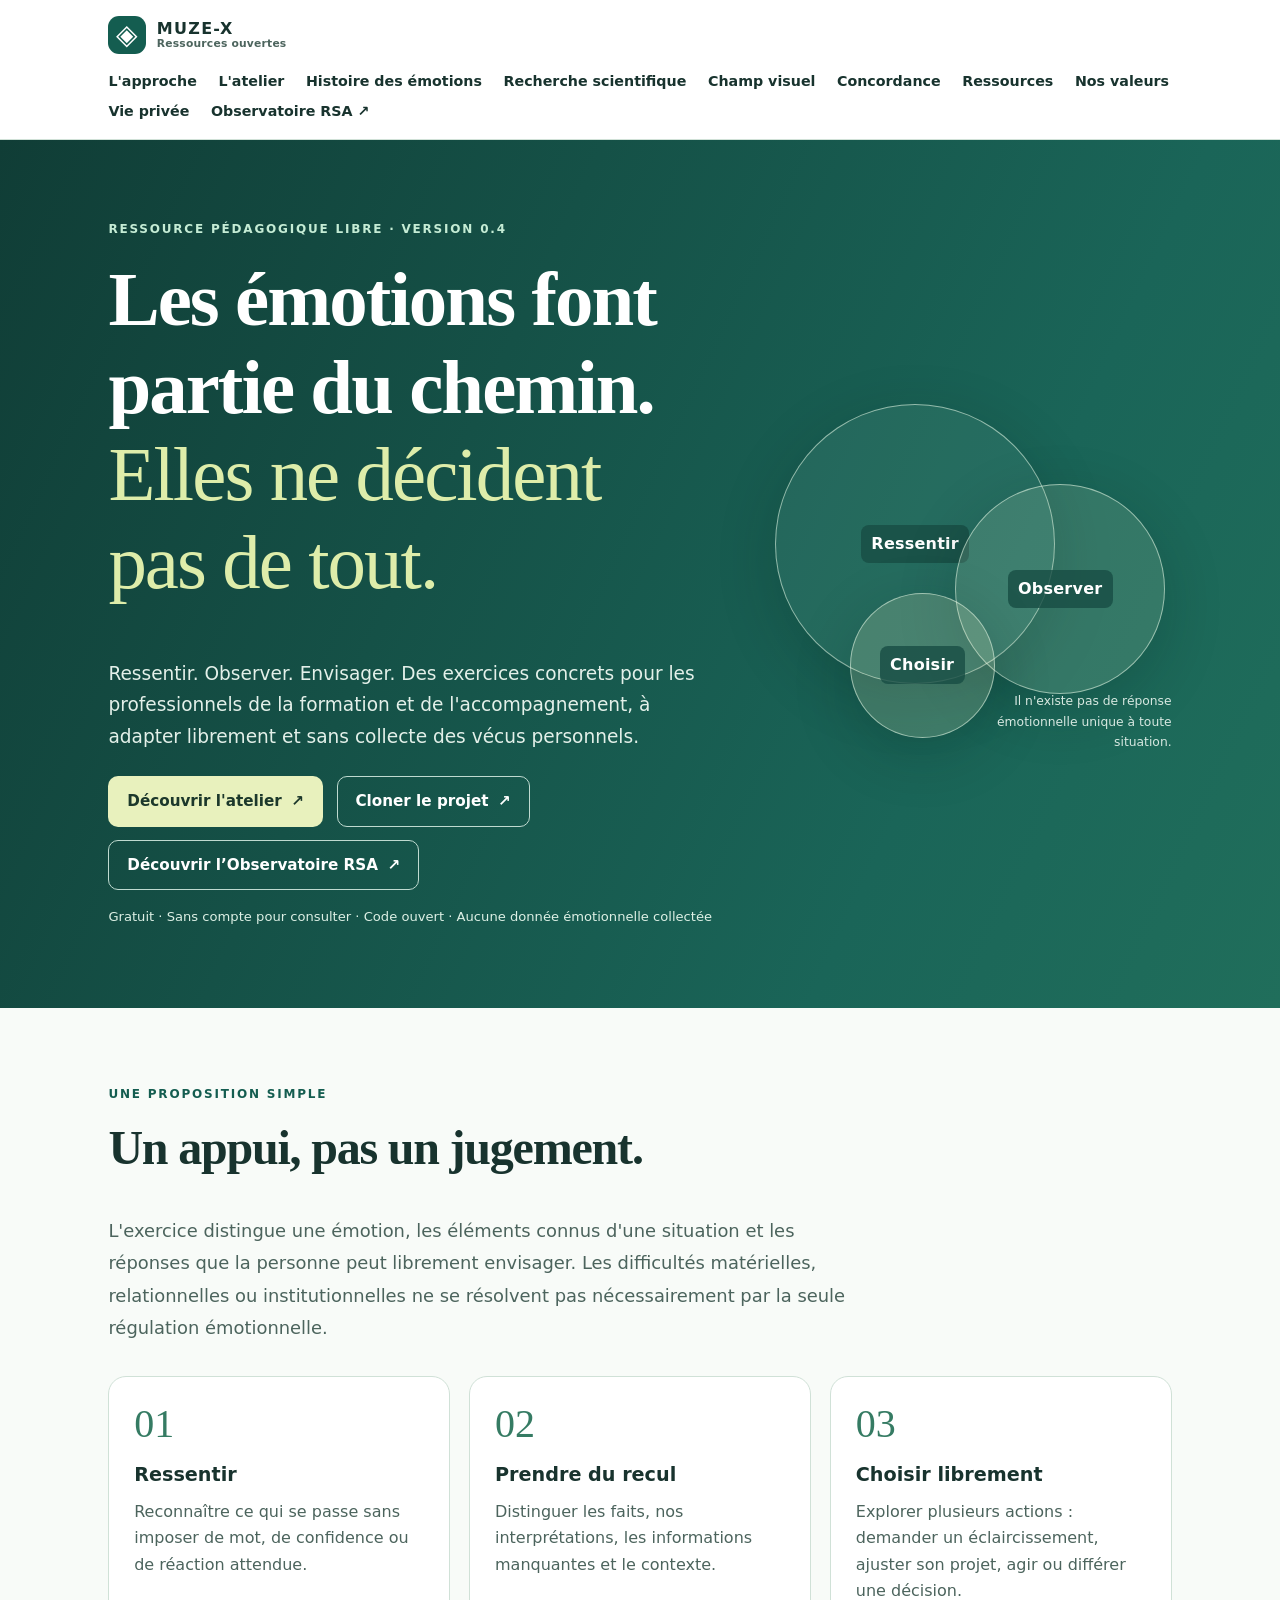
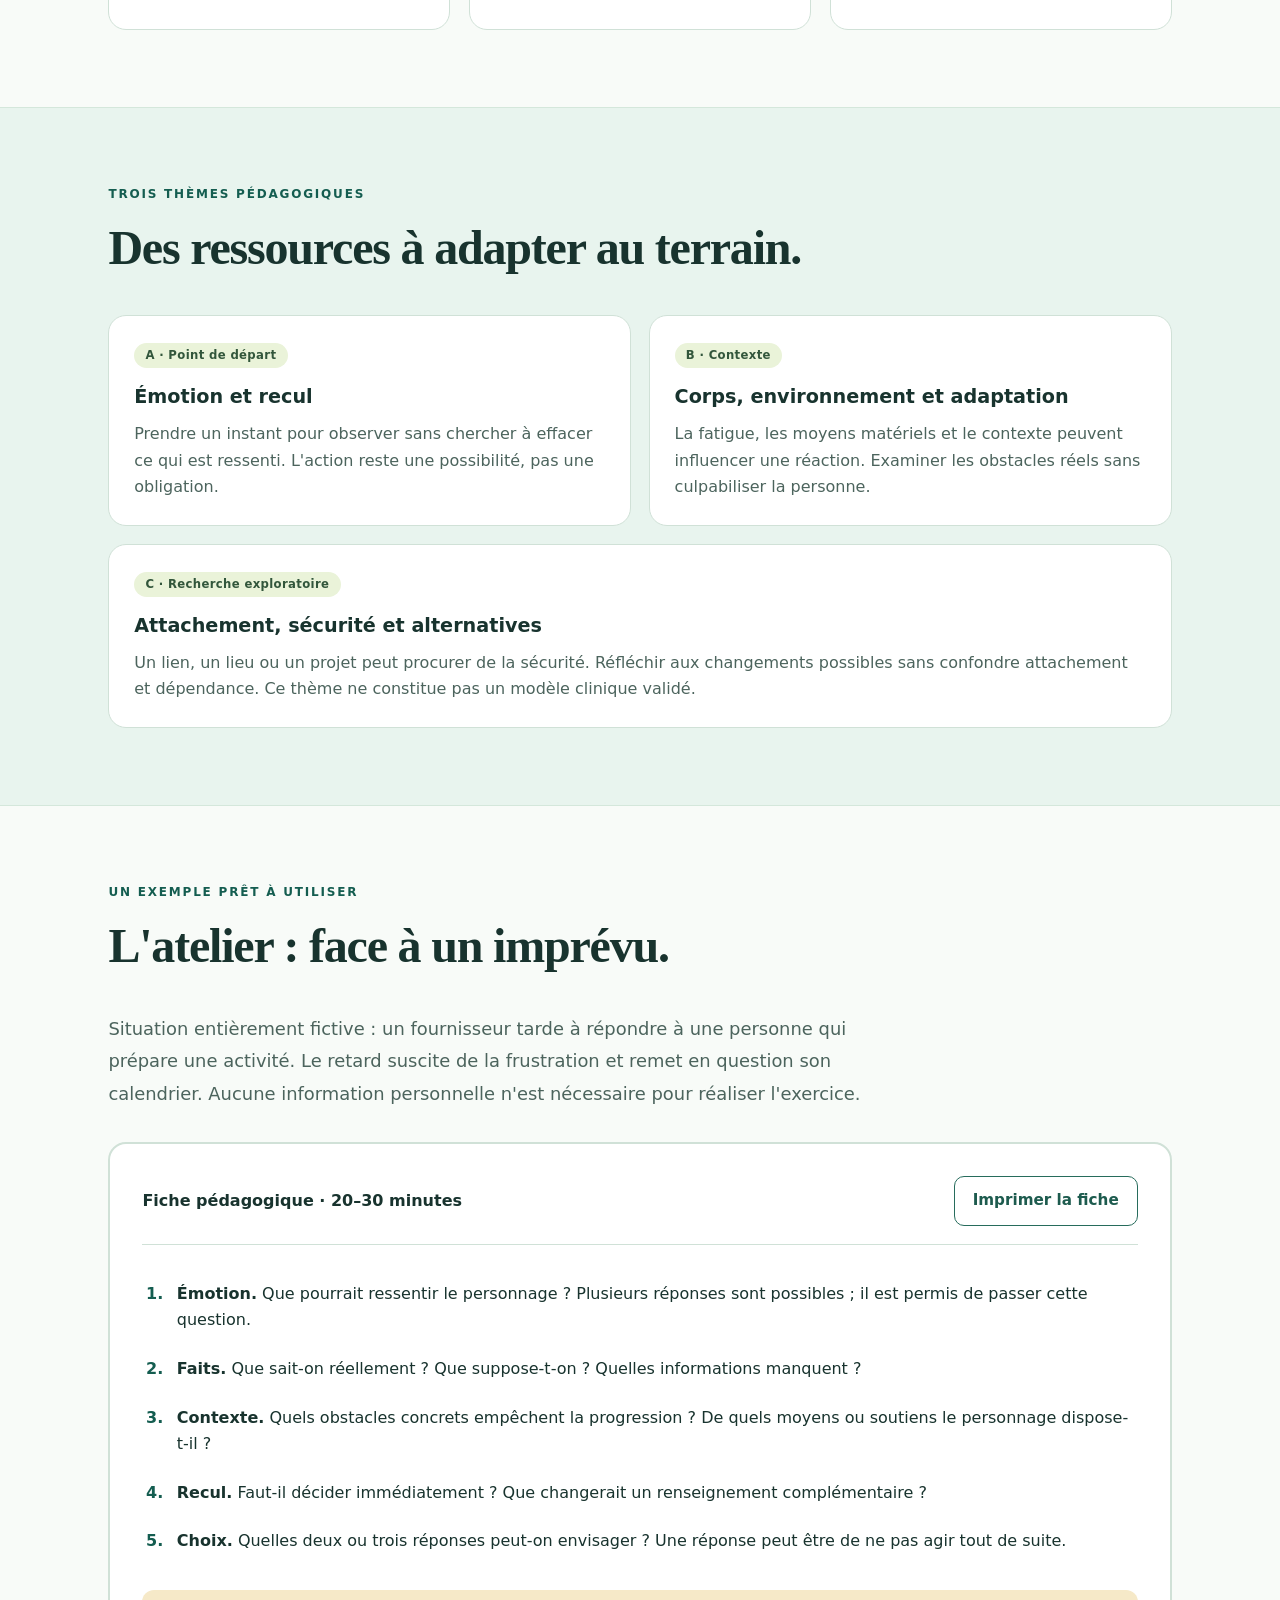
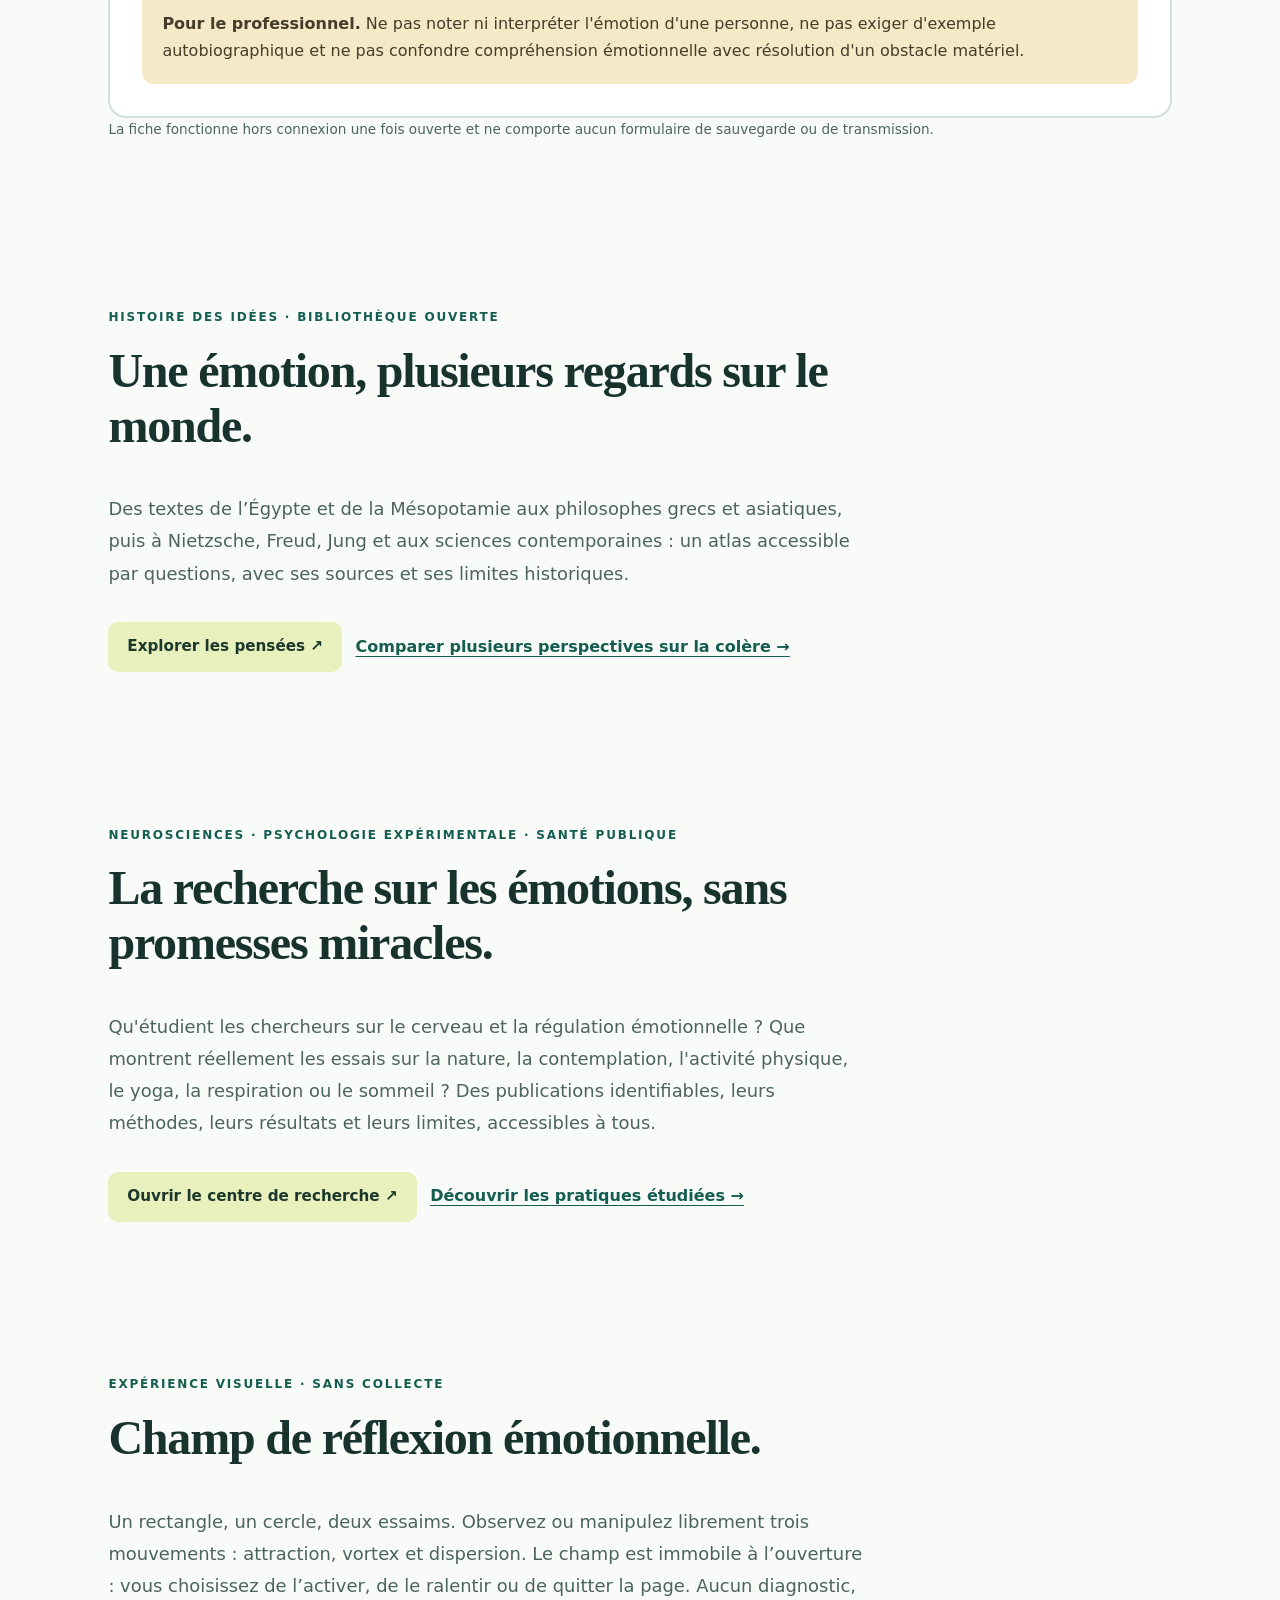
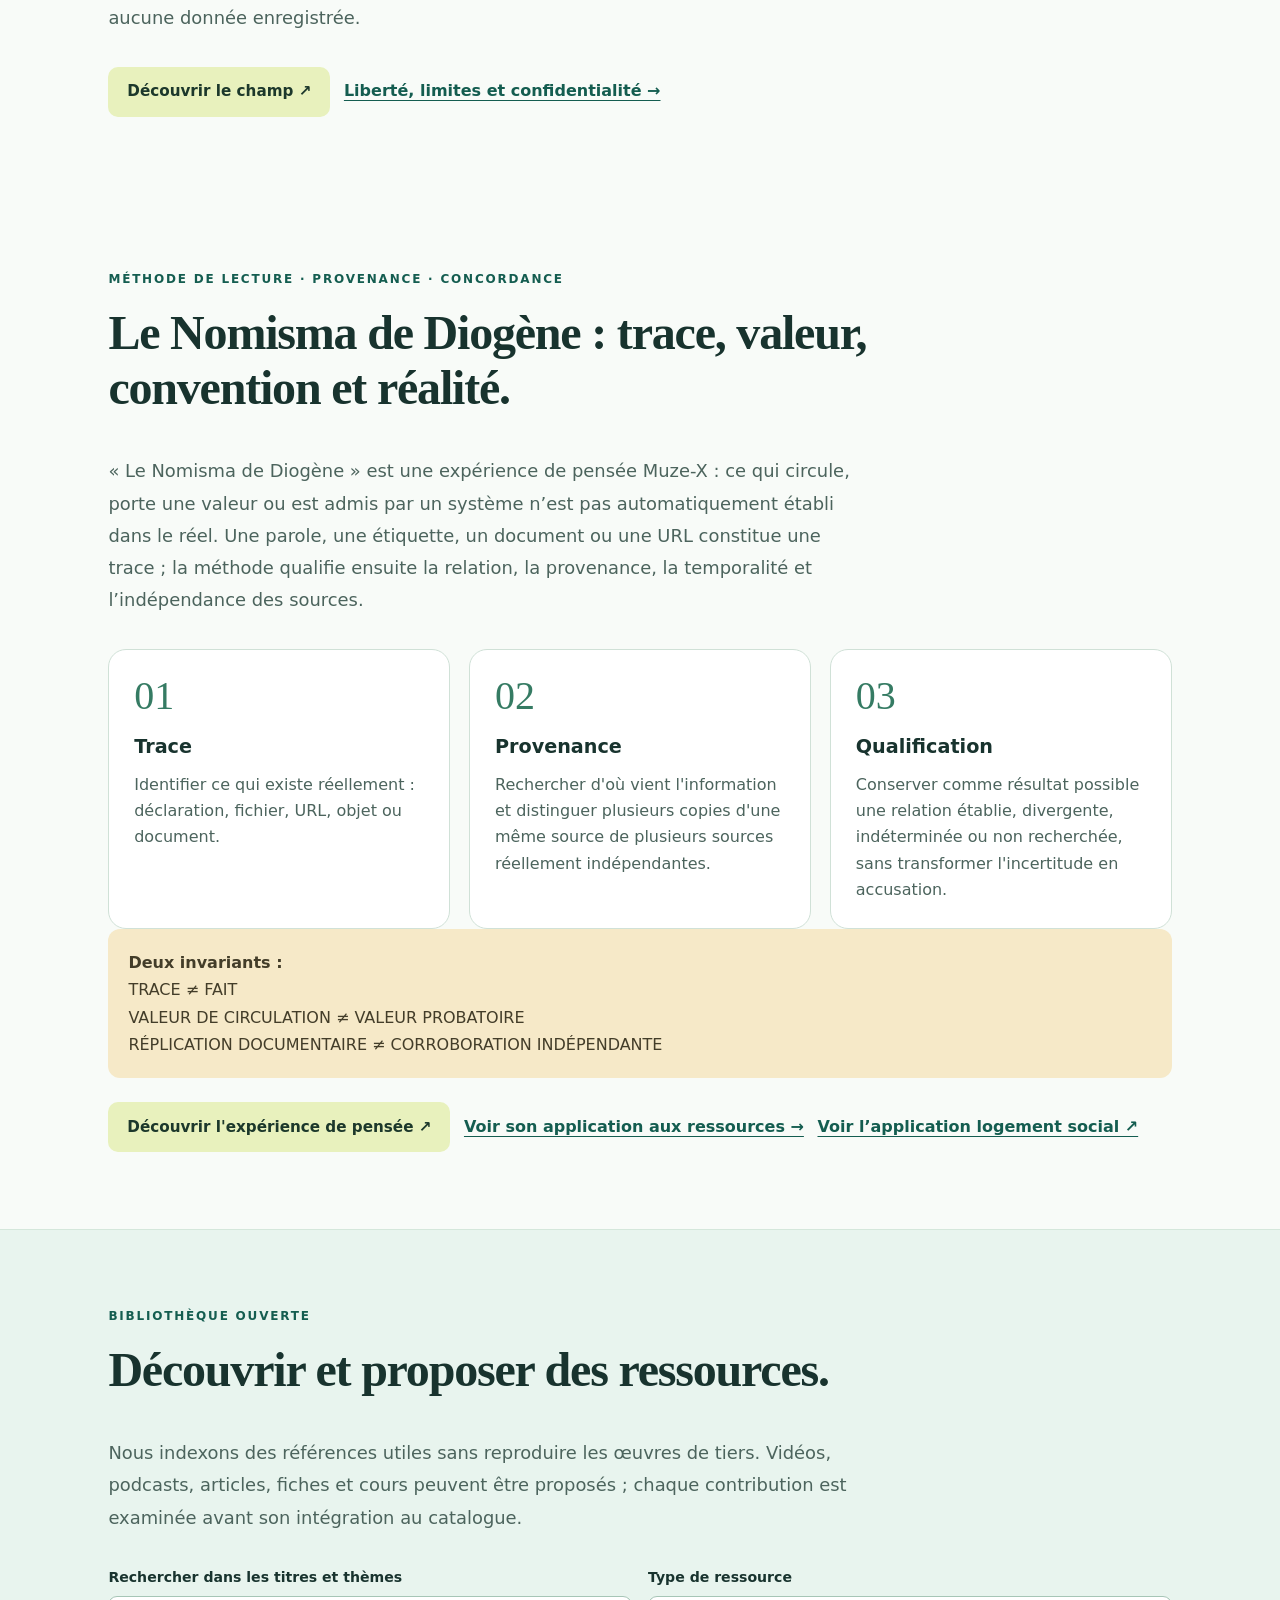
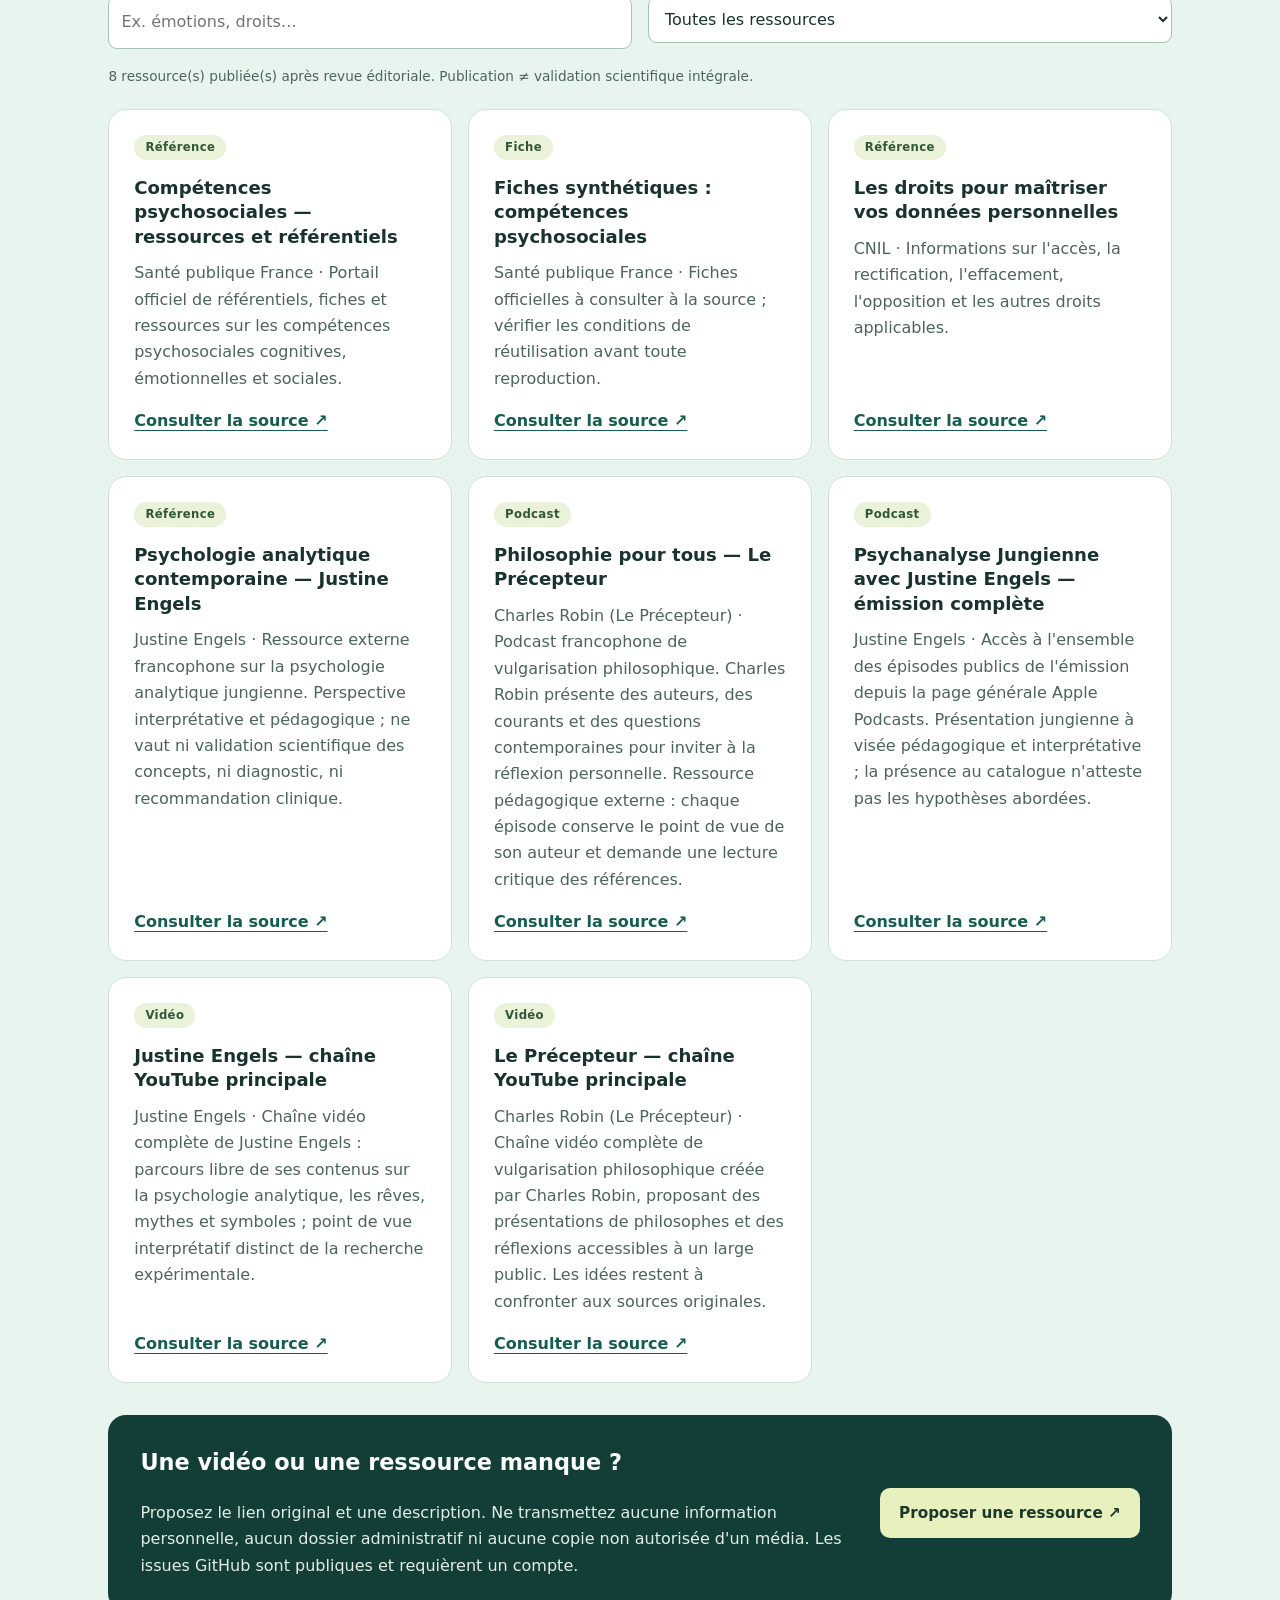
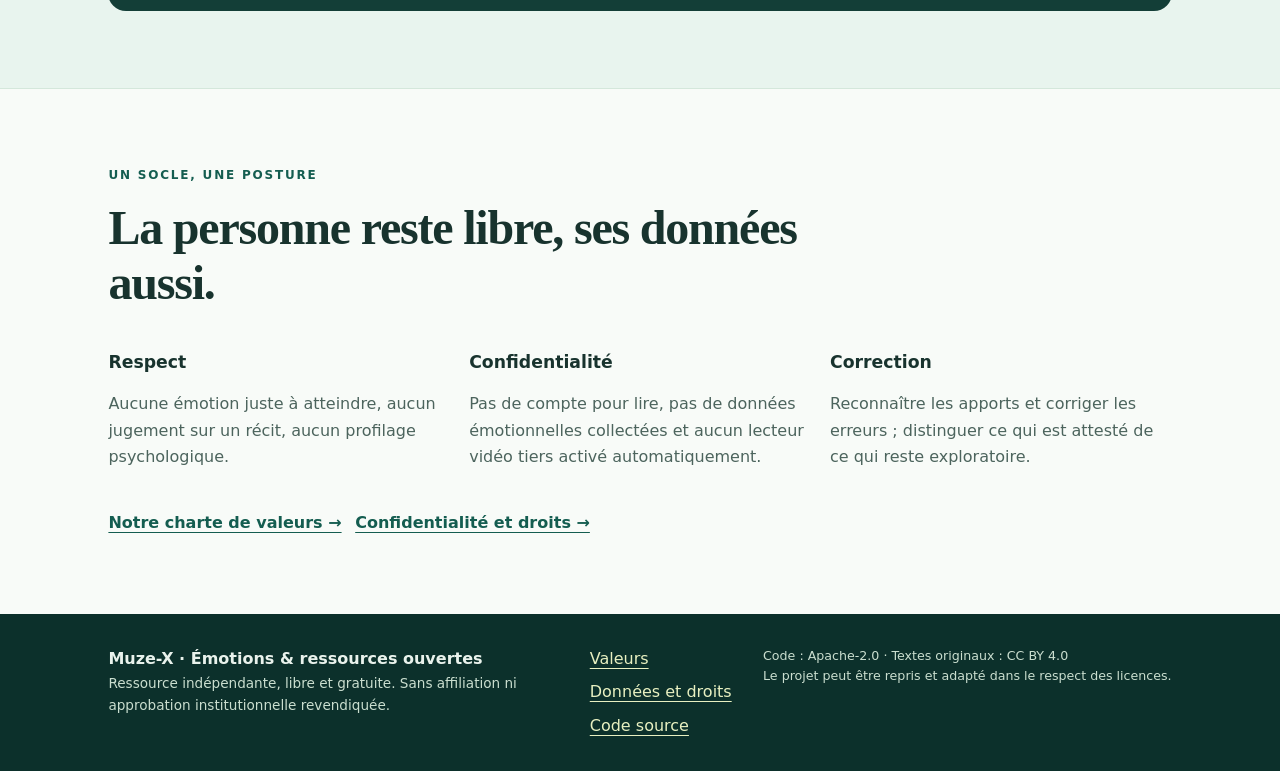
<file: index.html>
<!doctype html>
<html lang="fr">
<head>
<meta charset="utf-8">
<meta name="viewport" content="width=device-width,initial-scale=1">
<meta name="description" content="Ressources pédagogiques libres sur les émotions, le recul et les possibilités d'action. Gratuit, accessible et respectueux des données personnelles.">
<meta name="referrer" content="no-referrer">
<meta http-equiv="Content-Security-Policy" content="default-src 'self'; style-src 'self'; script-src 'self'; img-src 'self' data:; connect-src 'self'; object-src 'none'; base-uri 'self'; form-action 'none'; frame-src 'none'">
<meta name="theme-color" content="#123d38">
<title>Émotions & ressources ouvertes — Muze-X</title>
<link rel="stylesheet" href="assets/styles.css">
<script src="assets/app.js" defer></script>
</head>
<body>
<a class="skip-link" href="#main">Aller au contenu</a>
<header class="top">
  <div class="wrap top-inner">
    <a class="wordmark" href="./" aria-label="Émotions & ressources ouvertes, accueil"><span class="symbol" aria-hidden="true">◈</span><span>MUZE-X <small>Ressources ouvertes</small></span></a>
    <nav aria-label="Navigation principale"><a href="#approche">L'approche</a><a href="#atelier">L'atelier</a><a href="pensees.html">Histoire des émotions</a><a href="recherche.html">Recherche scientifique</a><a href="champ-emotionnel.html">Champ visuel</a><a href="#ressources">Ressources</a><a href="valeurs.html">Nos valeurs</a><a href="privacy.html">Vie privée</a><a href="https://muse-irs.github.io/ardeche-rsa-insertion-parcours-observatoire-public/" target="_blank" rel="noopener noreferrer" referrerpolicy="no-referrer">Observatoire RSA ↗</a></nav>
  </div>
</header>
<main id="main">
  <div class="hero">
    <div class="wrap hero-grid">
      <div>
        <p class="eyebrow">Ressource pédagogique libre · Version 0.4</p>
        <h1>Les émotions font partie du chemin.<br><em>Elles ne décident pas de tout.</em></h1>
        <p class="intro">Ressentir. Observer. Envisager. Des exercices concrets pour les professionnels de la formation et de l'accompagnement, à adapter librement et sans collecte des vécus personnels.</p>
        <div class="actions"><a class="button main-button" href="#atelier">Découvrir l'atelier <span aria-hidden="true">↗</span></a><a class="button ghost-button" href="https://github.com/Muse-IRS/muze-x-emotions-open-resources" target="_blank" rel="noopener noreferrer" referrerpolicy="no-referrer">Cloner le projet <span aria-hidden="true">↗</span></a><a class="button ghost-button" href="https://muse-irs.github.io/ardeche-rsa-insertion-parcours-observatoire-public/" target="_blank" rel="noopener noreferrer" referrerpolicy="no-referrer">Découvrir l’Observatoire RSA <span aria-hidden="true">↗</span></a></div>
        <p class="quiet">Gratuit · Sans compte pour consulter · Code ouvert · Aucune donnée émotionnelle collectée</p>
      </div>
      <div class="hero-art" aria-label="Illustration abstraite de trois possibilités ouvertes">
        <div class="orbit o-one"><span>Ressentir</span></div><div class="orbit o-two"><span>Observer</span></div><div class="orbit o-three"><span>Choisir</span></div>
        <p>Il n'existe pas de réponse émotionnelle unique à toute situation.</p>
      </div>
    </div>
  </div>
  <section class="wrap section" id="approche" aria-labelledby="approche-titre">
    <p class="eyebrow">Une proposition simple</p><h2 id="approche-titre">Un appui, pas un jugement.</h2>
    <p class="section-lead">L'exercice distingue une émotion, les éléments connus d'une situation et les réponses que la personne peut librement envisager. Les difficultés matérielles, relationnelles ou institutionnelles ne se résolvent pas nécessairement par la seule régulation émotionnelle.</p>
    <div class="three-col">
      <article class="step"><span class="step-no">01</span><h3>Ressentir</h3><p>Reconnaître ce qui se passe sans imposer de mot, de confidence ou de réaction attendue.</p></article>
      <article class="step"><span class="step-no">02</span><h3>Prendre du recul</h3><p>Distinguer les faits, nos interprétations, les informations manquantes et le contexte.</p></article>
      <article class="step"><span class="step-no">03</span><h3>Choisir librement</h3><p>Explorer plusieurs actions : demander un éclaircissement, ajuster son projet, agir ou différer une décision.</p></article>
    </div>
  </section>
  <section class="soft section" id="axes" aria-labelledby="axes-titre"><div class="wrap">
    <p class="eyebrow">Trois thèmes pédagogiques</p><h2 id="axes-titre">Des ressources à adapter au terrain.</h2>
    <div class="two-col">
      <article class="panel"><span class="tag">A · Point de départ</span><h3>Émotion et recul</h3><p>Prendre un instant pour observer sans chercher à effacer ce qui est ressenti. L'action reste une possibilité, pas une obligation.</p></article>
      <article class="panel"><span class="tag">B · Contexte</span><h3>Corps, environnement et adaptation</h3><p>La fatigue, les moyens matériels et le contexte peuvent influencer une réaction. Examiner les obstacles réels sans culpabiliser la personne.</p></article>
      <article class="panel full"><span class="tag">C · Recherche exploratoire</span><h3>Attachement, sécurité et alternatives</h3><p>Un lien, un lieu ou un projet peut procurer de la sécurité. Réfléchir aux changements possibles sans confondre attachement et dépendance. Ce thème ne constitue pas un modèle clinique validé.</p></article>
    </div>
  </div></section>
  <section class="wrap section" id="atelier" aria-labelledby="atelier-titre">
    <p class="eyebrow">Un exemple prêt à utiliser</p><h2 id="atelier-titre">L'atelier : face à un imprévu.</h2>
    <p class="section-lead">Situation entièrement fictive : un fournisseur tarde à répondre à une personne qui prépare une activité. Le retard suscite de la frustration et remet en question son calendrier. Aucune information personnelle n'est nécessaire pour réaliser l'exercice.</p>
    <div class="exercise">
      <div class="exercise-head"><strong>Fiche pédagogique · 20–30 minutes</strong><button id="print-exercise" class="button print" type="button">Imprimer la fiche</button></div>
      <ol class="questions">
        <li><strong>Émotion.</strong> Que pourrait ressentir le personnage ? Plusieurs réponses sont possibles ; il est permis de passer cette question.</li>
        <li><strong>Faits.</strong> Que sait-on réellement ? Que suppose-t-on ? Quelles informations manquent ?</li>
        <li><strong>Contexte.</strong> Quels obstacles concrets empêchent la progression ? De quels moyens ou soutiens le personnage dispose-t-il ?</li>
        <li><strong>Recul.</strong> Faut-il décider immédiatement ? Que changerait un renseignement complémentaire ?</li>
        <li><strong>Choix.</strong> Quelles deux ou trois réponses peut-on envisager ? Une réponse peut être de ne pas agir tout de suite.</li>
      </ol>
      <div class="note"><strong>Pour le professionnel.</strong> Ne pas noter ni interpréter l'émotion d'une personne, ne pas exiger d'exemple autobiographique et ne pas confondre compréhension émotionnelle avec résolution d'un obstacle matériel.</div>
    </div>
    <p class="small">La fiche fonctionne hors connexion une fois ouverte et ne comporte aucun formulaire de sauvegarde ou de transmission.</p>
  </section>
  <section class="wrap section" id="pensees-preview" aria-labelledby="pensees-preview-title"><p class="eyebrow">Histoire des idées · Bibliothèque ouverte</p><h2 id="pensees-preview-title">Une émotion, plusieurs regards sur le monde.</h2><p class="section-lead">Des textes de l’Égypte et de la Mésopotamie aux philosophes grecs et asiatiques, puis à Nietzsche, Freud, Jung et aux sciences contemporaines : un atlas accessible par questions, avec ses sources et ses limites historiques.</p><div class="actions"><a class="button main-button" href="pensees.html">Explorer les pensées ↗</a><a class="text-link" href="pensees.html#comparaison">Comparer plusieurs perspectives sur la colère →</a></div></section><section class="wrap section" id="recherche-preview" aria-labelledby="recherche-preview-title"><p class="eyebrow">Neurosciences · Psychologie expérimentale · Santé publique</p><h2 id="recherche-preview-title">La recherche sur les émotions, sans promesses miracles.</h2><p class="section-lead">Qu'étudient les chercheurs sur le cerveau et la régulation émotionnelle ? Que montrent réellement les essais sur la nature, la contemplation, l'activité physique, le yoga, la respiration ou le sommeil ? Des publications identifiables, leurs méthodes, leurs résultats et leurs limites, accessibles à tous.</p><div class="actions"><a class="button main-button" href="recherche.html">Ouvrir le centre de recherche ↗</a><a class="text-link" href="recherche.html#pratiques">Découvrir les pratiques étudiées →</a></div></section><section class="wrap section" id="champ-preview" aria-labelledby="champ-preview-title"><p class="eyebrow">Expérience visuelle · Sans collecte</p><h2 id="champ-preview-title">Champ de réflexion émotionnelle.</h2><p class="section-lead">Un rectangle, un cercle, deux essaims. Observez ou manipulez librement trois mouvements : attraction, vortex et dispersion. Le champ est immobile à l’ouverture : vous choisissez de l’activer, de le ralentir ou de quitter la page. Aucun diagnostic, aucune donnée enregistrée.</p><div class="actions"><a class="button main-button" href="champ-emotionnel.html">Découvrir le champ ↗</a><a class="text-link" href="champ-emotionnel.html#limites">Liberté, limites et confidentialité →</a></div></section><section class="soft section" id="ressources" aria-labelledby="ressources-titre"><div class="wrap">
    <p class="eyebrow">Bibliothèque ouverte</p><h2 id="ressources-titre">Découvrir et proposer des ressources.</h2>
    <p class="section-lead">Nous indexons des références utiles sans reproduire les œuvres de tiers. Vidéos, podcasts, articles, fiches et cours peuvent être proposés ; chaque contribution est examinée avant son intégration au catalogue.</p>
    <div class="filters">
      <div class="field"><label for="resource-search">Rechercher dans les titres et thèmes</label><input type="search" id="resource-search" placeholder="Ex. émotions, droits…" autocomplete="off" maxlength="100"></div>
      <div class="field"><label for="resource-filter">Type de ressource</label><select id="resource-filter"><option value="all">Toutes les ressources</option><option value="reference">Références</option><option value="fiche">Fiches</option><option value="video">Vidéos</option><option value="podcast">Podcasts</option><option value="article">Articles</option><option value="course">Cours</option></select></div>
    </div>
    <p class="small" id="resource-status" aria-live="polite">Les ressources ci-dessous sont publiques. Le catalogue peut être enrichi.</p>
    <div id="resource-list" class="resources">
      <article class="resource"><span class="tag">Référence publique</span><h3>Compétences psychosociales</h3><p>Santé publique France · Référentiels et outils officiels.</p><a href="https://www.santepubliquefrance.fr/competences-psychosociales" target="_blank" rel="noopener noreferrer" referrerpolicy="no-referrer">Consulter la source ↗</a></article>
      <article class="resource"><span class="tag">Fiches</span><h3>Fiches synthétiques sur les compétences psychosociales</h3><p>Santé publique France · Supports sur les compétences émotionnelles, cognitives et sociales.</p><a href="https://www.santepubliquefrance.fr/competences-psychosociales/fiches-synthetiques-sur-les-competences-psychosociales-cognitives-emotionnelles-et-sociales" target="_blank" rel="noopener noreferrer" referrerpolicy="no-referrer">Consulter la source ↗</a></article>
      <article class="resource"><span class="tag">Droits</span><h3>Maîtriser ses données personnelles</h3><p>CNIL · Information et exercice des droits.</p><a href="https://www.cnil.fr/fr/mes-demarches/les-droits-pour-maitriser-vos-donnees-personnelles" target="_blank" rel="noopener noreferrer" referrerpolicy="no-referrer">Consulter la source ↗</a></article>
    </div>
    <div class="contribute">
      <div><h3>Une vidéo ou une ressource manque ?</h3><p>Proposez le lien original et une description. Ne transmettez aucune information personnelle, aucun dossier administratif ni aucune copie non autorisée d'un média. Les issues GitHub sont publiques et requièrent un compte.</p></div>
      <a class="button main-button" href="https://github.com/Muse-IRS/muze-x-emotions-open-resources/issues/new/choose" target="_blank" rel="noopener noreferrer" referrerpolicy="no-referrer">Proposer une ressource ↗</a>
    </div>
  </div></section>
  <section class="wrap section ethics" aria-labelledby="values-title">
    <p class="eyebrow">Un socle, une posture</p><h2 id="values-title">La personne reste libre, ses données aussi.</h2>
    <div class="three-col">
      <div><h3>Respect</h3><p>Aucune émotion juste à atteindre, aucun jugement sur un récit, aucun profilage psychologique.</p></div>
      <div><h3>Confidentialité</h3><p>Pas de compte pour lire, pas de données émotionnelles collectées et aucun lecteur vidéo tiers activé automatiquement.</p></div>
      <div><h3>Correction</h3><p>Reconnaître les apports et corriger les erreurs ; distinguer ce qui est attesté de ce qui reste exploratoire.</p></div>
    </div>
    <div class="actions"><a class="text-link" href="valeurs.html">Notre charte de valeurs →</a><a class="text-link" href="privacy.html">Confidentialité et droits →</a></div>
  </section>
</main>
<footer class="footer"><div class="wrap footer-grid"><div><strong>Muze-X · Émotions & ressources ouvertes</strong><p>Ressource indépendante, libre et gratuite. Sans affiliation ni approbation institutionnelle revendiquée.</p></div><nav aria-label="Liens du pied de page"><a href="valeurs.html">Valeurs</a><a href="privacy.html">Données et droits</a><a href="https://github.com/Muse-IRS/muze-x-emotions-open-resources" target="_blank" rel="noopener noreferrer" referrerpolicy="no-referrer">Code source</a></nav><p class="license-note">Code : Apache-2.0 · Textes originaux : CC BY 4.0<br>Le projet peut être repris et adapté dans le respect des licences.</p></div></footer>
</body>
</html>
</file>
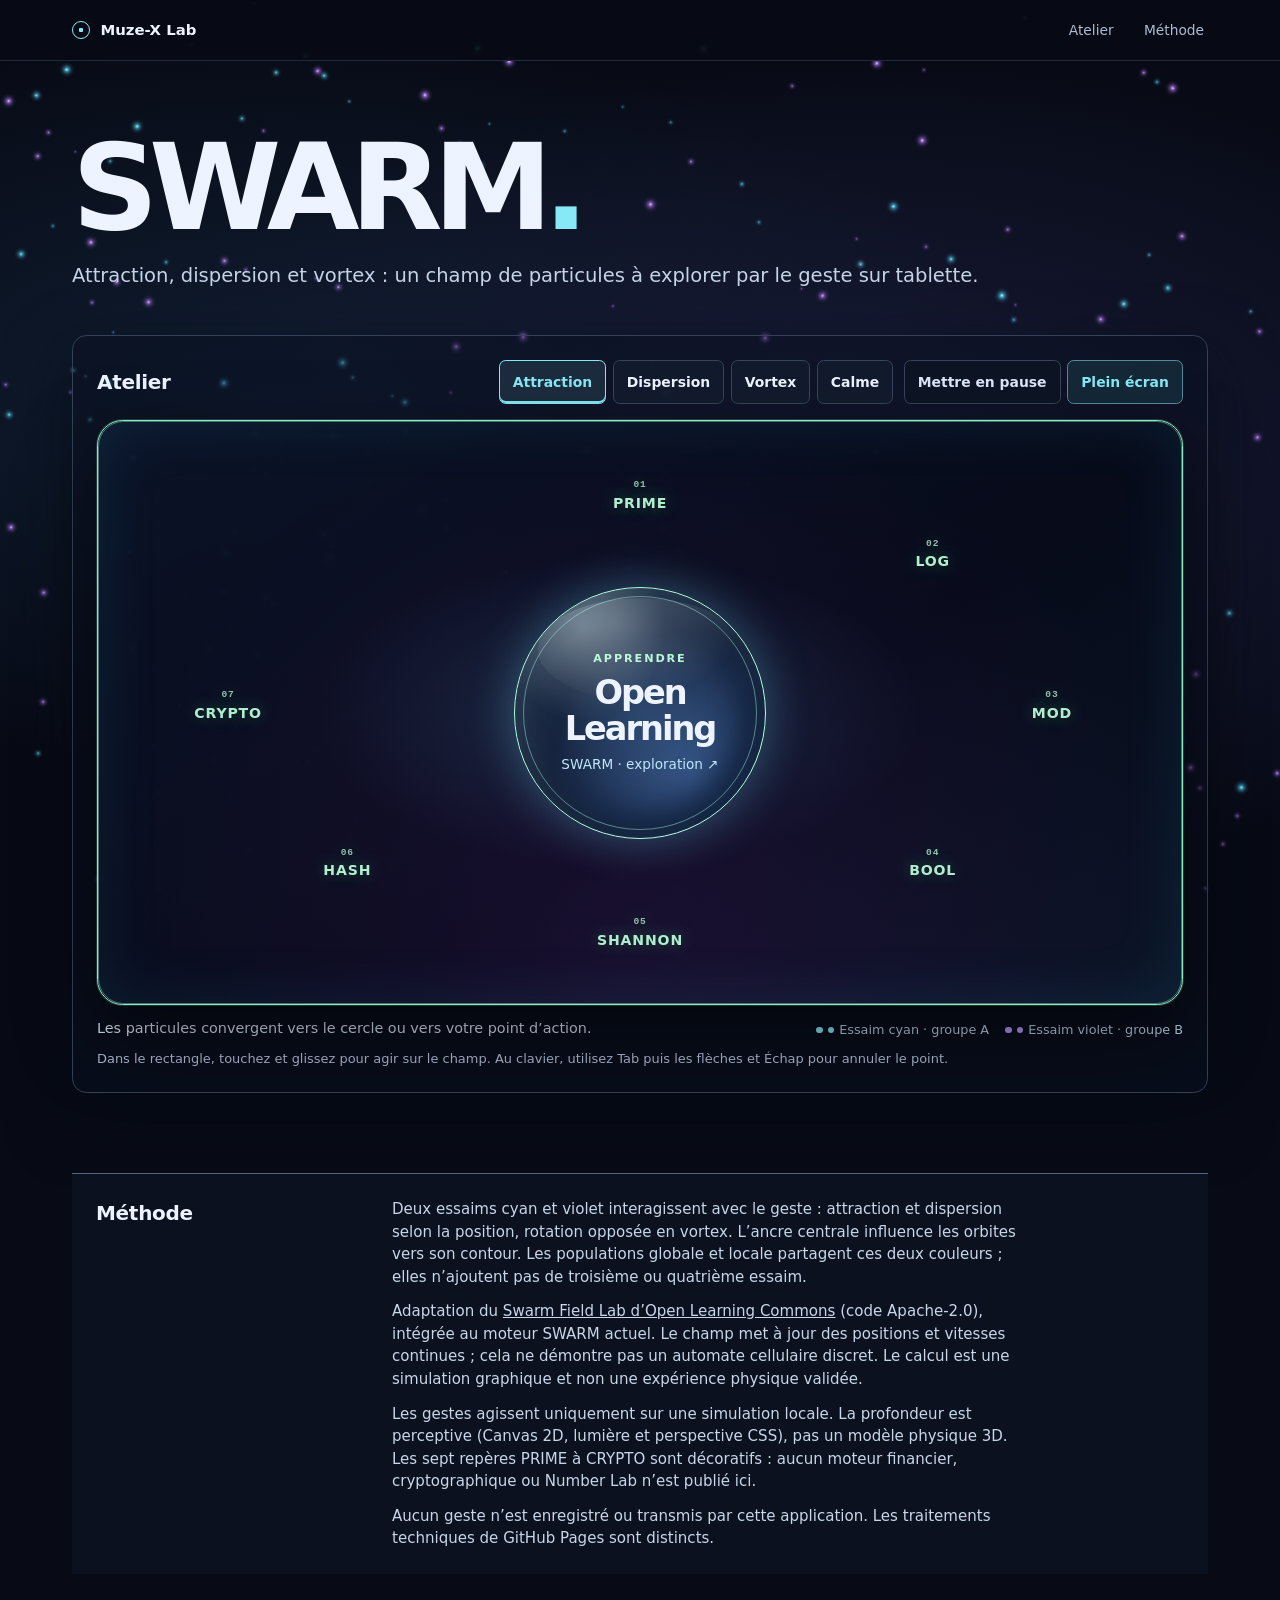
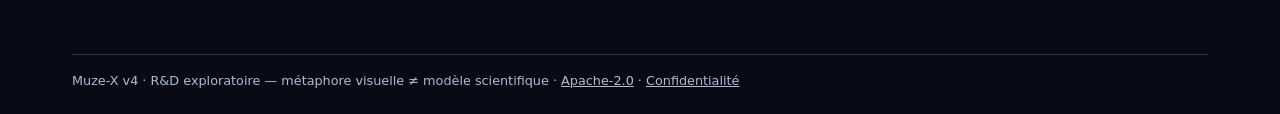
<file: swarm/index.html>
<!doctype html>
<html lang="fr">
<head>
  <meta charset="utf-8">
  <meta name="viewport" content="width=device-width, initial-scale=1, viewport-fit=cover">
  <meta name="color-scheme" content="dark">
  <meta name="theme-color" content="#080b16">
  <meta name="description" content="SWARM, simulation graphique tactile de particules : attraction, dispersion et vortex, optimisée pour tablette.">
  <meta name="referrer" content="no-referrer">
  <meta http-equiv="Content-Security-Policy" content="default-src 'self'; script-src 'self'; style-src 'self'; img-src 'self' data:; connect-src 'none'; object-src 'none'; base-uri 'self'; form-action 'none'">
  <title>SWARM · Tablette tactile — Muze-X Lab</title>
  <link rel="icon" href="data:,">
  <link rel="stylesheet" href="./styles.css">
</head>
<body>
  <canvas id="swarm-canvas" aria-hidden="true"></canvas>
  <div class="vignette" aria-hidden="true"></div>
  <a class="skip-link" href="#atelier">Aller à l’atelier</a>
  <header class="topbar">
    <div class="shell topbar-inner">
      <a class="brand" href="#accueil"><span class="brand-mark" aria-hidden="true"></span>Muze-X Lab</a>
      <nav aria-label="Navigation principale">
        <a href="#atelier">Atelier</a>
        <a href="#architecture">Méthode</a>
      </nav>
    </div>
  </header>

  <main class="shell" id="accueil">
    <section class="intro" aria-labelledby="titre">
      <h1 id="titre">SWARM<span>.</span></h1>
      <p>Attraction, dispersion et vortex : un champ de particules à explorer par le geste sur tablette.</p>
    </section>

    <section class="atelier" id="atelier" tabindex="-1" aria-labelledby="atelier-title">
      <div class="toolbar">
        <h2 id="atelier-title">Atelier</h2>
        <div id="swarm-controls" class="toolbar-controls" hidden>
          <div class="modes" role="group" aria-label="Mouvement des particules">
            <button type="button" data-mode="attraction" aria-pressed="true">Attraction</button>
            <button type="button" data-mode="dispersion" aria-pressed="false">Dispersion</button>
            <button type="button" data-mode="vortex" aria-pressed="false">Vortex</button>
            <button type="button" data-mode="calme" aria-pressed="false">Calme</button>
          </div>
          <div class="view-actions">
            <button id="pause-field" type="button">Mettre en pause</button>
            <button id="swarm-screen" type="button" aria-controls="geometry" aria-expanded="false">Plein écran</button>
          </div>
        </div>
      </div>

      <div class="geometry" id="geometry" data-swarm-boundary="rectangle" role="region"
           aria-label="Champ de particules : attraction, dispersion et vortex">
        <a class="orb" id="swarm-anchor" data-swarm-anchor href="#architecture"><span class="orb-kicker">APPRENDRE</span><strong>Open Learning</strong><span>SWARM · exploration ↗</span></a>
        <div class="swarm-markers" aria-hidden="true">
          <span class="swarm-marker pos-1"><small>01</small><strong>PRIME</strong></span>
          <span class="swarm-marker pos-2"><small>02</small><strong>LOG</strong></span>
          <span class="swarm-marker pos-3"><small>03</small><strong>MOD</strong></span>
          <span class="swarm-marker pos-4"><small>04</small><strong>BOOL</strong></span>
          <span class="swarm-marker pos-5"><small>05</small><strong>SHANNON</strong></span>
          <span class="swarm-marker pos-6"><small>06</small><strong>HASH</strong></span>
          <span class="swarm-marker pos-7"><small>07</small><strong>CRYPTO</strong></span>
        </div>
      </div>

      <div class="field-info">
        <p id="swarm-status" role="status">L’animation nécessite JavaScript et Canvas 2D. La méthode est accessible dans le cercle.</p>
        <ul class="legend" aria-label="Couleurs des essaims">
          <li><span class="swatches cyan" aria-hidden="true"></span>Essaim cyan · groupe A</li>
          <li><span class="swatches violet" aria-hidden="true"></span>Essaim violet · groupe B</li>
        </ul>
      </div>
      <p id="field-hint" hidden>Dans le rectangle, touchez et glissez pour agir sur le champ. Au clavier, utilisez Tab puis les flèches et Échap pour annuler le point.</p>
    </section>

    <section class="method" id="architecture" tabindex="-1" aria-labelledby="method-title">
      <h2 id="method-title">Méthode</h2>
      <div>
        <p>Deux essaims cyan et violet interagissent avec le geste : attraction et dispersion selon la position, rotation opposée en vortex. L’ancre centrale influence les orbites vers son contour. Les populations globale et locale partagent ces deux couleurs ; elles n’ajoutent pas de troisième ou quatrième essaim.</p>
        <p>Adaptation du <a href="https://github.com/Muse-IRS/muze-x-open-learning-commons/blob/7b423d9a6d415c5f84c04fa1caa037dfe169ac37/public/assets/swarm.js" rel="noopener noreferrer">Swarm Field Lab d’Open Learning Commons</a> (code Apache-2.0), intégrée au moteur SWARM actuel. Le champ met à jour des positions et vitesses continues ; cela ne démontre pas un automate cellulaire discret. Le calcul est une simulation graphique et non une expérience physique validée.</p>
        <p>Les gestes agissent uniquement sur une simulation locale. La profondeur est perceptive (Canvas 2D, lumière et perspective CSS), pas un modèle physique 3D. Les sept repères PRIME à CRYPTO sont décoratifs : aucun moteur financier, cryptographique ou Number Lab n’est publié ici.</p><p>Aucun geste n’est enregistré ou transmis par cette application. Les traitements techniques de GitHub Pages sont distincts.</p>
      </div>
    </section>
  </main>

  <footer class="shell">Muze-X v4 · R&D exploratoire — métaphore visuelle ≠ modèle scientifique · <a href="../LICENSE">Apache-2.0</a> · <a href="../privacy.html">Confidentialité</a></footer>
  <script type="module" src="./app.mjs"></script>
</body>
</html>
</file>
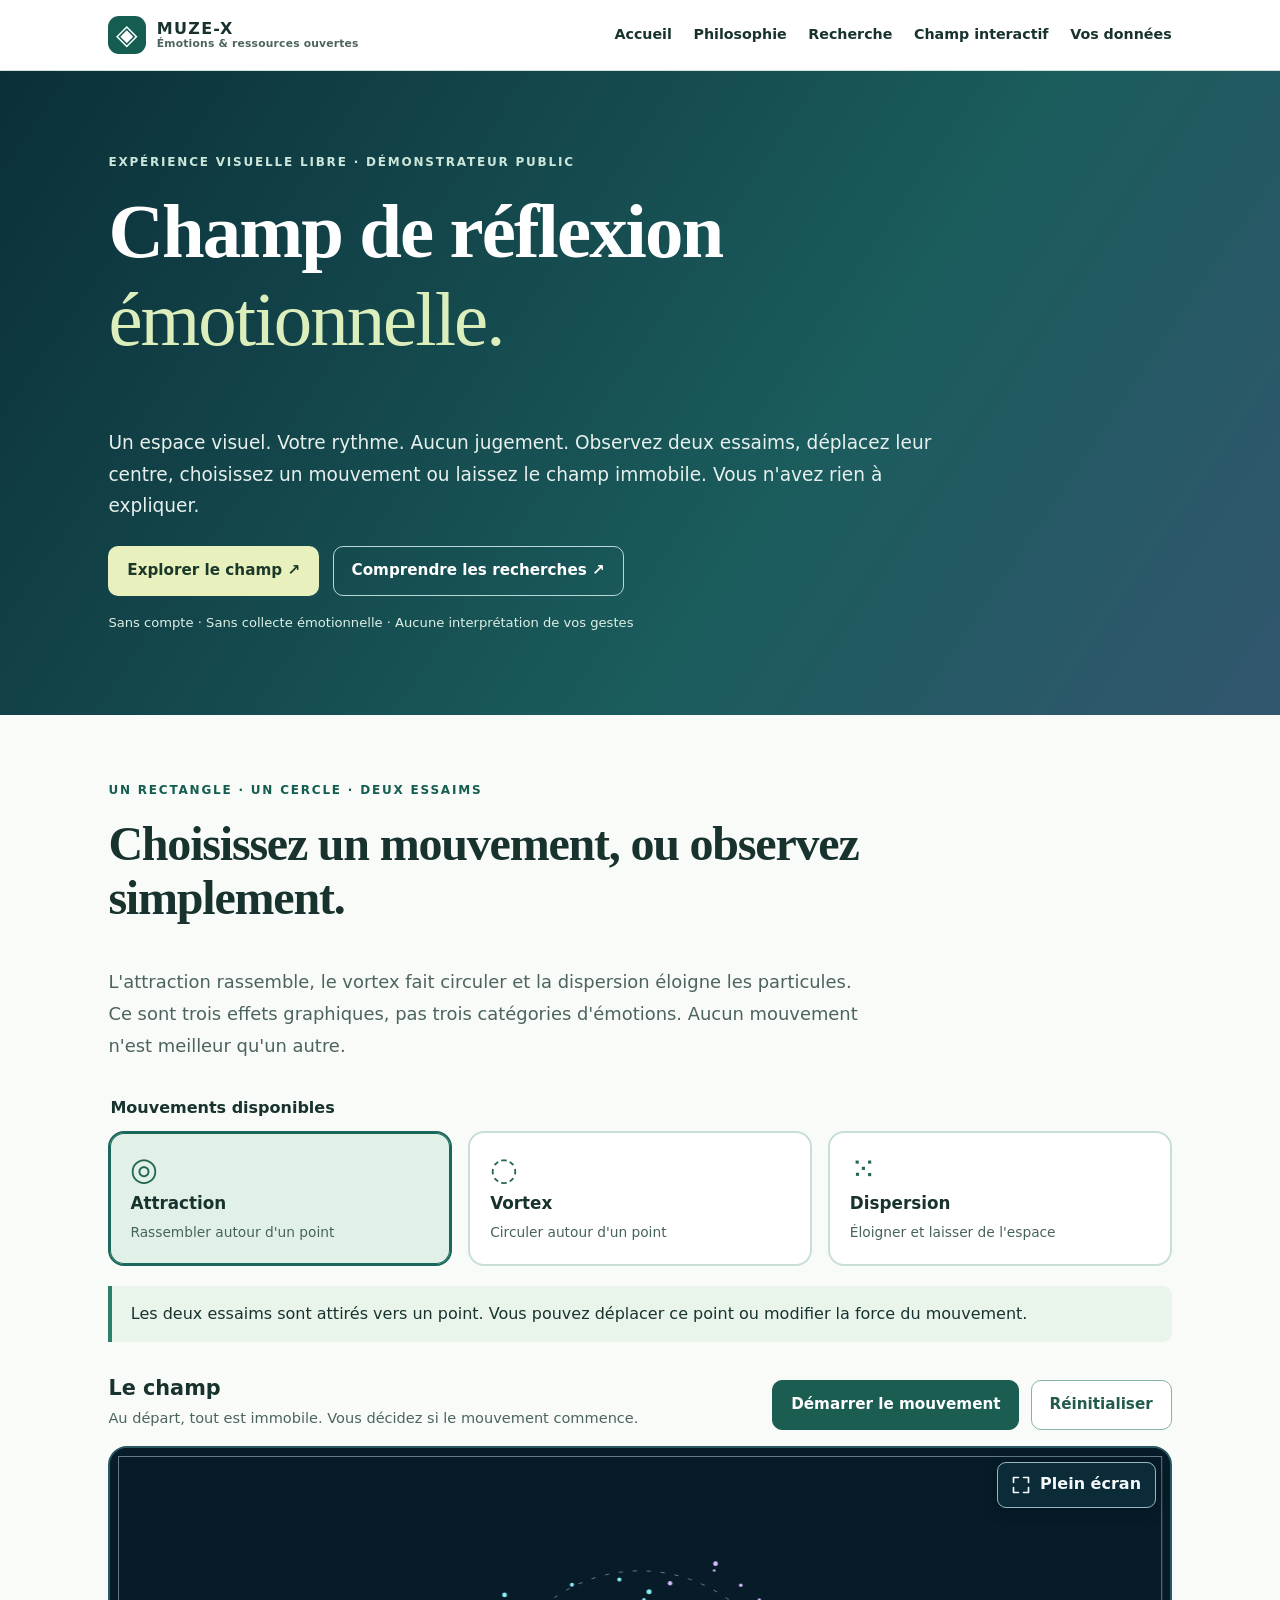
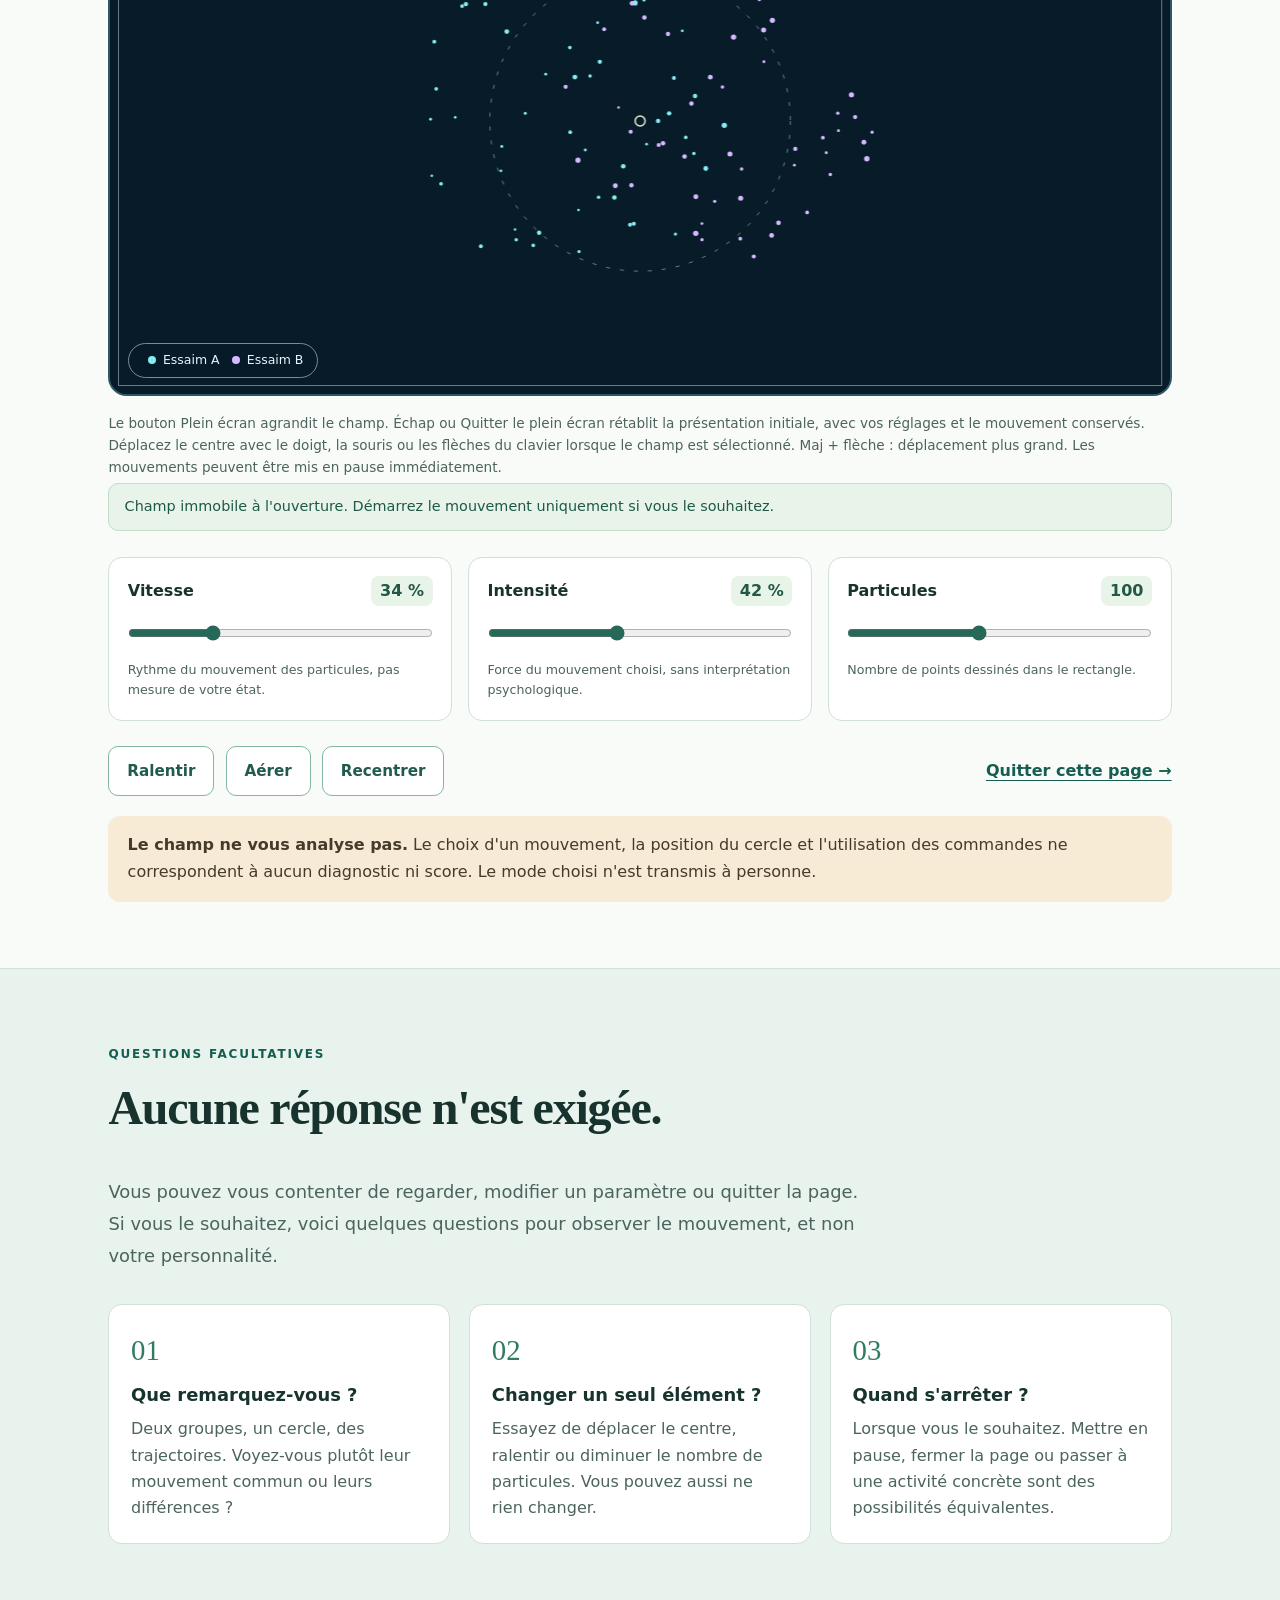
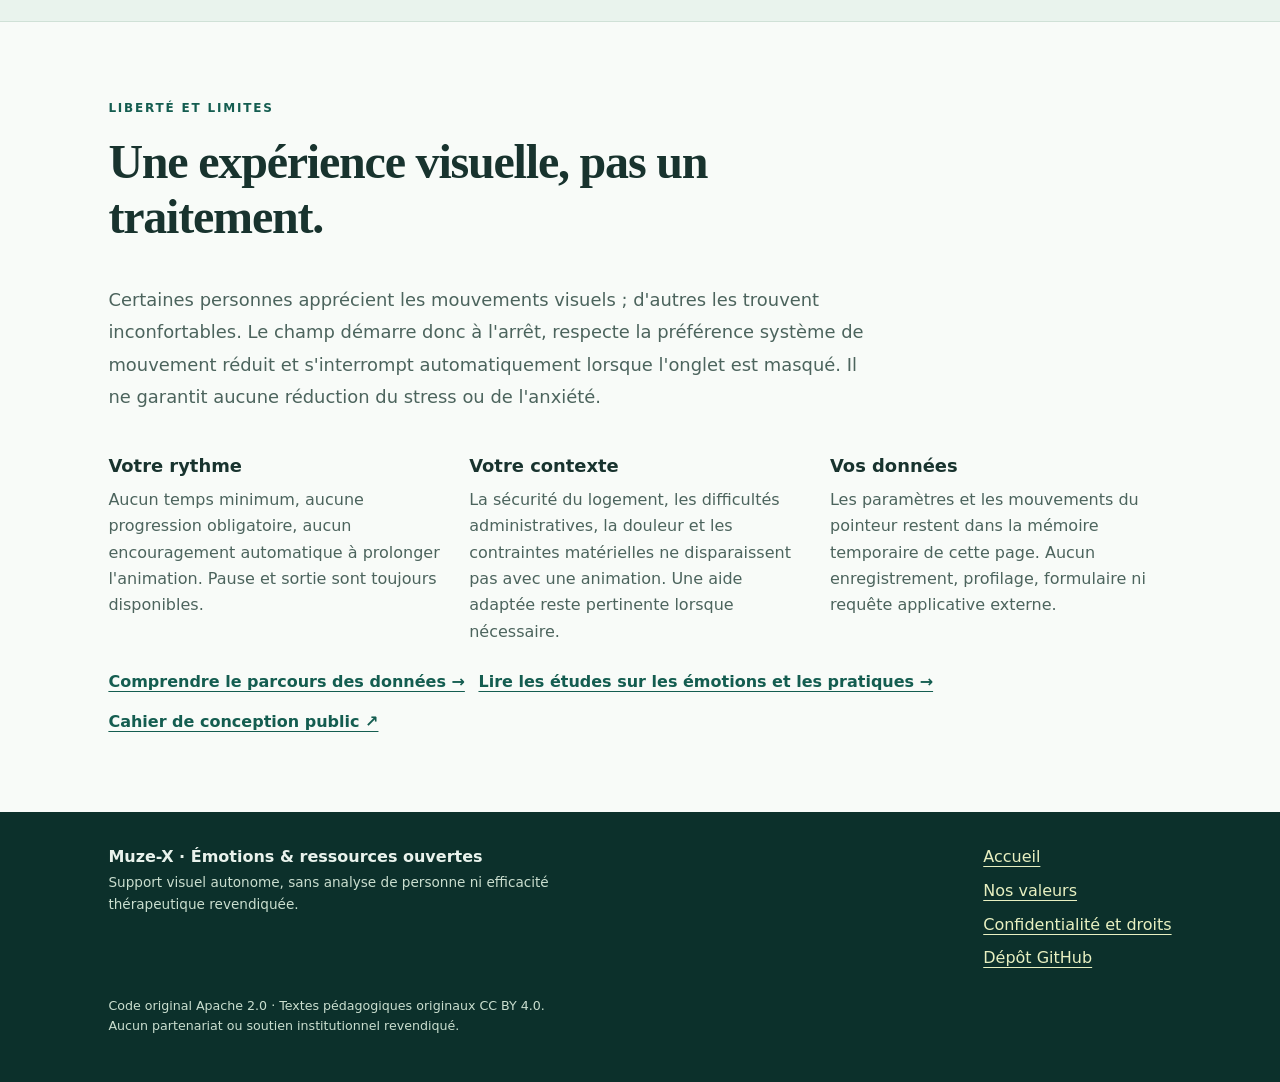
<file: champ-emotionnel.html>
<!doctype html>
<html lang="fr">
<head>
<meta charset="utf-8">
<meta name="viewport" content="width=device-width,initial-scale=1">
<meta name="description" content="Champ de réflexion émotionnelle : deux essaims, un cercle, un rectangle et trois mouvements visuels au choix. Sans compte, sans diagnostic et sans collecte.">
<meta name="referrer" content="no-referrer">
<meta name="theme-color" content="#102e35">
<meta http-equiv="Content-Security-Policy" content="default-src 'self'; style-src 'self'; script-src 'self'; img-src 'self' data:; connect-src 'self'; object-src 'none'; frame-src 'none'; base-uri 'self'; form-action 'none'">
<title>Champ de réflexion émotionnelle — Muze-X</title>
<link rel="stylesheet" href="assets/styles.css">
<link rel="stylesheet" href="assets/champ-emotionnel.css">
<script type="module" src="assets/champ-emotionnel.mjs"></script>
</head>
<body class="emotion-page">
<a class="skip-link" href="#main">Aller au contenu</a>
<header class="top">
<div class="wrap top-inner">
<a class="wordmark" href="./" aria-label="Muze-X, retour à l'accueil"><span class="symbol" aria-hidden="true">◈</span><span>MUZE-X <small>Émotions & ressources ouvertes</small></span></a>
<nav aria-label="Navigation principale">
<a href="./">Accueil</a><a href="pensees.html">Philosophie</a><a href="recherche.html">Recherche</a><a href="#le-champ">Champ interactif</a><a href="privacy.html">Vos données</a>
</nav>
</div>
</header>
<main id="main">
<section class="emotion-hero">
<div class="wrap emotion-hero-inner">
<p class="eyebrow">Expérience visuelle libre · Démonstrateur public</p>
<h1>Champ de réflexion<br><em>émotionnelle.</em></h1>
<p class="intro">Un espace visuel. Votre rythme. Aucun jugement. Observez deux essaims, déplacez leur centre, choisissez un mouvement ou laissez le champ immobile. Vous n'avez rien à expliquer.</p>
<div class="actions">
<a class="button main-button" href="#le-champ">Explorer le champ ↗</a>
<a class="button field-hero-link" href="recherche.html">Comprendre les recherches ↗</a>
</div>
<p class="quiet">Sans compte · Sans collecte émotionnelle · Aucune interprétation de vos gestes</p>
</div>
</section>
<section class="wrap section field-section" id="le-champ" aria-labelledby="field-title">
<p class="eyebrow">Un rectangle · Un cercle · Deux essaims</p>
<h2 id="field-title">Choisissez un mouvement, ou observez simplement.</h2>
<p class="section-lead">L'attraction rassemble, le vortex fait circuler et la dispersion éloigne les particules. Ce sont trois effets graphiques, pas trois catégories d'émotions. Aucun mouvement n'est meilleur qu'un autre.</p>
<fieldset class="mode-fieldset">
<legend>Mouvements disponibles</legend>
<div class="mode-grid" role="group" aria-label="Mouvements visuels au choix">
<button type="button" class="mode-choice" data-mode="attraction" aria-pressed="true"><span class="mode-illustration" aria-hidden="true">◎</span><span class="mode-title">Attraction</span><span class="mode-subtitle">Rassembler autour d'un point</span></button>
<button type="button" class="mode-choice" data-mode="vortex" aria-pressed="false"><span class="mode-illustration" aria-hidden="true">◌</span><span class="mode-title">Vortex</span><span class="mode-subtitle">Circuler autour d'un point</span></button>
<button type="button" class="mode-choice" data-mode="dispersion" aria-pressed="false"><span class="mode-illustration" aria-hidden="true">⁙</span><span class="mode-title">Dispersion</span><span class="mode-subtitle">Éloigner et laisser de l'espace</span></button>
</div>
</fieldset>
<p id="mode-description" class="mode-description">Les deux essaims sont attirés vers un point. Vous pouvez déplacer ce point ou modifier la force du mouvement.</p>
<div class="field-header">
<div><h3>Le champ</h3><p>Au départ, tout est immobile. Vous décidez si le mouvement commence.</p></div>
<div class="field-primary-actions">
<button id="champ-play" type="button" class="button field-primary" aria-pressed="false">Démarrer le mouvement</button>
<button id="champ-reset" type="button" class="button field-outline">Réinitialiser</button>
</div>
</div>
<div class="field-shell" id="champ-surface" aria-label="Zone de mouvement graphique">
<div class="field-fullscreen-toolbar" role="group" aria-label="Contrôles du champ en plein écran">
  <button id="champ-fullscreen-play" type="button" class="field-fullscreen-button field-fullscreen-pause" hidden>Mettre en pause</button>
  <button id="champ-fullscreen" type="button" class="field-fullscreen-button" aria-pressed="false" aria-label="Afficher les essaims en plein écran" title="Agrandir le champ comme une vidéo">
    <svg class="field-fullscreen-icon field-icon-enter" aria-hidden="true" viewBox="0 0 24 24" fill="none" stroke="currentColor" stroke-width="2" stroke-linecap="round" stroke-linejoin="round"><path d="M9 3H3v6M15 3h6v6M3 15v6h6M21 15v6h-6"/></svg>
    <svg class="field-fullscreen-icon field-icon-exit" aria-hidden="true" viewBox="0 0 24 24" fill="none" stroke="currentColor" stroke-width="2" stroke-linecap="round" stroke-linejoin="round"><path d="M3 9h6V3M21 9h-6V3M3 15h6v6M21 15h-6v6"/></svg>
    <span data-fullscreen-label>Plein écran</span>
  </button>
</div>
<canvas id="champ-canvas" tabindex="0" role="group" aria-label="Champ graphique interactif. Cliquez ou touchez pour déplacer le centre. Au clavier, utilisez les flèches ; Maj plus flèche déplace plus loin." aria-describedby="field-keyboard field-meaning">
Votre navigateur ne prend pas en charge Canvas. Les descriptions et les réglages textuels restent disponibles.
</canvas>
<div class="field-overlay-label" aria-hidden="true"><span class="field-legend-dot cyan"></span> Essaim A <span class="field-legend-dot violet"></span> Essaim B</div>
</div>
<p id="field-keyboard" class="field-help">Le bouton Plein écran agrandit le champ. Échap ou Quitter le plein écran rétablit la présentation initiale, avec vos réglages et le mouvement conservés. Déplacez le centre avec le doigt, la souris ou les flèches du clavier lorsque le champ est sélectionné. Maj + flèche : déplacement plus grand. Les mouvements peuvent être mis en pause immédiatement.</p>
<p id="champ-status" class="field-status" role="status" aria-live="polite">Champ immobile à l'ouverture.</p>
<div class="field-controls" aria-label="Réglages graphiques">
<div class="field-setting">
<label for="champ-speed">Vitesse <output id="champ-speed-output" for="champ-speed">34 %</output></label>
<input type="range" id="champ-speed" min="10" max="100" step="2" value="34" aria-describedby="speed-desc">
<p id="speed-desc" class="field-setting-help">Rythme du mouvement des particules, pas mesure de votre état.</p>
</div>
<div class="field-setting">
<label for="champ-intensity">Intensité <output id="champ-intensity-output" for="champ-intensity">42 %</output></label>
<input type="range" id="champ-intensity" min="0" max="100" step="2" value="42" aria-describedby="intensity-desc">
<p id="intensity-desc" class="field-setting-help">Force du mouvement choisi, sans interprétation psychologique.</p>
</div>
<div class="field-setting">
<label for="champ-density">Particules <output id="champ-density-output" for="champ-density">100</output></label>
<input type="range" id="champ-density" min="40" max="180" step="20" value="100" aria-describedby="density-desc">
<p id="density-desc" class="field-setting-help">Nombre de points dessinés dans le rectangle.</p>
</div>
</div>
<div class="field-secondary-actions" aria-label="Actions rapides">
<button id="champ-slow" type="button" class="button field-outline">Ralentir</button>
<button id="champ-air" type="button" class="button field-outline">Aérer</button>
<button id="champ-recenter" type="button" class="button field-outline">Recentrer</button>
<a class="field-exit" href="./">Quitter cette page →</a>
</div>
<div class="field-matter" id="field-meaning">
<strong>Le champ ne vous analyse pas.</strong> Le choix d'un mouvement, la position du cercle et l'utilisation des commandes ne correspondent à aucun diagnostic ni score. Le mode choisi n'est transmis à personne.
</div>
<noscript><p class="note">L'animation nécessite JavaScript. Les trois modes, les questions et les ressources pédagogiques restent consultables sans lui.</p></noscript>
</section>
<section class="field-soft section" id="observer"><div class="wrap">
<p class="eyebrow">Questions facultatives</p><h2>Aucune réponse n'est exigée.</h2>
<p class="section-lead">Vous pouvez vous contenter de regarder, modifier un paramètre ou quitter la page. Si vous le souhaitez, voici quelques questions pour observer le mouvement, et non votre personnalité.</p>
<div class="field-question-grid">
<article><span class="field-question-number">01</span><h3>Que remarquez-vous ?</h3><p>Deux groupes, un cercle, des trajectoires. Voyez-vous plutôt leur mouvement commun ou leurs différences ?</p></article>
<article><span class="field-question-number">02</span><h3>Changer un seul élément ?</h3><p>Essayez de déplacer le centre, ralentir ou diminuer le nombre de particules. Vous pouvez aussi ne rien changer.</p></article>
<article><span class="field-question-number">03</span><h3>Quand s'arrêter ?</h3><p>Lorsque vous le souhaitez. Mettre en pause, fermer la page ou passer à une activité concrète sont des possibilités équivalentes.</p></article>
</div>
</div></section>
<section class="wrap section" id="limites">
<p class="eyebrow">Liberté et limites</p><h2>Une expérience visuelle, pas un traitement.</h2>
<p class="section-lead">Certaines personnes apprécient les mouvements visuels ; d'autres les trouvent inconfortables. Le champ démarre donc à l'arrêt, respecte la préférence système de mouvement réduit et s'interrompt automatiquement lorsque l'onglet est masqué. Il ne garantit aucune réduction du stress ou de l'anxiété.</p>
<div class="field-safety-grid">
<div><h3>Votre rythme</h3><p>Aucun temps minimum, aucune progression obligatoire, aucun encouragement automatique à prolonger l'animation. Pause et sortie sont toujours disponibles.</p></div>
<div><h3>Votre contexte</h3><p>La sécurité du logement, les difficultés administratives, la douleur et les contraintes matérielles ne disparaissent pas avec une animation. Une aide adaptée reste pertinente lorsque nécessaire.</p></div>
<div><h3>Vos données</h3><p>Les paramètres et les mouvements du pointeur restent dans la mémoire temporaire de cette page. Aucun enregistrement, profilage, formulaire ni requête applicative externe.</p></div>
</div>
<div class="actions"><a class="text-link" href="privacy.html">Comprendre le parcours des données →</a><a class="text-link" href="recherche.html">Lire les études sur les émotions et les pratiques →</a><a class="text-link" href="https://github.com/Muse-IRS/muze-x-emotions-open-resources/blob/main/CHAMP_EMOTIONNEL_DESIGN.md" target="_blank" rel="noopener noreferrer" referrerpolicy="no-referrer">Cahier de conception public ↗</a></div>
</section>
</main>
<footer class="footer"><div class="wrap footer-grid"><div><strong>Muze-X · Émotions & ressources ouvertes</strong><p>Support visuel autonome, sans analyse de personne ni efficacité thérapeutique revendiquée.</p></div><nav aria-label="Navigation de pied de page"><a href="./">Accueil</a><a href="valeurs.html">Nos valeurs</a><a href="privacy.html">Confidentialité et droits</a><a href="https://github.com/Muse-IRS/muze-x-emotions-open-resources">Dépôt GitHub</a></nav><p class="license-note">Code original Apache 2.0 · Textes pédagogiques originaux CC BY 4.0. Aucun partenariat ou soutien institutionnel revendiqué.</p></div></footer>
</body>
</html>
</file>
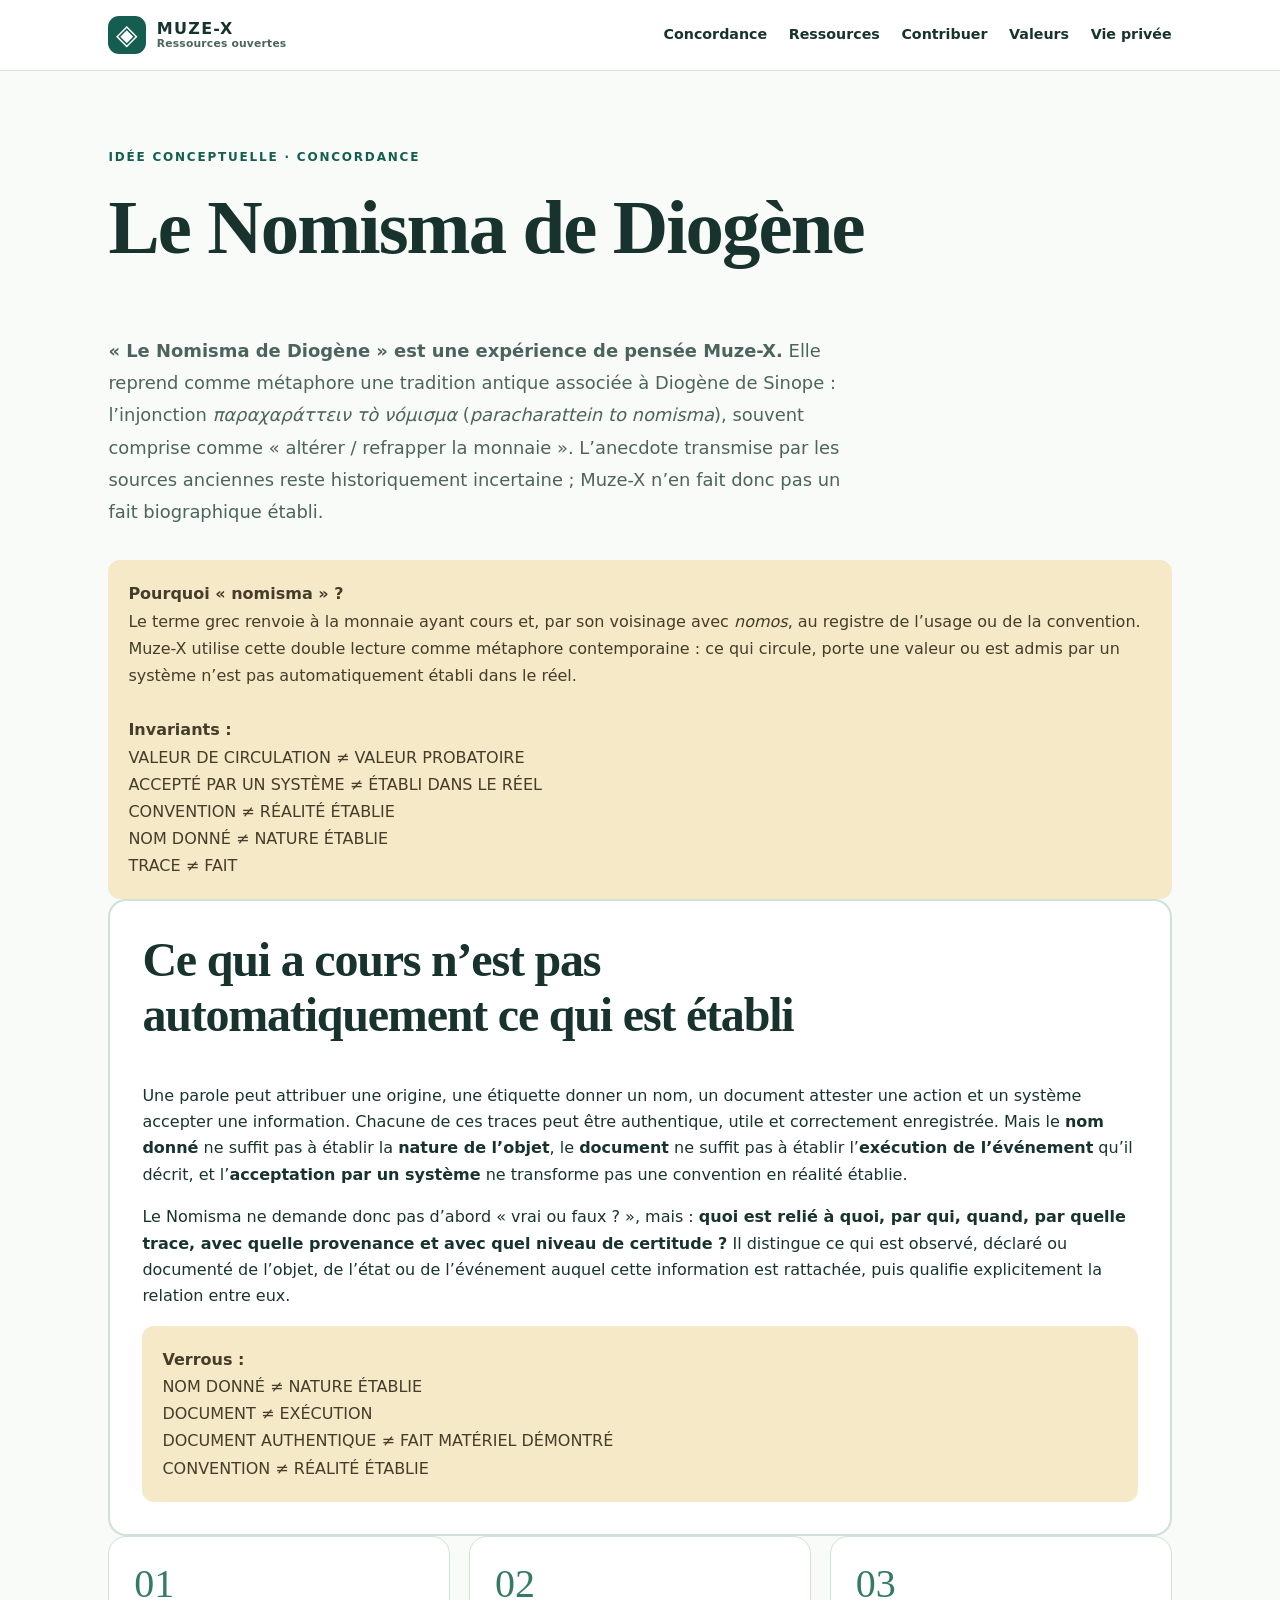
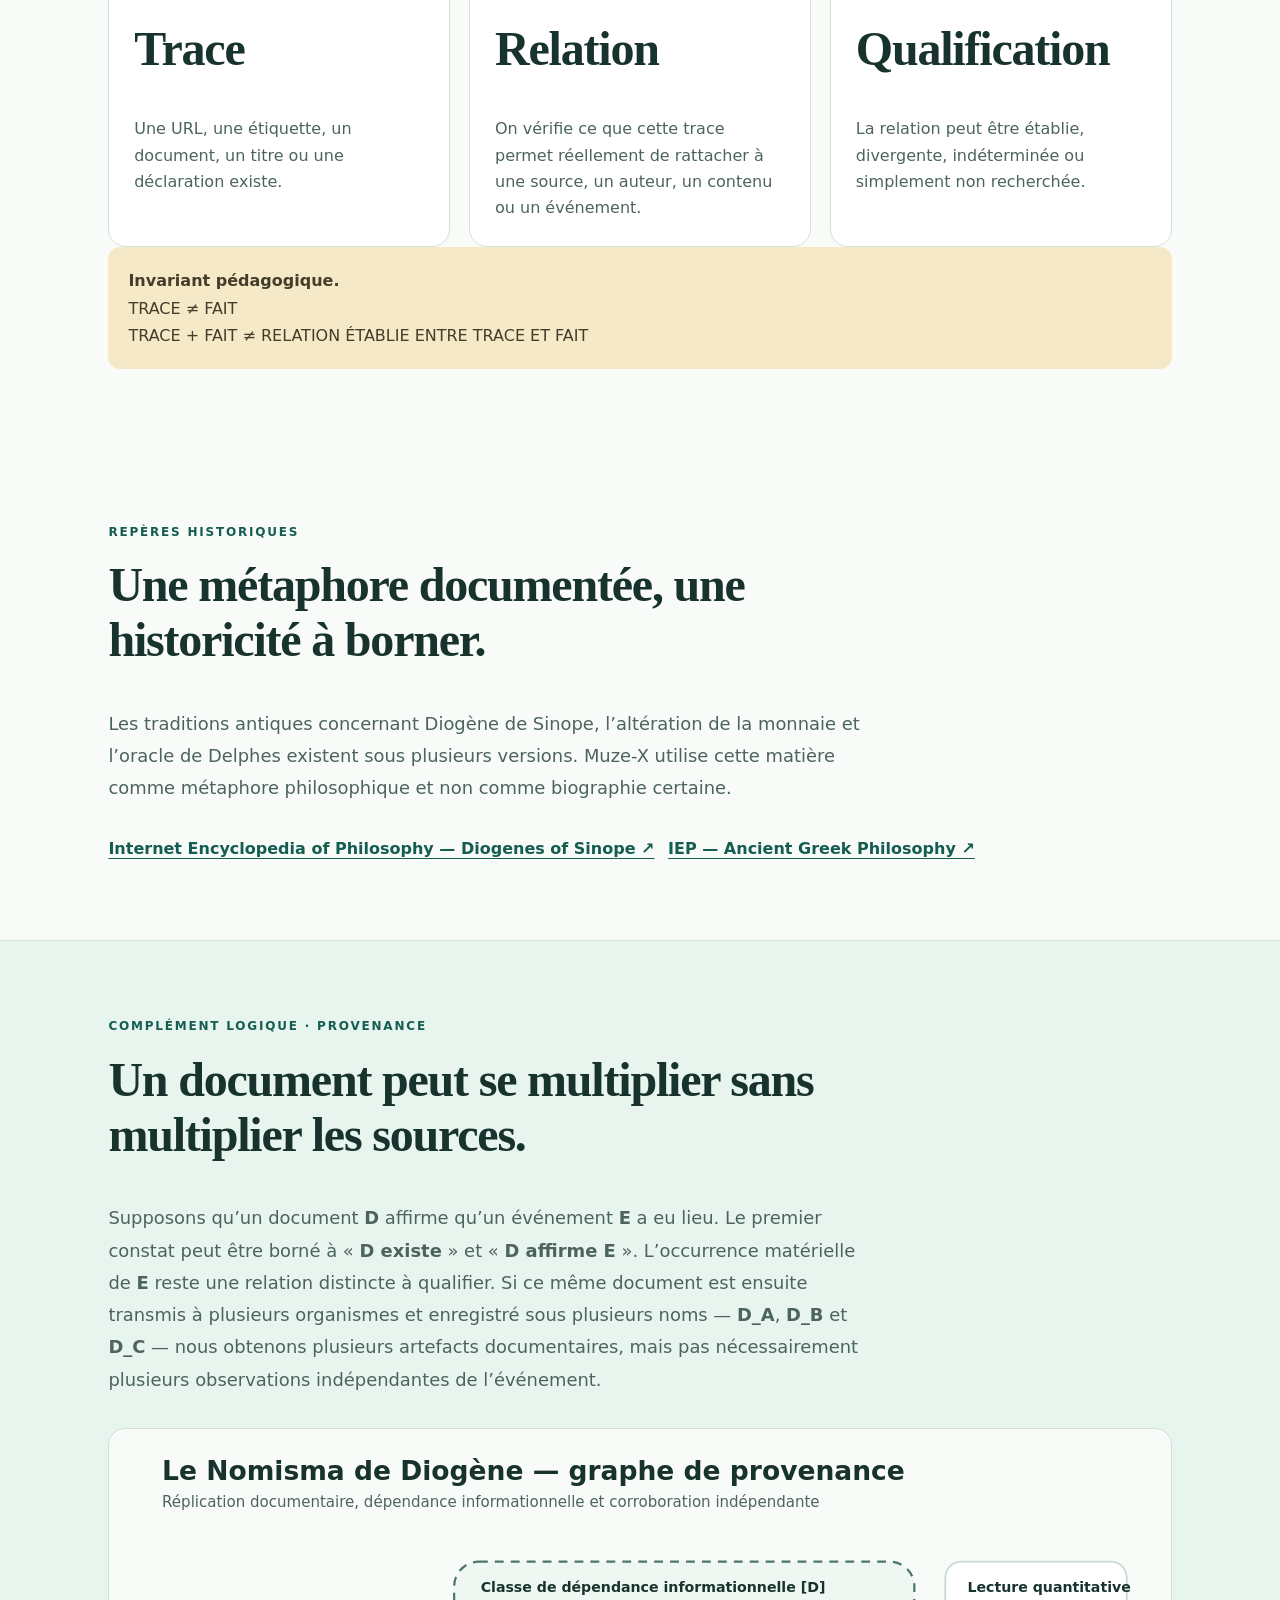
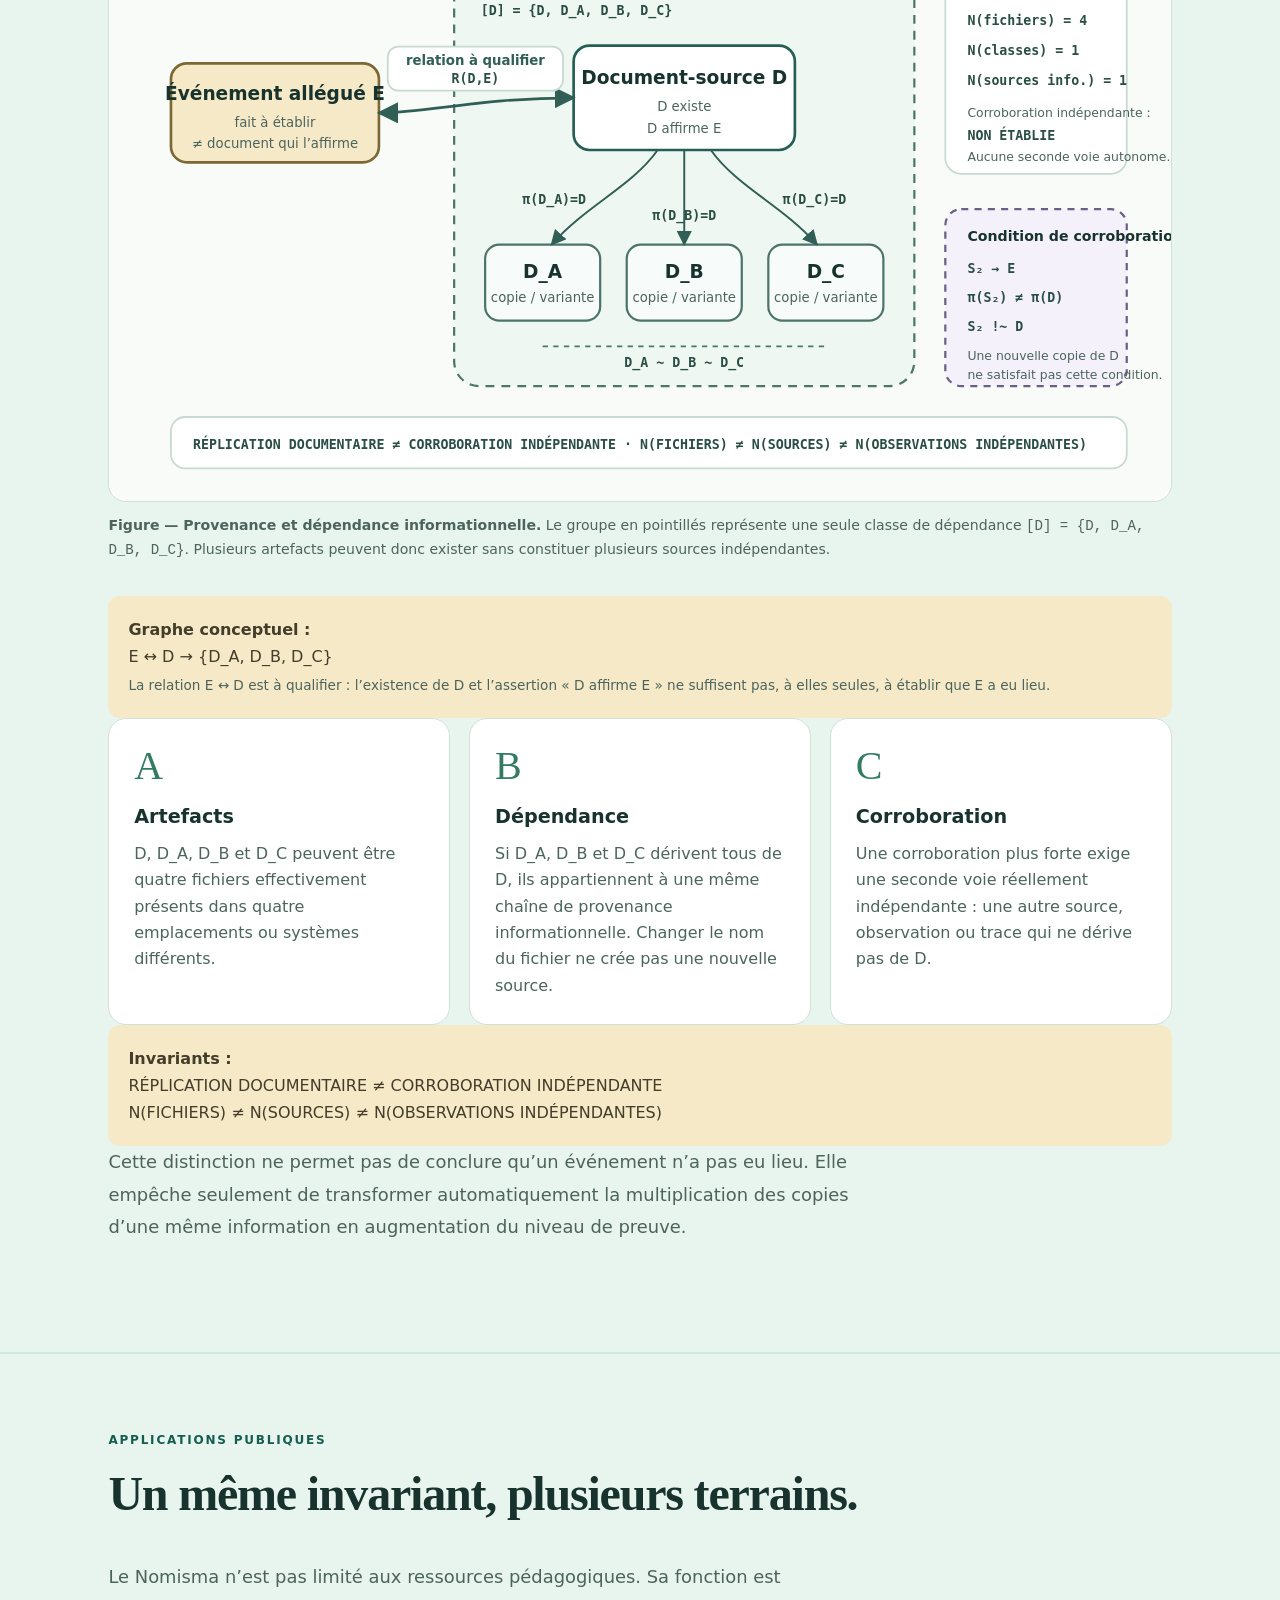
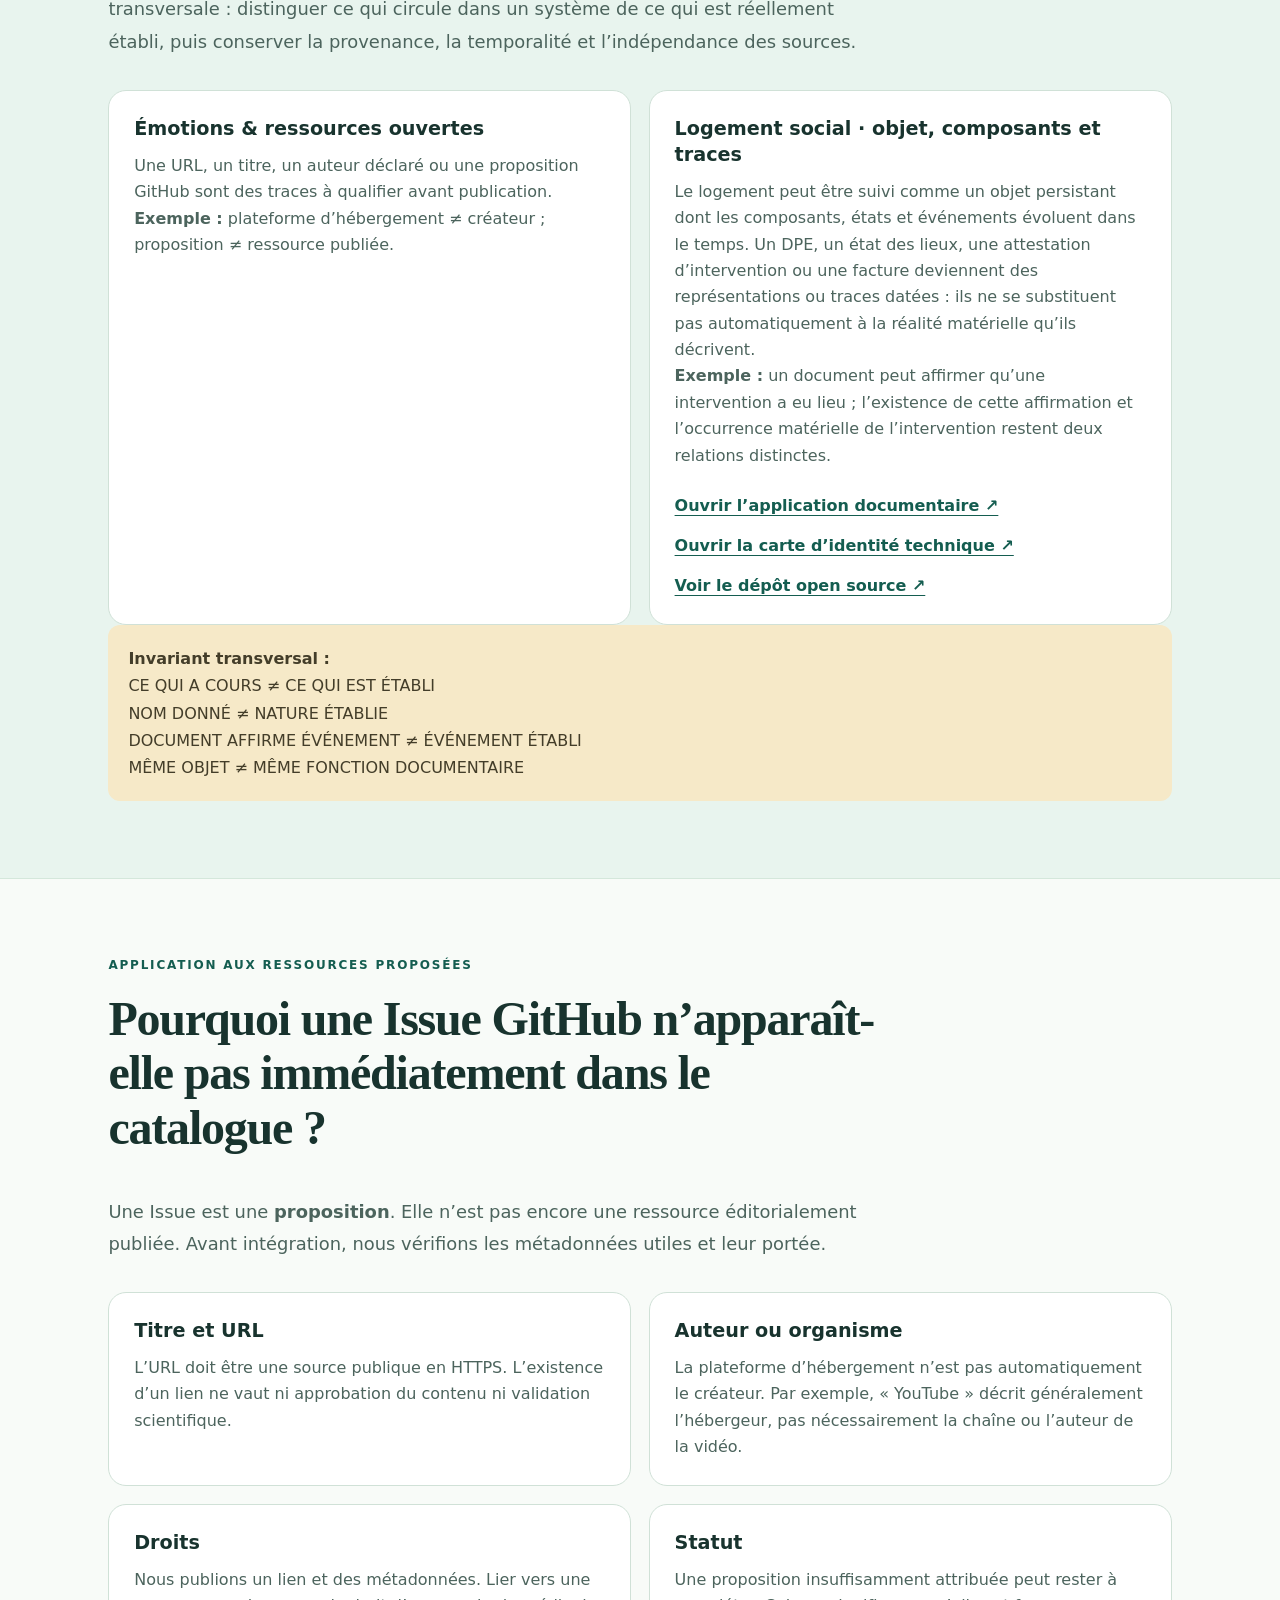
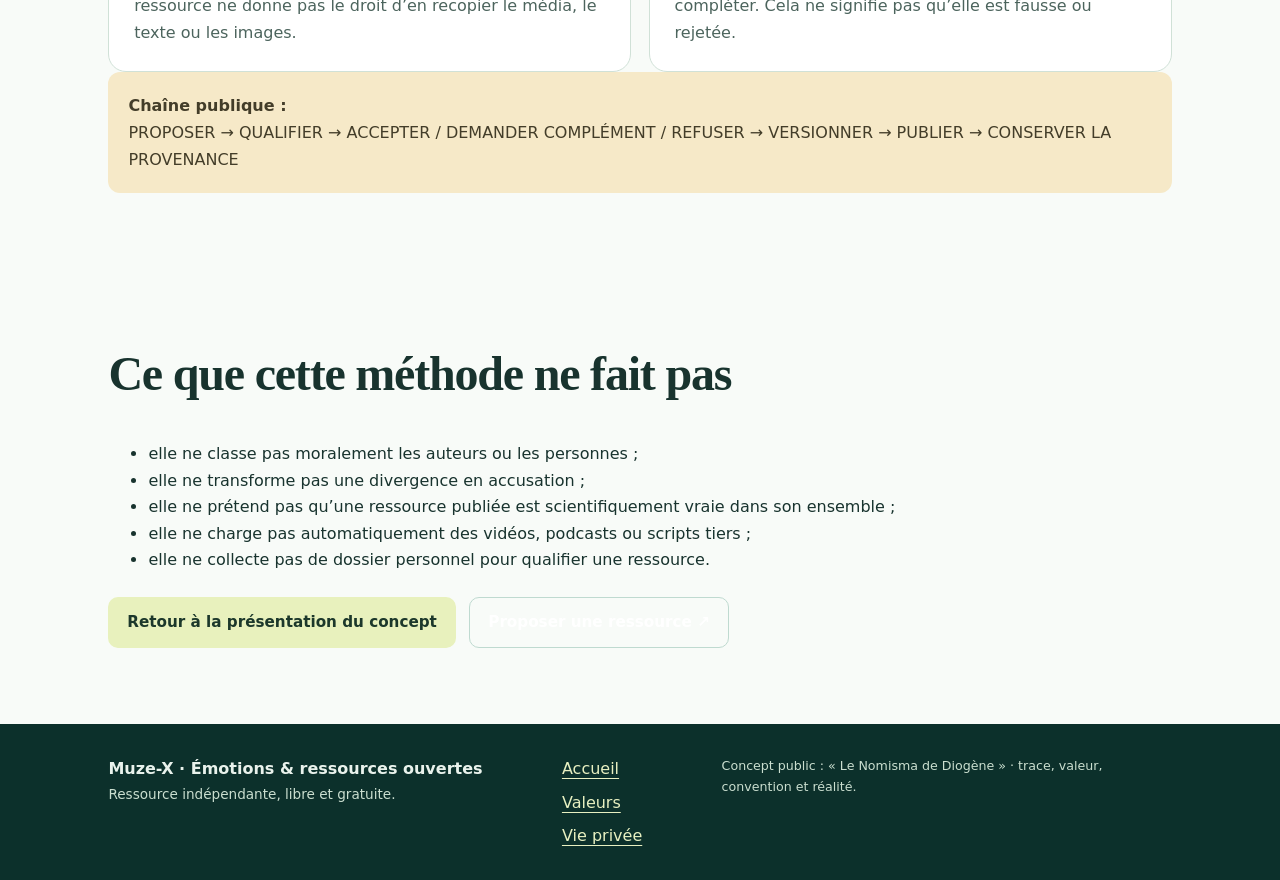
<file: le-nomisma-de-diogene.html>
<!doctype html>
<html lang="fr">
<head>
<meta charset="utf-8">
<meta name="viewport" content="width=device-width,initial-scale=1">
<meta name="description" content="Le Nomisma de Diogène : expérience de pensée Muze-X sur la trace, la valeur, la convention, la provenance et la réalité.">
<meta name="referrer" content="no-referrer">
<meta http-equiv="Content-Security-Policy" content="default-src 'self'; style-src 'self'; img-src 'self' data:; script-src 'self'; connect-src 'self'; object-src 'none'; base-uri 'self'; form-action 'none'; frame-src 'none'">
<meta name="theme-color" content="#123d38">
<title>Le Nomisma de Diogène — Trace, valeur, convention et réalité · Muze-X</title>
<link rel="stylesheet" href="assets/styles.css">
</head>
<body>
<a class="skip-link" href="#main">Aller au contenu</a>
<header class="top"><div class="wrap top-inner"><a class="wordmark" href="./" aria-label="Émotions & ressources ouvertes, accueil"><span class="symbol" aria-hidden="true">◈</span><span>MUZE-X <small>Ressources ouvertes</small></span></a><nav aria-label="Navigation principale"><a href="./#concordance">Concordance</a><a href="./#ressources">Ressources</a><a href="CONTRIBUTING.md">Contribuer</a><a href="valeurs.html">Valeurs</a><a href="privacy.html">Vie privée</a></nav></div></header>
<main id="main">
<section class="wrap section">
<p class="eyebrow">Idée conceptuelle · Concordance</p>
<h1>Le Nomisma de Diogène</h1>
<p class="section-lead"><strong>« Le Nomisma de Diogène » est une expérience de pensée Muze-X.</strong> Elle reprend comme métaphore une tradition antique associée à Diogène de Sinope : l’injonction <em>παραχαράττειν τὸ νόμισμα</em> (<em>paracharattein to nomisma</em>), souvent comprise comme « altérer / refrapper la monnaie ». L’anecdote transmise par les sources anciennes reste historiquement incertaine ; Muze-X n’en fait donc pas un fait biographique établi.</p>
<div class="note"><strong>Pourquoi « nomisma » ?</strong><br>Le terme grec renvoie à la monnaie ayant cours et, par son voisinage avec <em>nomos</em>, au registre de l’usage ou de la convention. Muze-X utilise cette double lecture comme métaphore contemporaine : ce qui circule, porte une valeur ou est admis par un système n’est pas automatiquement établi dans le réel.<br><br><strong>Invariants :</strong><br>VALEUR DE CIRCULATION ≠ VALEUR PROBATOIRE<br>ACCEPTÉ PAR UN SYSTÈME ≠ ÉTABLI DANS LE RÉEL<br>CONVENTION ≠ RÉALITÉ ÉTABLIE<br>NOM DONNÉ ≠ NATURE ÉTABLIE<br>TRACE ≠ FAIT</div>
<div class="exercise">
<h2>Ce qui a cours n’est pas automatiquement ce qui est établi</h2>
<p>Une parole peut attribuer une origine, une étiquette donner un nom, un document attester une action et un système accepter une information. Chacune de ces traces peut être authentique, utile et correctement enregistrée. Mais le <strong>nom donné</strong> ne suffit pas à établir la <strong>nature de l’objet</strong>, le <strong>document</strong> ne suffit pas à établir l’<strong>exécution de l’événement</strong> qu’il décrit, et l’<strong>acceptation par un système</strong> ne transforme pas une convention en réalité établie.</p>
<p>Le Nomisma ne demande donc pas d’abord « vrai ou faux ? », mais : <strong>quoi est relié à quoi, par qui, quand, par quelle trace, avec quelle provenance et avec quel niveau de certitude ?</strong> Il distingue ce qui est observé, déclaré ou documenté de l’objet, de l’état ou de l’événement auquel cette information est rattachée, puis qualifie explicitement la relation entre eux.</p>
<div class="note"><strong>Verrous :</strong><br>NOM DONNÉ ≠ NATURE ÉTABLIE<br>DOCUMENT ≠ EXÉCUTION<br>DOCUMENT AUTHENTIQUE ≠ FAIT MATÉRIEL DÉMONTRÉ<br>CONVENTION ≠ RÉALITÉ ÉTABLIE</div>
</div>
<div class="three-col">
<article class="step"><span class="step-no">01</span><h2>Trace</h2><p>Une URL, une étiquette, un document, un titre ou une déclaration existe.</p></article>
<article class="step"><span class="step-no">02</span><h2>Relation</h2><p>On vérifie ce que cette trace permet réellement de rattacher à une source, un auteur, un contenu ou un événement.</p></article>
<article class="step"><span class="step-no">03</span><h2>Qualification</h2><p>La relation peut être établie, divergente, indéterminée ou simplement non recherchée.</p></article>
</div>
<div class="note"><strong>Invariant pédagogique.</strong><br>TRACE ≠ FAIT<br>TRACE + FAIT ≠ RELATION ÉTABLIE ENTRE TRACE ET FAIT</div>
</section>
<section class="wrap section"><p class="eyebrow">Repères historiques</p><h2>Une métaphore documentée, une historicité à borner.</h2><p class="section-lead">Les traditions antiques concernant Diogène de Sinope, l’altération de la monnaie et l’oracle de Delphes existent sous plusieurs versions. Muze-X utilise cette matière comme métaphore philosophique et non comme biographie certaine.</p><div class="actions"><a class="text-link" href="https://iep.utm.edu/diogsino/" target="_blank" rel="noopener noreferrer" referrerpolicy="no-referrer">Internet Encyclopedia of Philosophy — Diogenes of Sinope ↗</a><a class="text-link" href="https://iep.utm.edu/ancient-greek-philosophy/" target="_blank" rel="noopener noreferrer" referrerpolicy="no-referrer">IEP — Ancient Greek Philosophy ↗</a></div></section>
<section class="soft section"><div class="wrap">
<p class="eyebrow">Complément logique · Provenance</p>
<h2>Un document peut se multiplier sans multiplier les sources.</h2>
<p class="section-lead">Supposons qu’un document <strong>D</strong> affirme qu’un événement <strong>E</strong> a eu lieu. Le premier constat peut être borné à « <strong>D existe</strong> » et « <strong>D affirme E</strong> ». L’occurrence matérielle de <strong>E</strong> reste une relation distincte à qualifier. Si ce même document est ensuite transmis à plusieurs organismes et enregistré sous plusieurs noms — <strong>D_A</strong>, <strong>D_B</strong> et <strong>D_C</strong> — nous obtenons plusieurs artefacts documentaires, mais pas nécessairement plusieurs observations indépendantes de l’événement.</p>
<figure class="scientific-figure">
<img src="assets/nomisma-diogene-provenance-dependency-graph.svg" width="1200" height="760" loading="lazy" decoding="async" alt="Graphe scientifique : l’événement allégué E est relié au document-source D par une relation à qualifier. D produit trois copies D_A, D_B et D_C qui appartiennent à une même classe de dépendance informationnelle. Un encart distingue cette réplication d’une corroboration indépendante.">
<figcaption><strong>Figure — Provenance et dépendance informationnelle.</strong> Le groupe en pointillés représente une seule classe de dépendance <code>[D] = {D, D_A, D_B, D_C}</code>. Plusieurs artefacts peuvent donc exister sans constituer plusieurs sources indépendantes.</figcaption>
</figure>
<div class="note"><strong>Graphe conceptuel :</strong><br>E ↔ D → {D_A, D_B, D_C}<br><span class="small">La relation E ↔ D est à qualifier : l’existence de D et l’assertion « D affirme E » ne suffisent pas, à elles seules, à établir que E a eu lieu.</span></div>
<div class="three-col">
<article class="step"><span class="step-no">A</span><h3>Artefacts</h3><p>D, D_A, D_B et D_C peuvent être quatre fichiers effectivement présents dans quatre emplacements ou systèmes différents.</p></article>
<article class="step"><span class="step-no">B</span><h3>Dépendance</h3><p>Si D_A, D_B et D_C dérivent tous de D, ils appartiennent à une même chaîne de provenance informationnelle. Changer le nom du fichier ne crée pas une nouvelle source.</p></article>
<article class="step"><span class="step-no">C</span><h3>Corroboration</h3><p>Une corroboration plus forte exige une seconde voie réellement indépendante : une autre source, observation ou trace qui ne dérive pas de D.</p></article>
</div>
<div class="note"><strong>Invariants :</strong><br>RÉPLICATION DOCUMENTAIRE ≠ CORROBORATION INDÉPENDANTE<br>N(FICHIERS) ≠ N(SOURCES) ≠ N(OBSERVATIONS INDÉPENDANTES)</div>
<p class="section-lead">Cette distinction ne permet pas de conclure qu’un événement n’a pas eu lieu. Elle empêche seulement de transformer automatiquement la multiplication des copies d’une même information en augmentation du niveau de preuve.</p>
</div></section>
<section class="soft section"><div class="wrap">
<p class="eyebrow">Applications publiques</p>
<h2>Un même invariant, plusieurs terrains.</h2>
<p class="section-lead">Le Nomisma n’est pas limité aux ressources pédagogiques. Sa fonction est transversale : distinguer ce qui circule dans un système de ce qui est réellement établi, puis conserver la provenance, la temporalité et l’indépendance des sources.</p>
<div class="two-col">
<article class="panel"><h3>Émotions & ressources ouvertes</h3><p>Une URL, un titre, un auteur déclaré ou une proposition GitHub sont des traces à qualifier avant publication.</p><p><strong>Exemple :</strong> plateforme d’hébergement ≠ créateur ; proposition ≠ ressource publiée.</p></article>
<article class="panel"><h3>Logement social · objet, composants et traces</h3><p>Le logement peut être suivi comme un objet persistant dont les composants, états et événements évoluent dans le temps. Un DPE, un état des lieux, une attestation d’intervention ou une facture deviennent des représentations ou traces datées : ils ne se substituent pas automatiquement à la réalité matérielle qu’ils décrivent.</p><p><strong>Exemple :</strong> un document peut affirmer qu’une intervention a eu lieu ; l’existence de cette affirmation et l’occurrence matérielle de l’intervention restent deux relations distinctes.</p><div class="actions"><a class="text-link" href="https://muse-irs.github.io/ardeche-habitat-sc-amplitudes-observatoire-public/information/le-nomisma-de-diogene.html" target="_blank" rel="noopener noreferrer" referrerpolicy="no-referrer">Ouvrir l’application documentaire ↗</a><a class="text-link" href="https://muse-irs.github.io/ardeche-habitat-sc-amplitudes-observatoire-public/identite-logement/" target="_blank" rel="noopener noreferrer" referrerpolicy="no-referrer">Ouvrir la carte d’identité technique ↗</a><a class="text-link" href="https://github.com/Muse-IRS/ardeche-habitat-sc-amplitudes-observatoire-public" target="_blank" rel="noopener noreferrer" referrerpolicy="no-referrer">Voir le dépôt open source ↗</a></div></article>
</div>
<div class="note"><strong>Invariant transversal :</strong><br>CE QUI A COURS ≠ CE QUI EST ÉTABLI<br>NOM DONNÉ ≠ NATURE ÉTABLIE<br>DOCUMENT AFFIRME ÉVÉNEMENT ≠ ÉVÉNEMENT ÉTABLI<br>MÊME OBJET ≠ MÊME FONCTION DOCUMENTAIRE</div>
</div></section>
<section class="wrap section">
<p class="eyebrow">Application aux ressources proposées</p>
<h2>Pourquoi une Issue GitHub n’apparaît-elle pas immédiatement dans le catalogue ?</h2>
<p class="section-lead">Une Issue est une <strong>proposition</strong>. Elle n’est pas encore une ressource éditorialement publiée. Avant intégration, nous vérifions les métadonnées utiles et leur portée.</p>
<div class="two-col">
<article class="panel"><h3>Titre et URL</h3><p>L’URL doit être une source publique en HTTPS. L’existence d’un lien ne vaut ni approbation du contenu ni validation scientifique.</p></article>
<article class="panel"><h3>Auteur ou organisme</h3><p>La plateforme d’hébergement n’est pas automatiquement le créateur. Par exemple, « YouTube » décrit généralement l’hébergeur, pas nécessairement la chaîne ou l’auteur de la vidéo.</p></article>
<article class="panel"><h3>Droits</h3><p>Nous publions un lien et des métadonnées. Lier vers une ressource ne donne pas le droit d’en recopier le média, le texte ou les images.</p></article>
<article class="panel"><h3>Statut</h3><p>Une proposition insuffisamment attribuée peut rester à compléter. Cela ne signifie pas qu’elle est fausse ou rejetée.</p></article>
</div>
<div class="note"><strong>Chaîne publique :</strong><br>PROPOSER → QUALIFIER → ACCEPTER / DEMANDER COMPLÉMENT / REFUSER → VERSIONNER → PUBLIER → CONSERVER LA PROVENANCE</div>
</section>
<section class="wrap section">
<h2>Ce que cette méthode ne fait pas</h2>
<ul>
<li>elle ne classe pas moralement les auteurs ou les personnes ;</li>
<li>elle ne transforme pas une divergence en accusation ;</li>
<li>elle ne prétend pas qu’une ressource publiée est scientifiquement vraie dans son ensemble ;</li>
<li>elle ne charge pas automatiquement des vidéos, podcasts ou scripts tiers ;</li>
<li>elle ne collecte pas de dossier personnel pour qualifier une ressource.</li>
</ul>
<div class="actions"><a class="button main-button" href="./#concordance">Retour à la présentation du concept</a><a class="button ghost-button" href="https://github.com/Muse-IRS/muze-x-emotions-open-resources/issues/new/choose" target="_blank" rel="noopener noreferrer" referrerpolicy="no-referrer">Proposer une ressource ↗</a></div>
</section>
</main>
<footer class="footer"><div class="wrap footer-grid"><div><strong>Muze-X · Émotions & ressources ouvertes</strong><p>Ressource indépendante, libre et gratuite.</p></div><nav aria-label="Liens du pied de page"><a href="./">Accueil</a><a href="valeurs.html">Valeurs</a><a href="privacy.html">Vie privée</a></nav><p class="license-note">Concept public : « Le Nomisma de Diogène » · trace, valeur, convention et réalité.</p></div></footer>
</body>
</html>
</file>
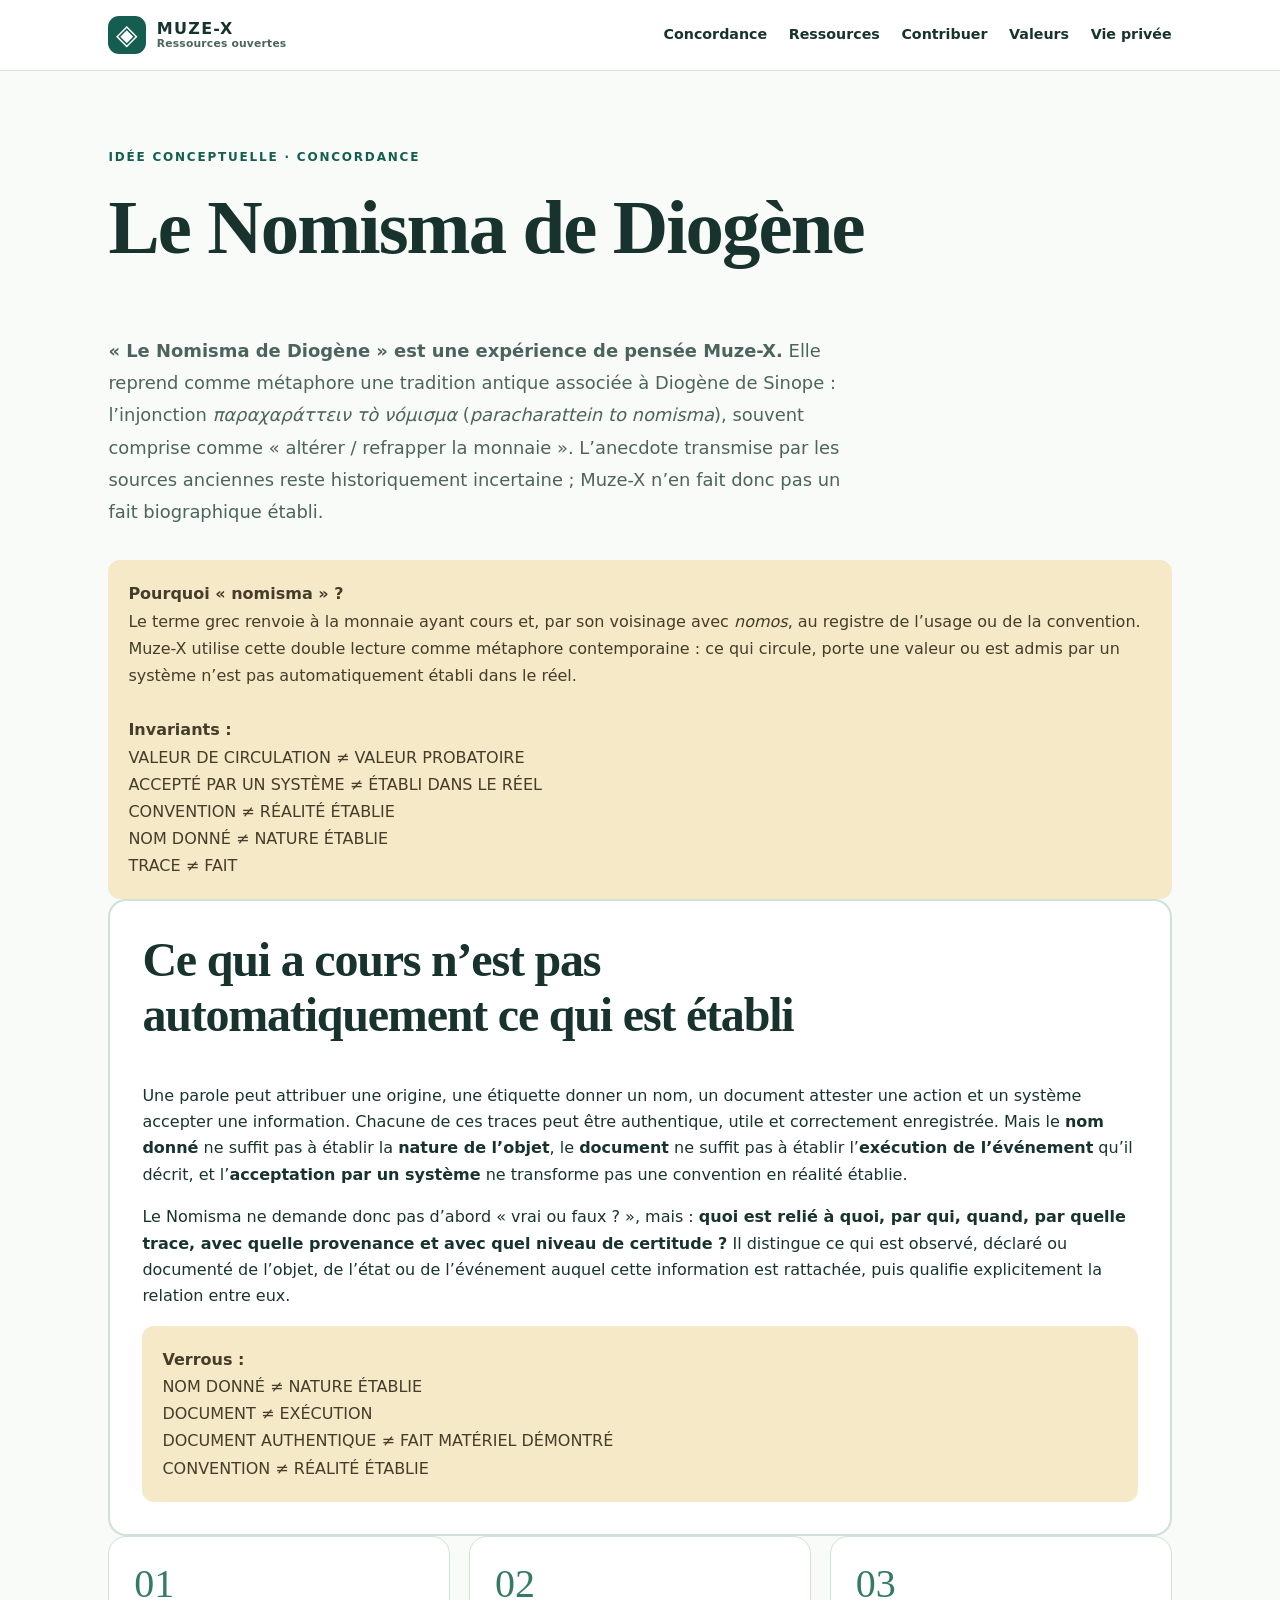
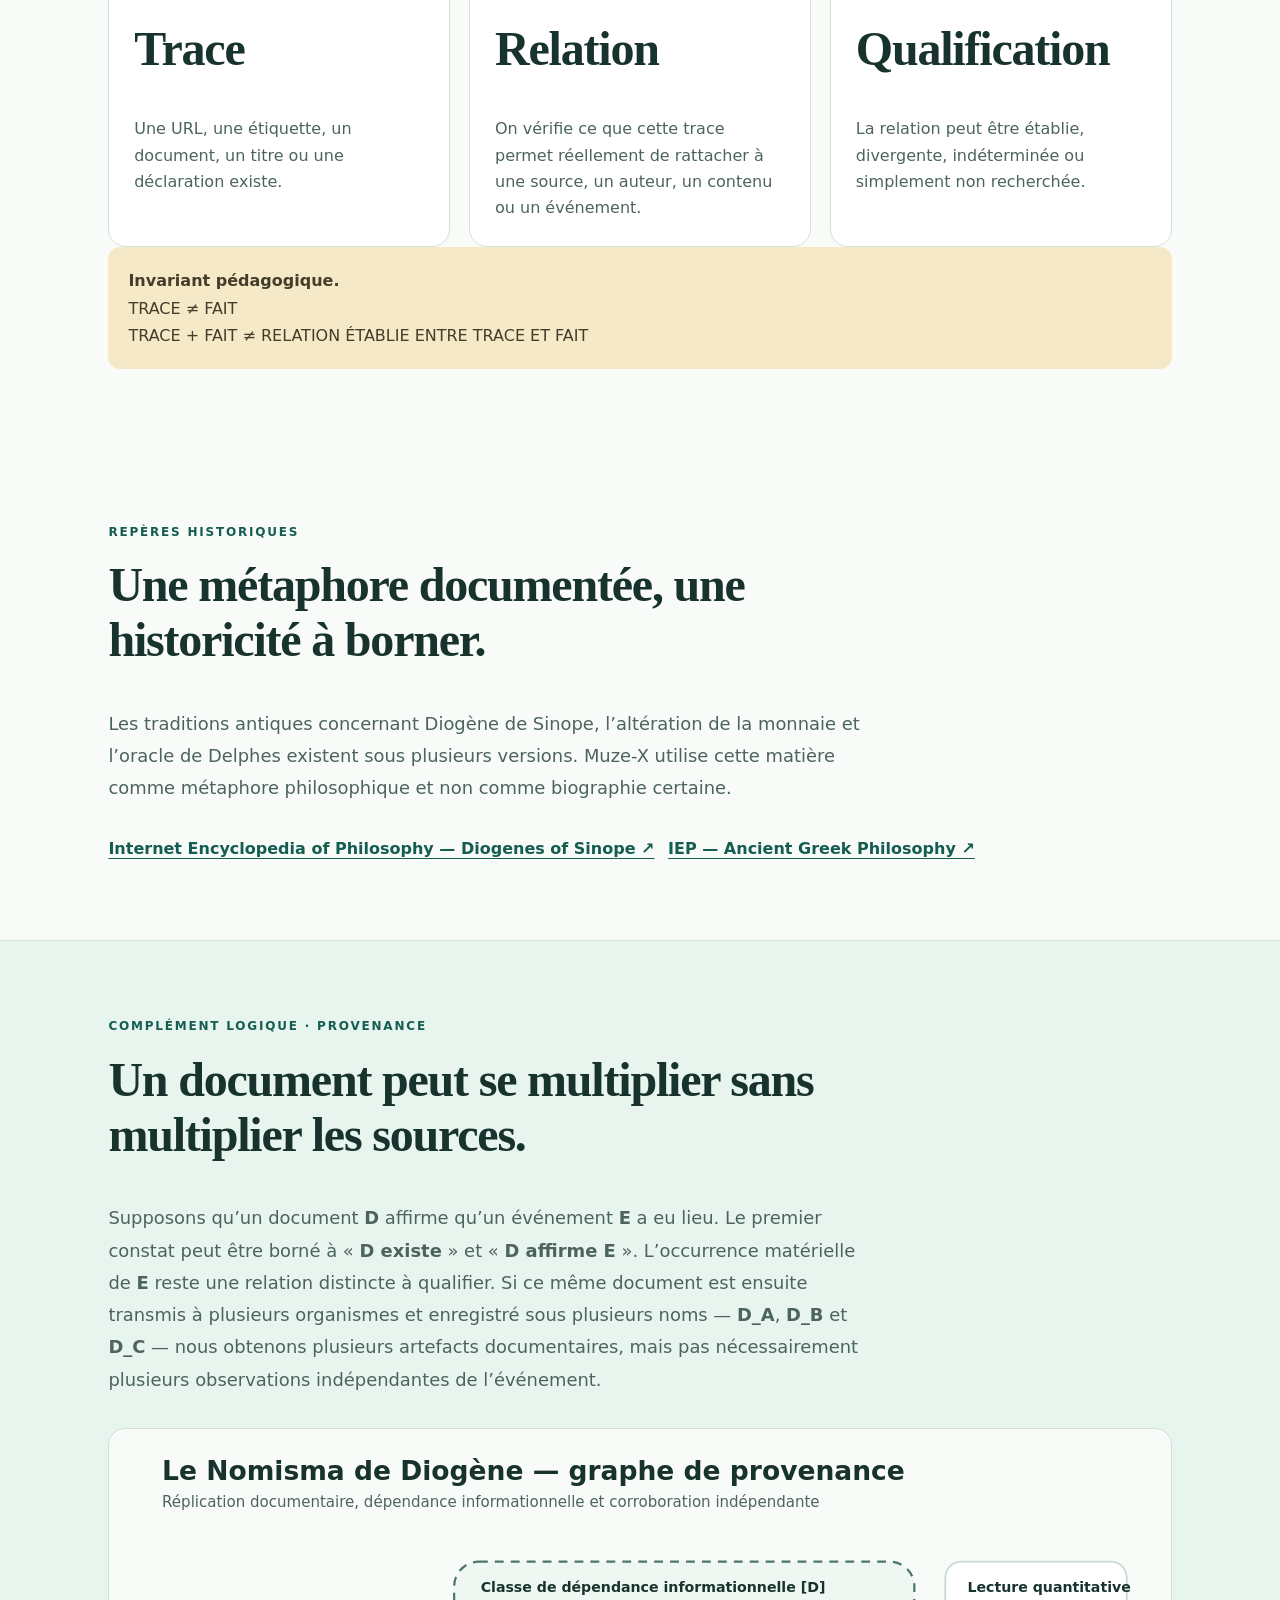
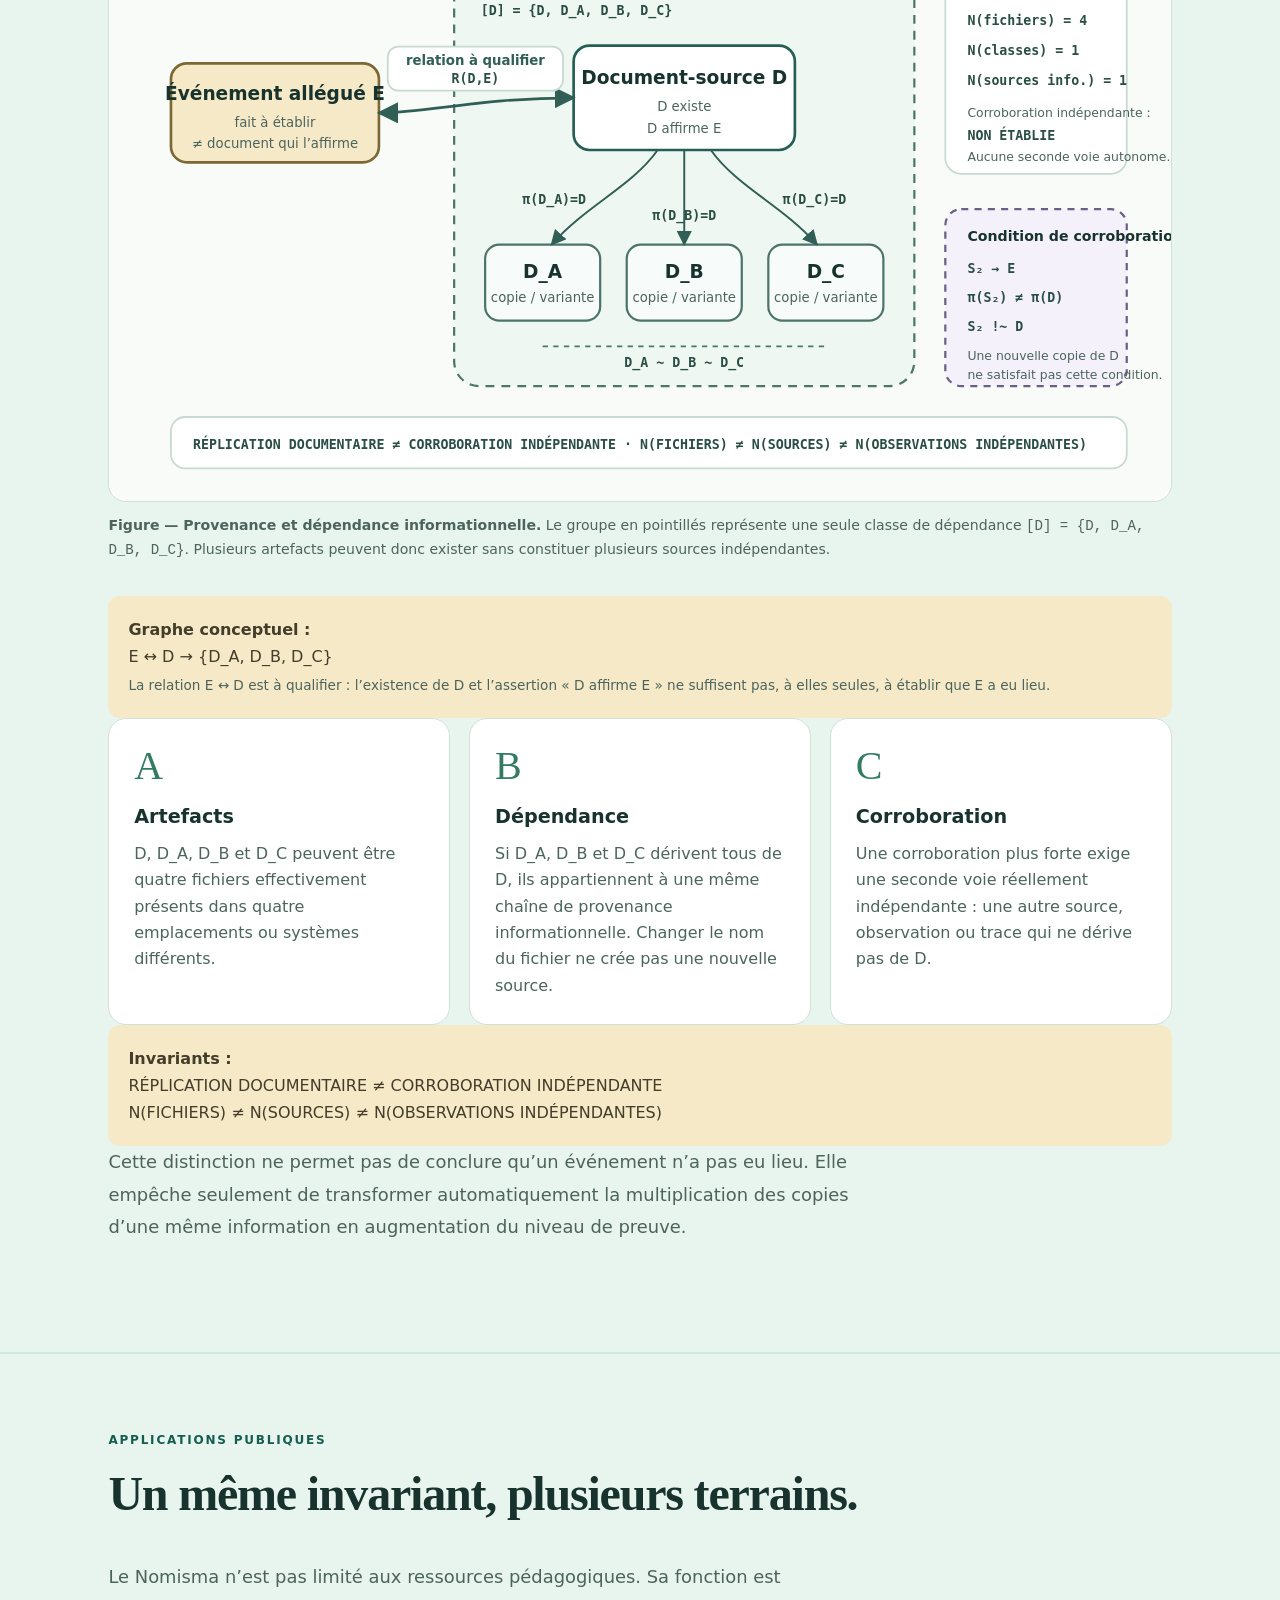
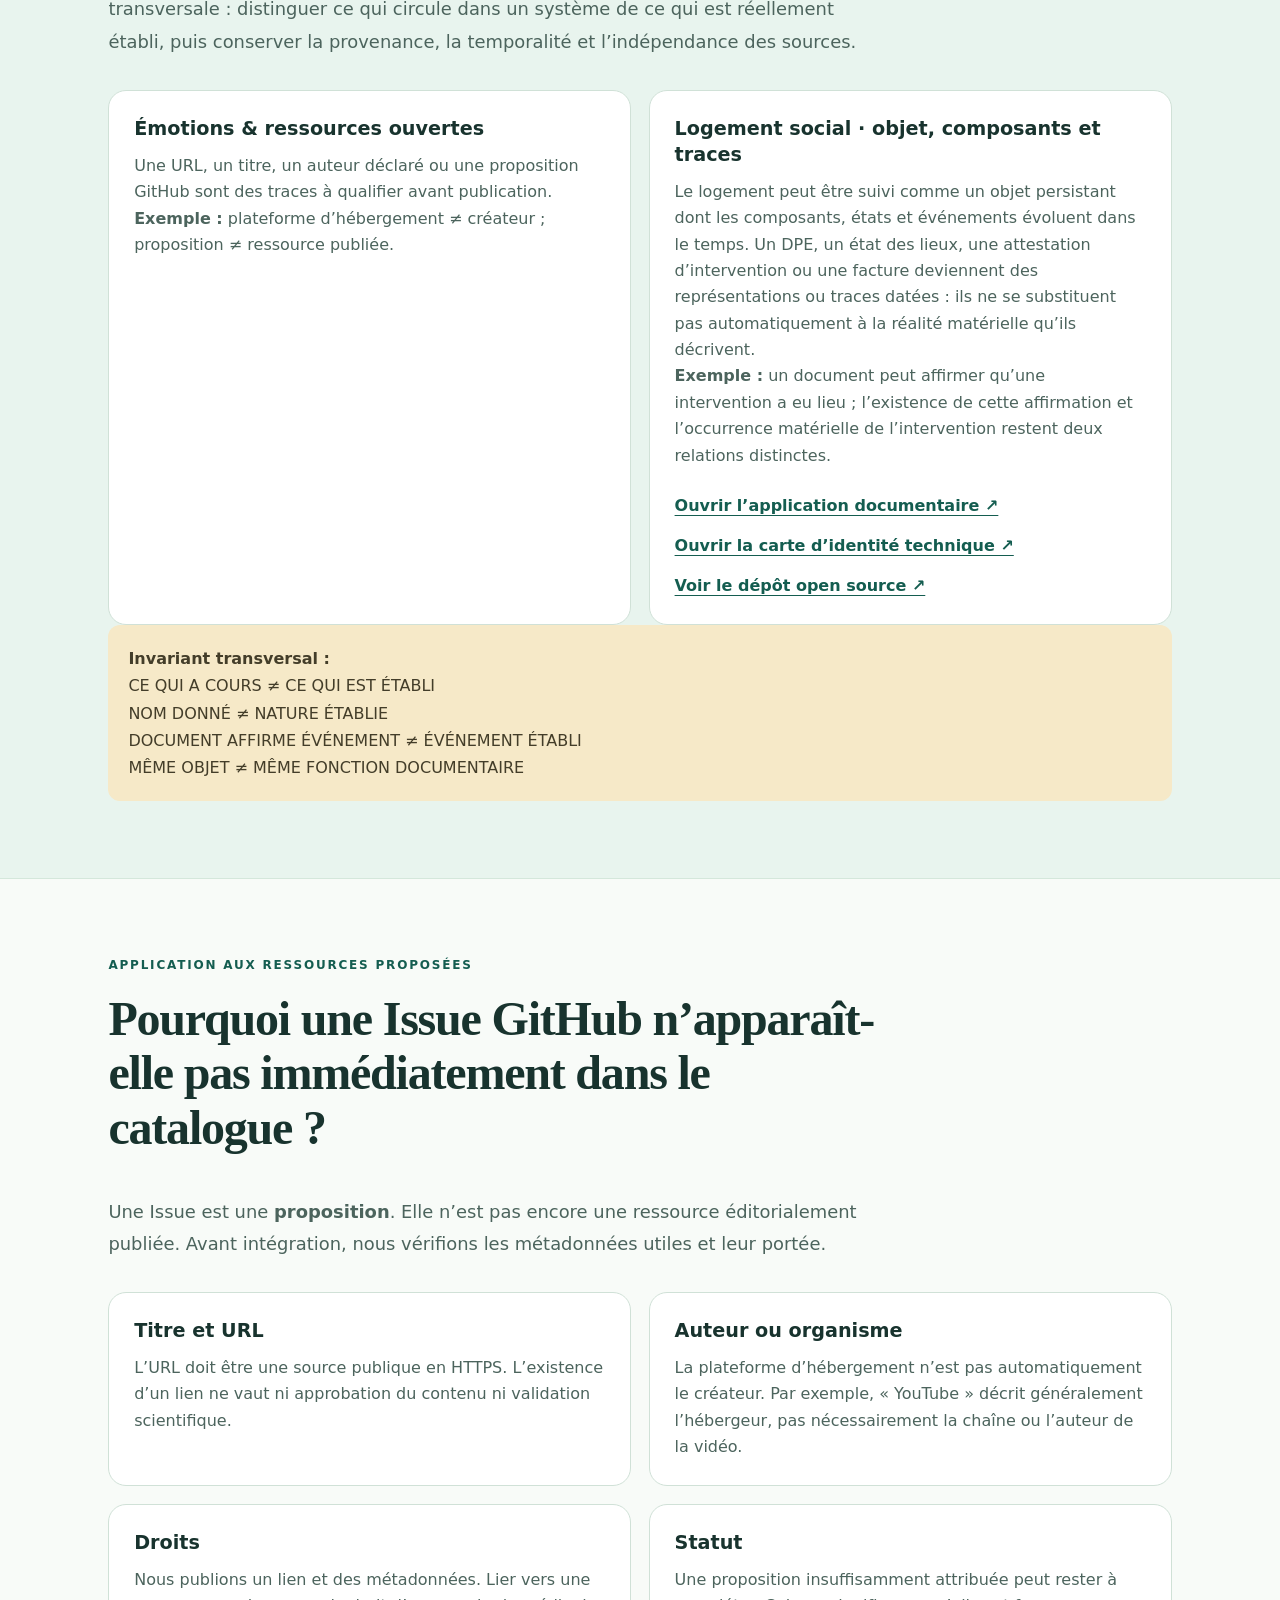
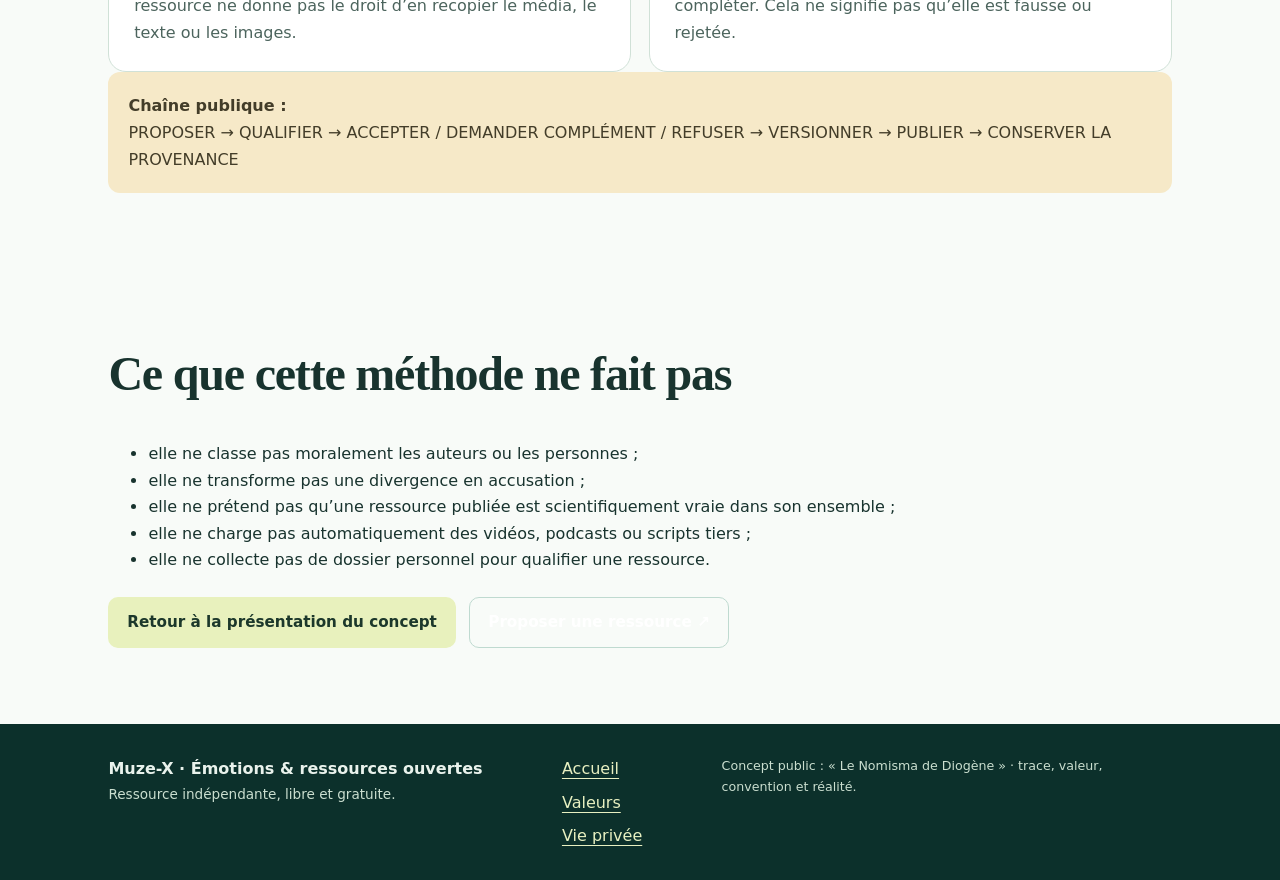
<file: le-vendeur-de-kebab.html>
<!doctype html>
<html lang="fr">
<head>
<meta charset="utf-8">
<meta name="viewport" content="width=device-width,initial-scale=1">
<meta http-equiv="refresh" content="0; url=le-nomisma-de-diogene.html">
<link rel="canonical" href="le-nomisma-de-diogene.html">
<meta name="robots" content="noindex">
<title>Redirection — Muze-X</title>
</head>
<body>
<p>Cette adresse historique redirige vers le nom conceptuel courant : <a href="le-nomisma-de-diogene.html">Le Nomisma de Diogène</a>.</p>
</body>
</html>
</file>
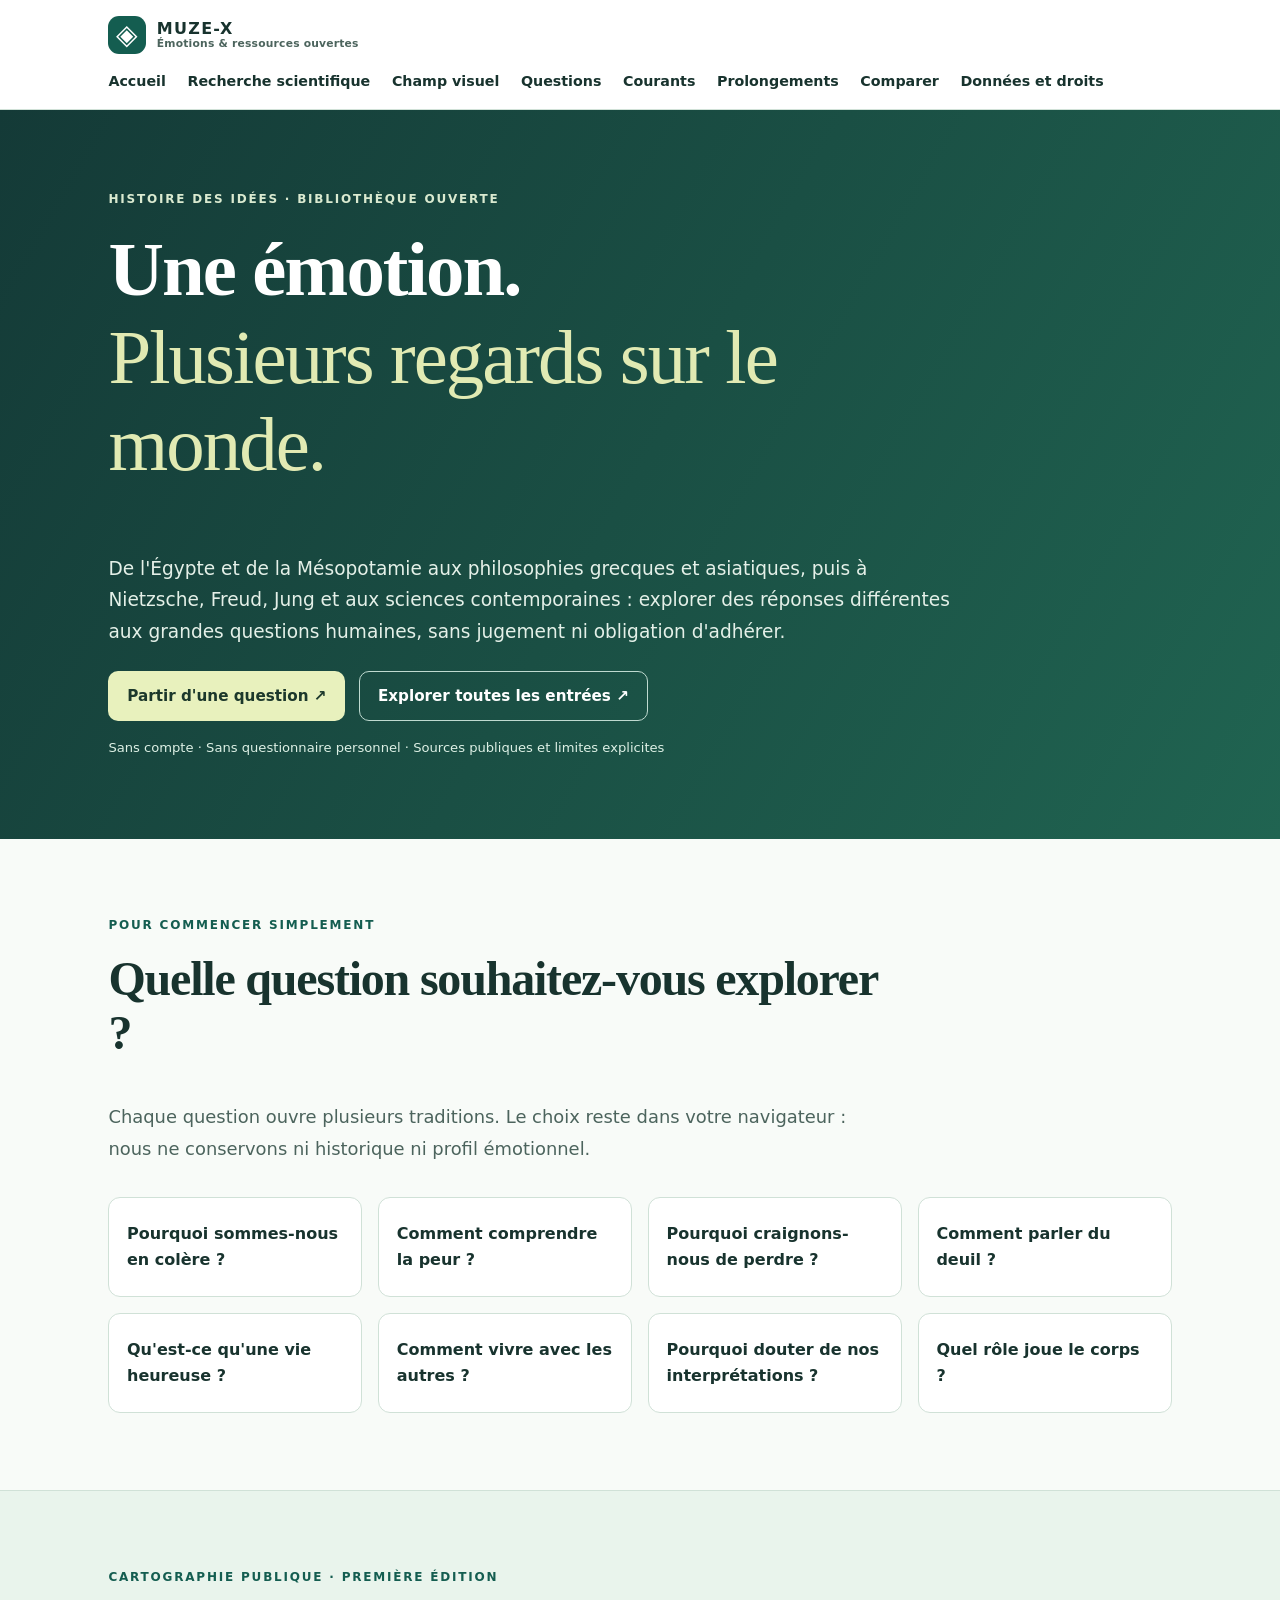
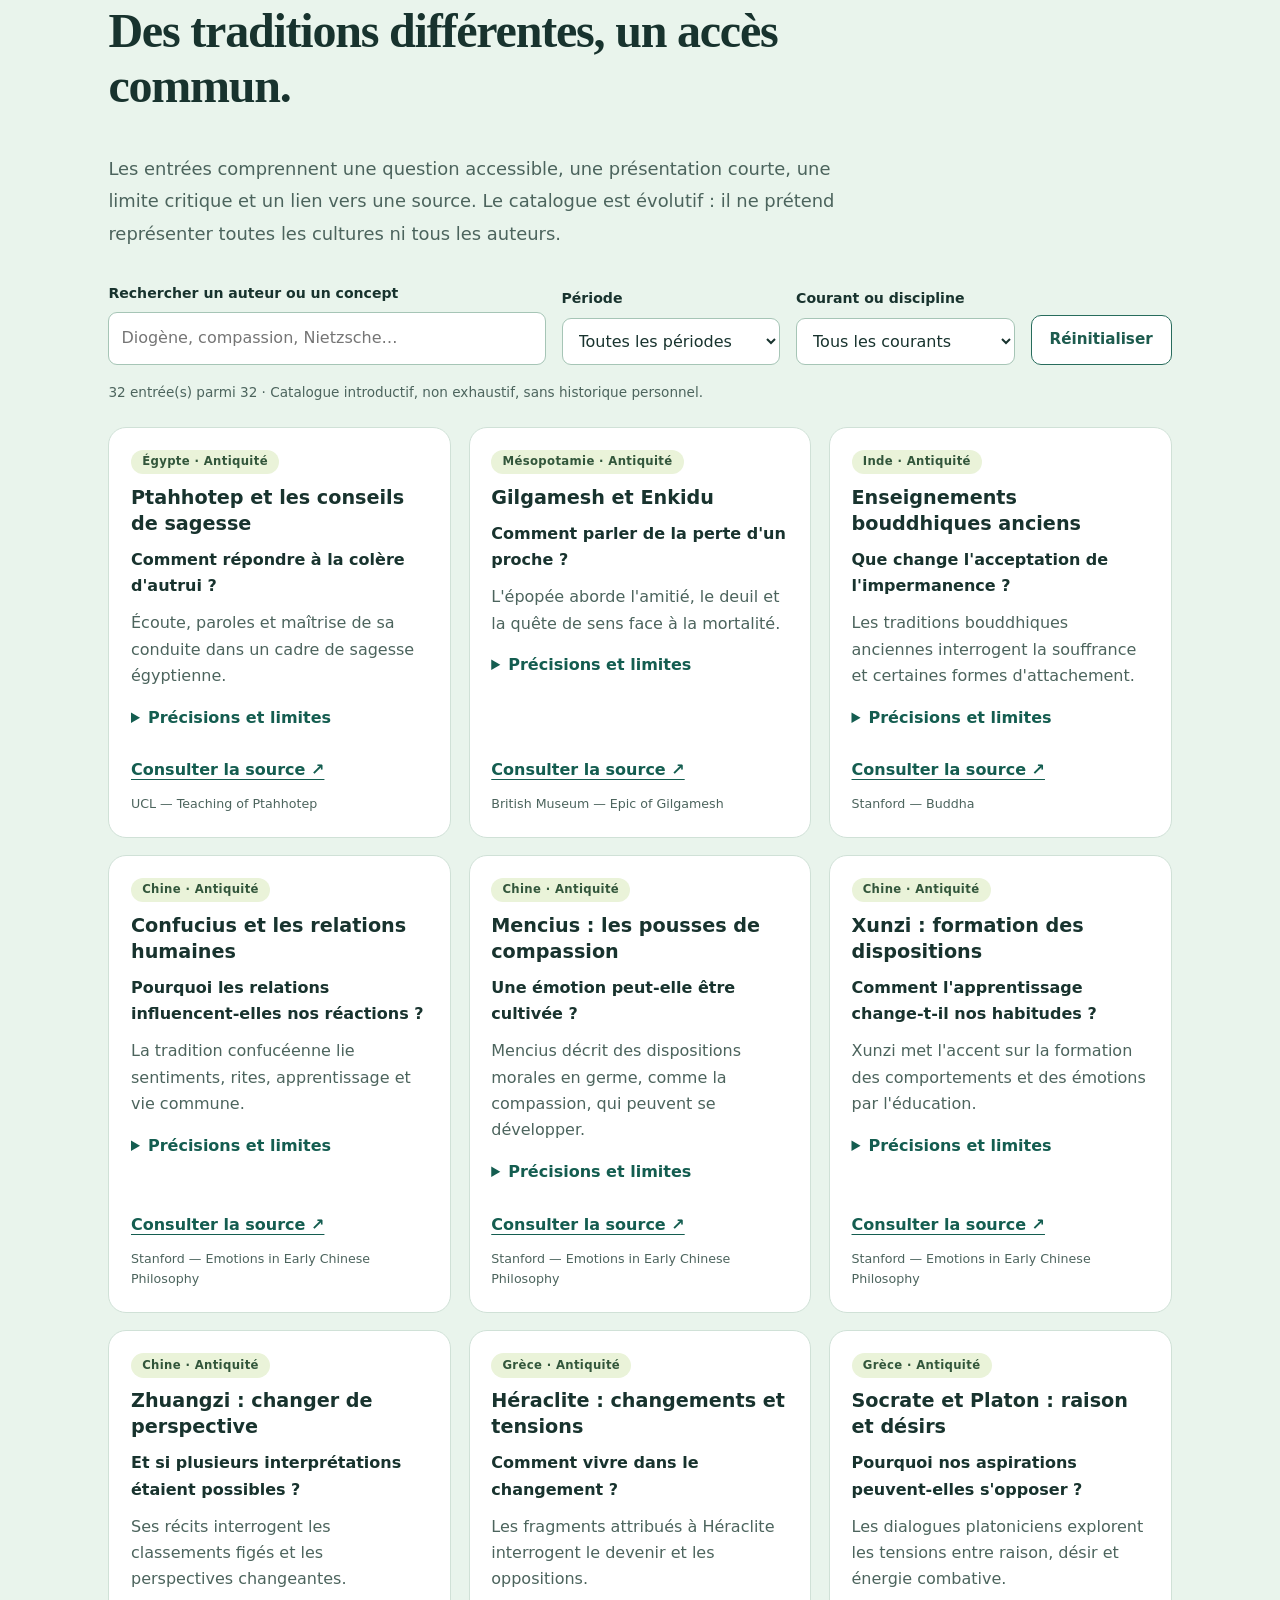
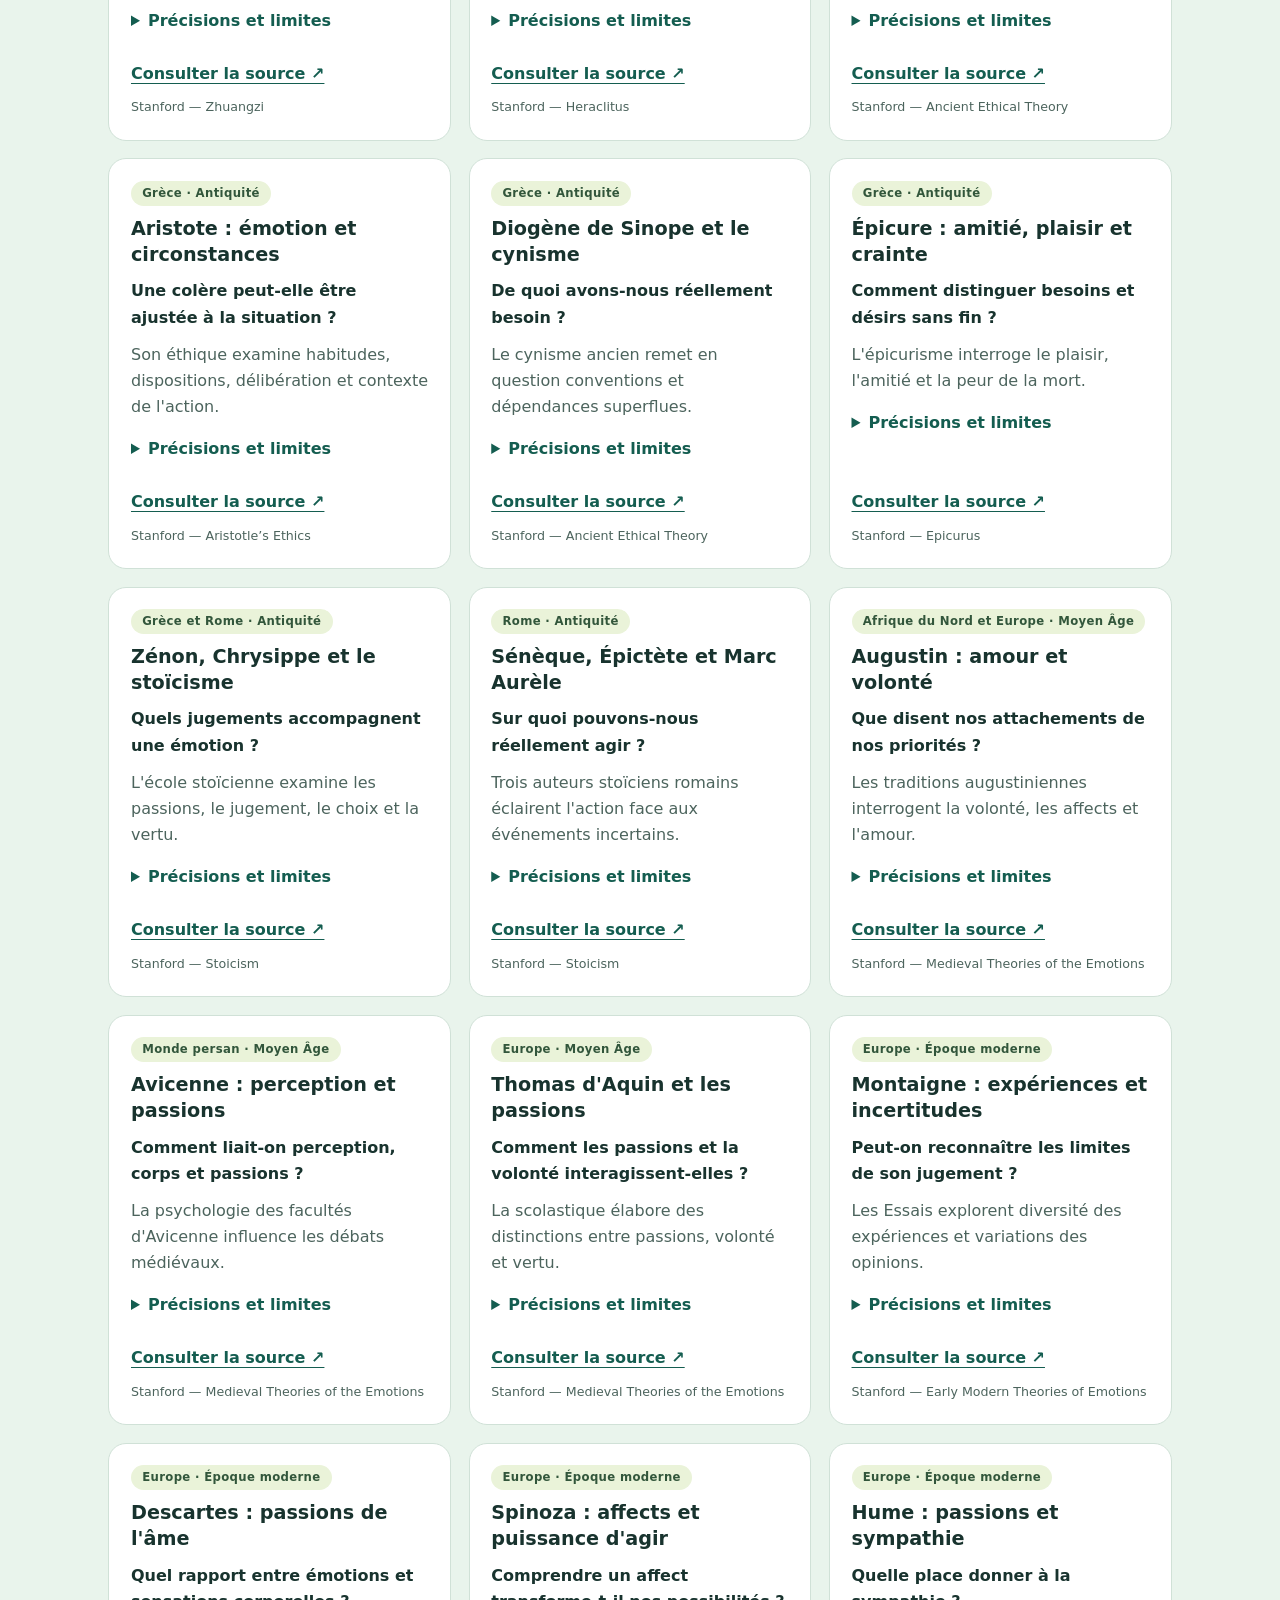
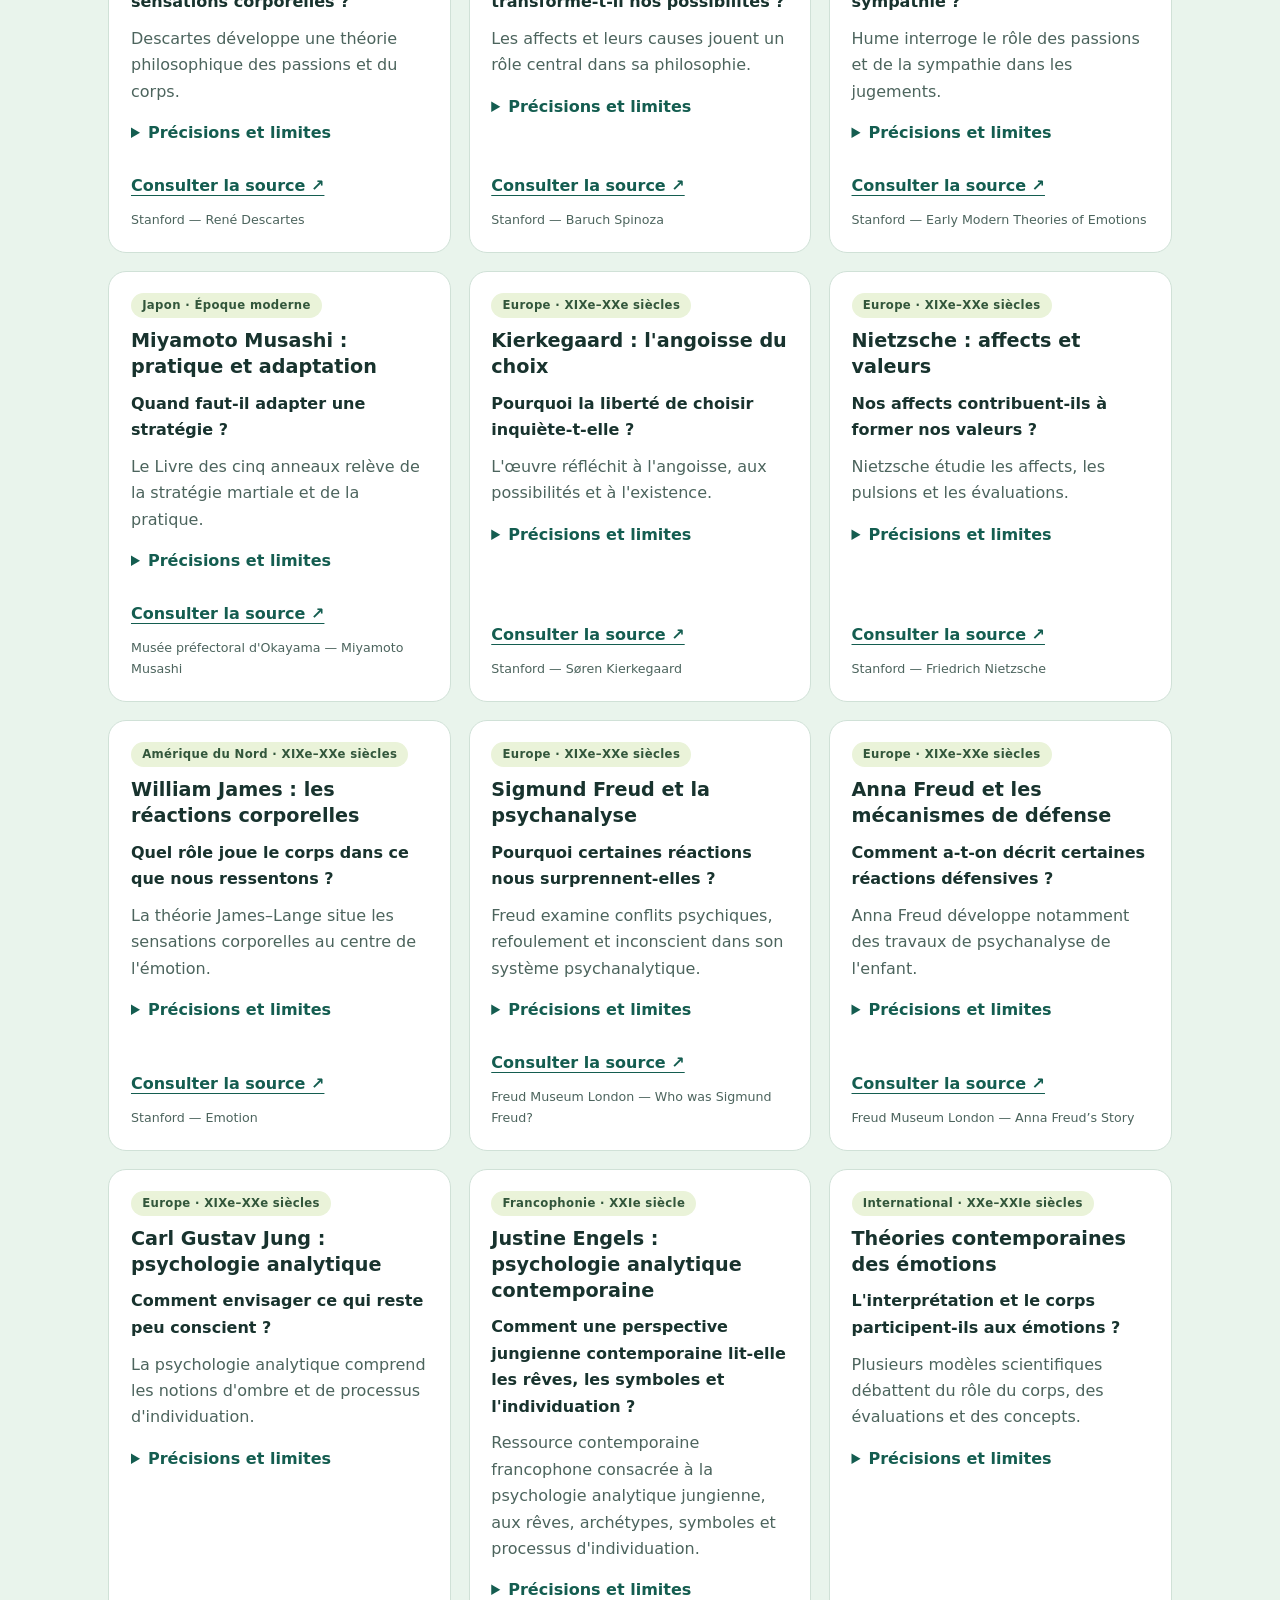
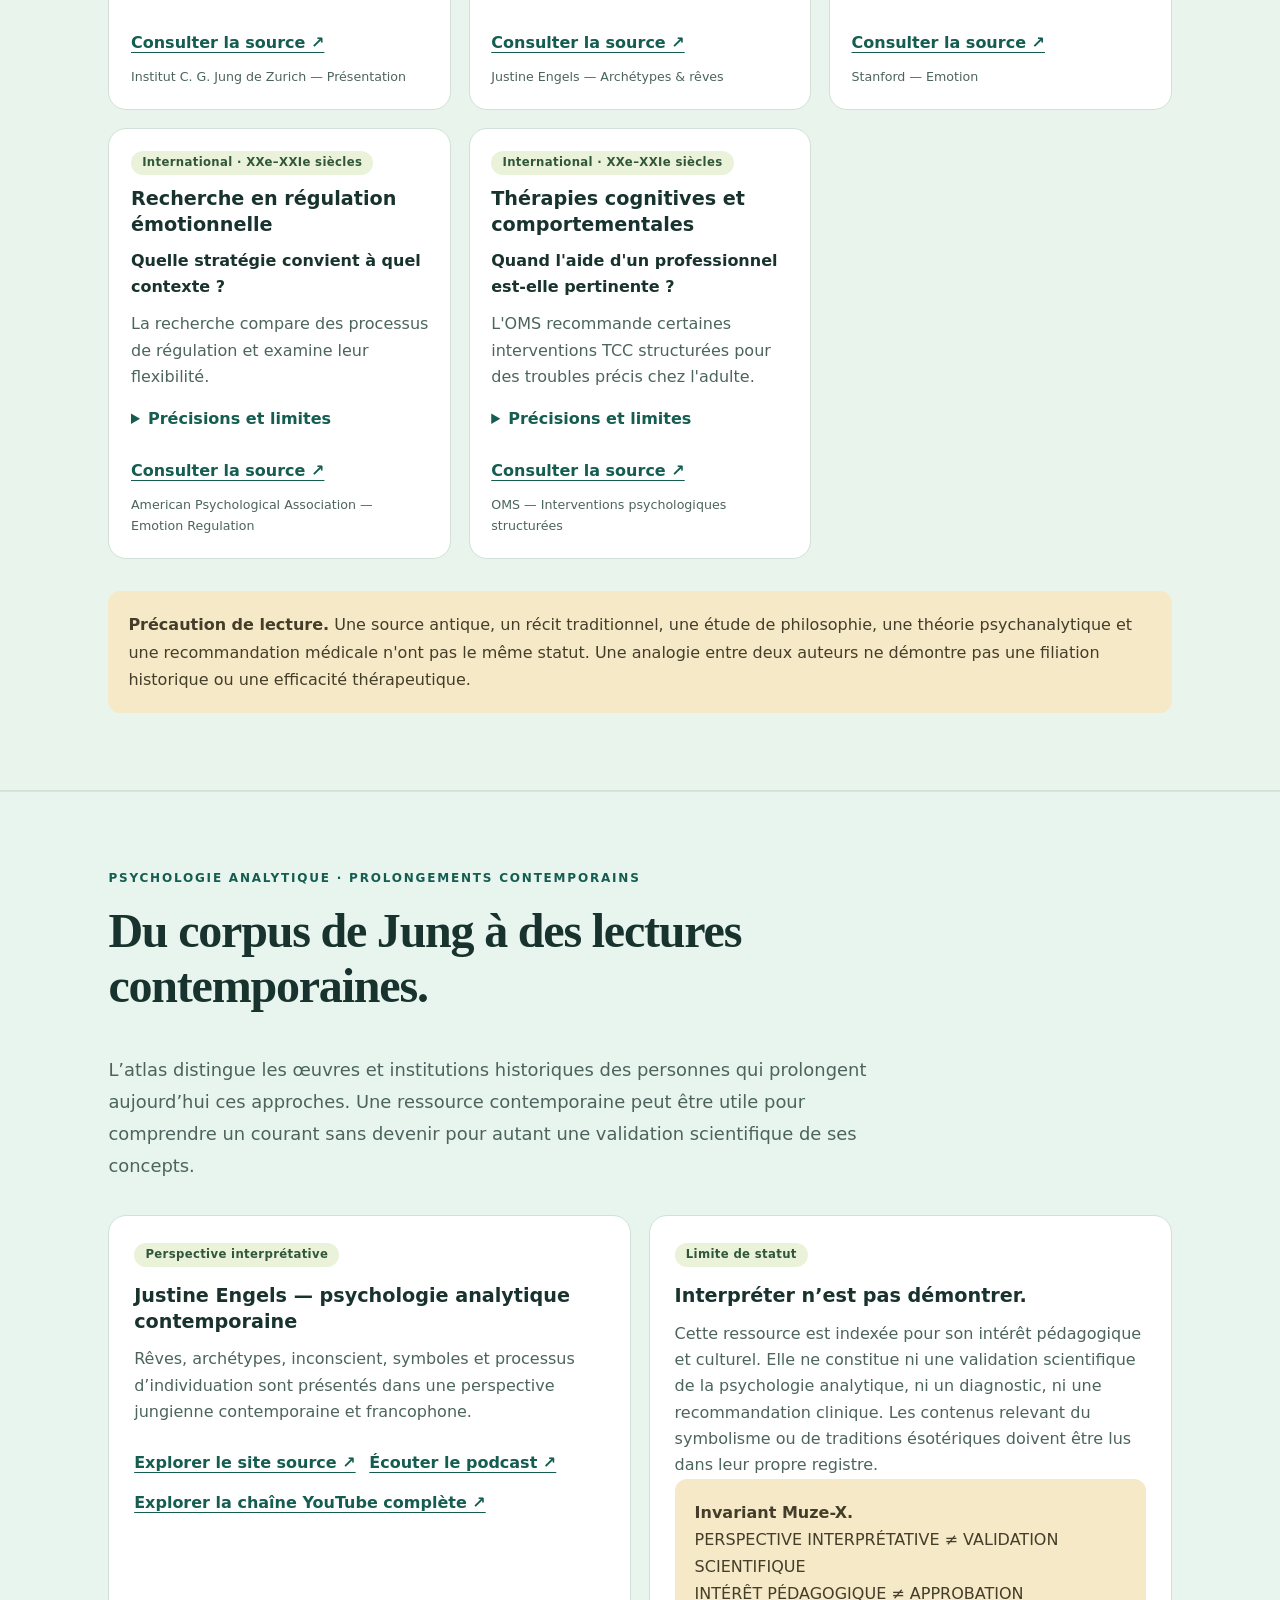
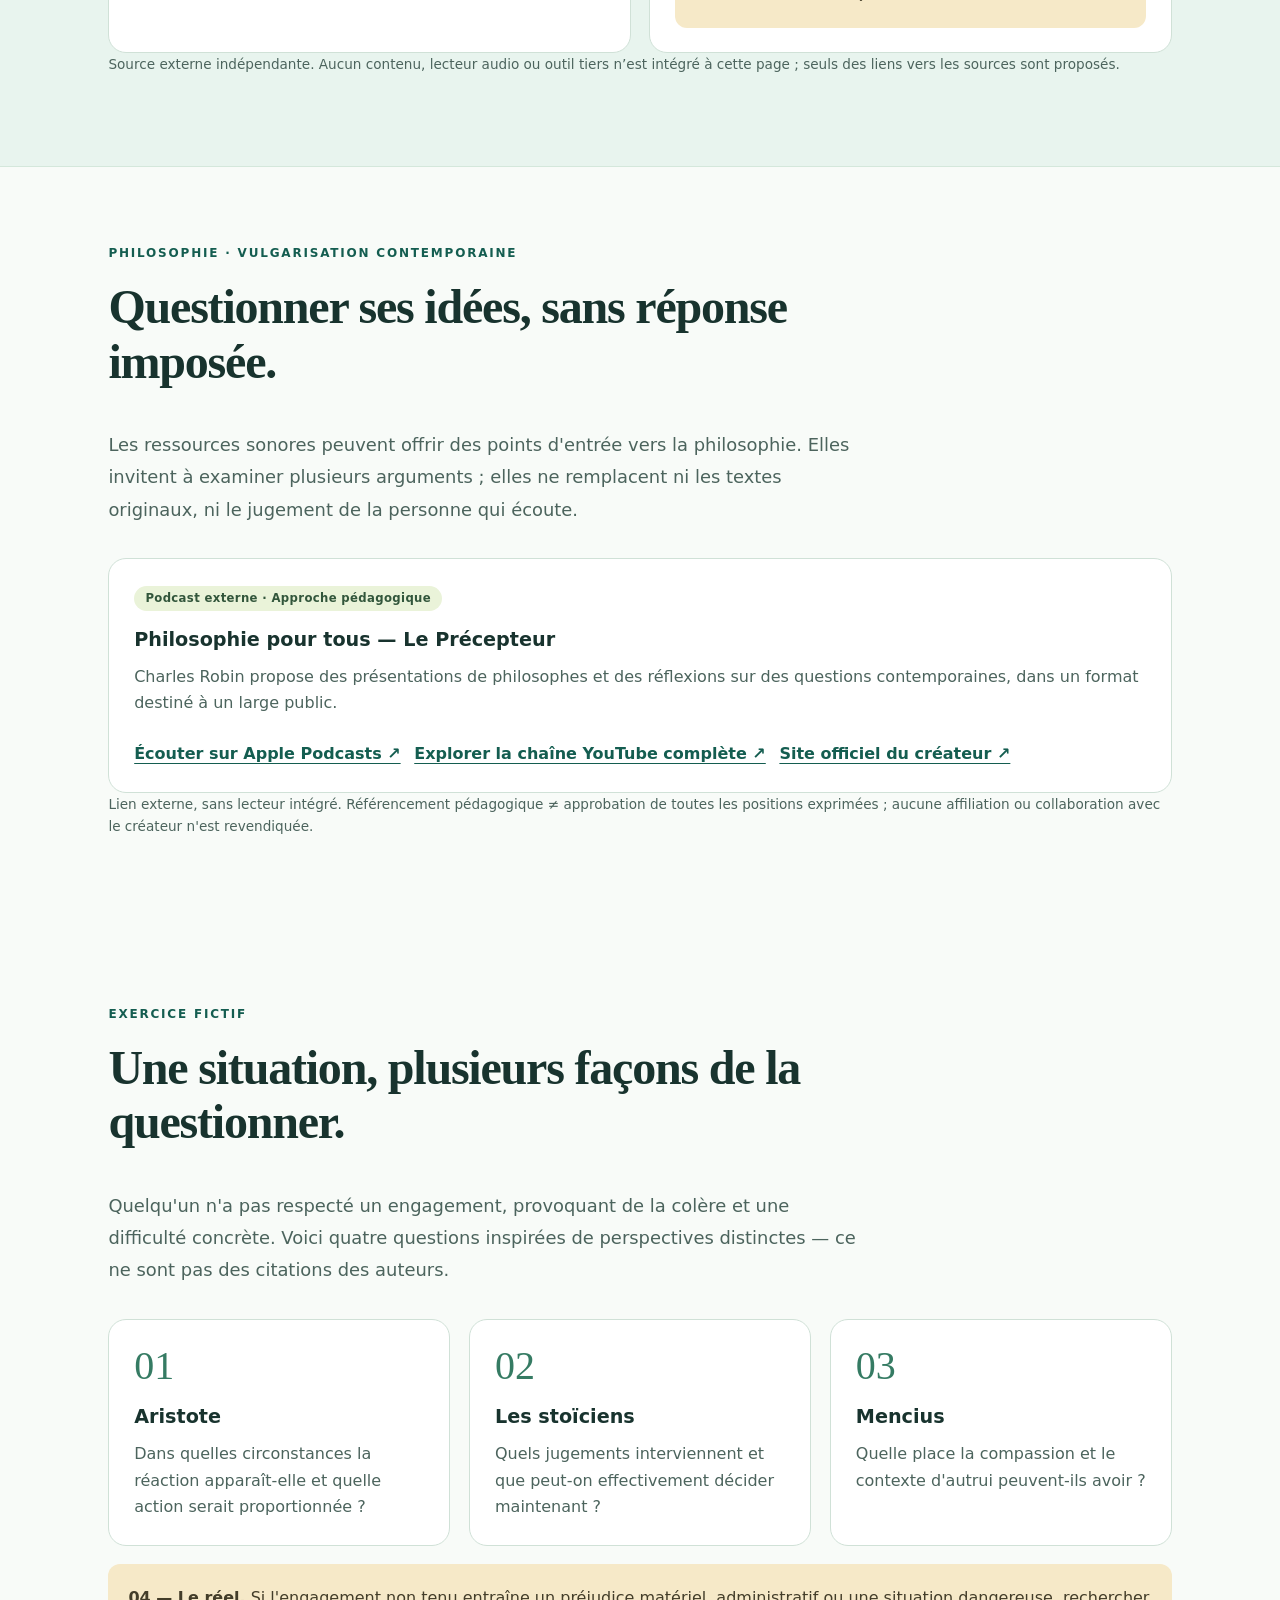
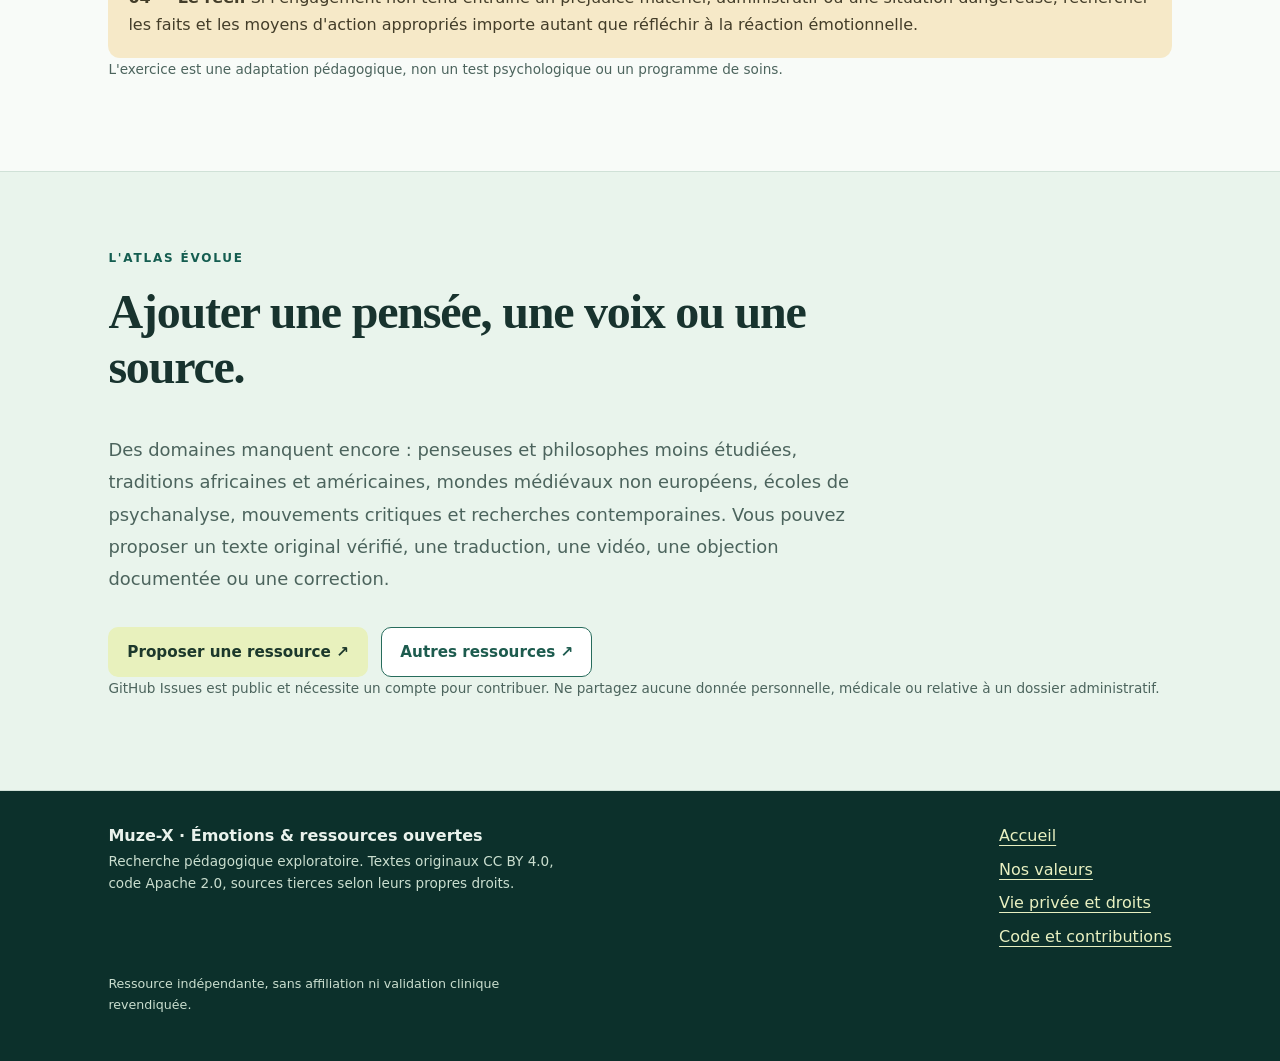
<file: pensees.html>
<!doctype html>
<html lang="fr"><head>
<meta charset="utf-8"><meta name="viewport" content="width=device-width,initial-scale=1">
<meta name="description" content="Explorer les émotions à travers l'Égypte, la Mésopotamie, la Grèce, l'Asie, la philosophie, la psychanalyse et la psychologie moderne.">
<meta name="referrer" content="no-referrer">
<meta http-equiv="Content-Security-Policy" content="default-src 'self'; style-src 'self'; script-src 'self'; img-src 'self' data:; connect-src 'self'; object-src 'none'; base-uri 'self'; form-action 'none'; frame-src 'none'">
<title>Émotions à travers les pensées — Muze-X</title>
<link rel="stylesheet" href="assets/styles.css"><link rel="stylesheet" href="assets/pensees.css">
<script defer src="assets/pensees.js"></script>
</head><body>
<a class="skip-link" href="#main">Aller au contenu</a>
<header class="top"><div class="wrap top-inner"><a class="wordmark" href="./"><span class="symbol" aria-hidden="true">◈</span><span>MUZE-X <small>Émotions & ressources ouvertes</small></span></a>
<nav aria-label="Navigation principale"><a href="./">Accueil</a><a href="recherche.html">Recherche scientifique</a><a href="champ-emotionnel.html">Champ visuel</a><a href="#questions">Questions</a><a href="#atlas">Courants</a><a href="#prolongements-jungiens">Prolongements</a><a href="#comparaison">Comparer</a><a href="privacy.html">Données et droits</a></nav></div></header>
<main id="main">
<section class="atlas-hero"><div class="wrap">
<p class="eyebrow">Histoire des idées · Bibliothèque ouverte</p>
<h1>Une émotion.<br><em>Plusieurs regards sur le monde.</em></h1>
<p class="intro">De l'Égypte et de la Mésopotamie aux philosophies grecques et asiatiques, puis à Nietzsche, Freud, Jung et aux sciences contemporaines : explorer des réponses différentes aux grandes questions humaines, sans jugement ni obligation d'adhérer.</p>
<div class="actions"><a class="button main-button" href="#questions">Partir d'une question ↗</a><a class="button ghost-button" href="#atlas">Explorer toutes les entrées ↗</a></div>
<p class="quiet">Sans compte · Sans questionnaire personnel · Sources publiques et limites explicites</p>
</div></section>
<section class="wrap section" id="questions">
<p class="eyebrow">Pour commencer simplement</p><h2>Quelle question souhaitez-vous explorer ?</h2>
<p class="section-lead">Chaque question ouvre plusieurs traditions. Le choix reste dans votre navigateur : nous ne conservons ni historique ni profil émotionnel.</p>
<div class="question-grid" role="group" aria-label="Choisir un thème de lecture">
<button type="button" data-topic="colère">Pourquoi sommes-nous en colère ?</button>
<button type="button" data-topic="peur">Comment comprendre la peur ?</button>
<button type="button" data-topic="attachement">Pourquoi craignons-nous de perdre ?</button>
<button type="button" data-topic="deuil">Comment parler du deuil ?</button>
<button type="button" data-topic="désir">Qu'est-ce qu'une vie heureuse ?</button>
<button type="button" data-topic="relations">Comment vivre avec les autres ?</button>
<button type="button" data-topic="doute">Pourquoi douter de nos interprétations ?</button>
<button type="button" data-topic="corps">Quel rôle joue le corps ?</button>
</div>
</section>
<section class="atlas-section section" id="atlas"><div class="wrap">
<p class="eyebrow">Cartographie publique · Première édition</p>
<h2>Des traditions différentes, un accès commun.</h2>
<p class="section-lead">Les entrées comprennent une question accessible, une présentation courte, une limite critique et un lien vers une source. Le catalogue est évolutif : il ne prétend représenter toutes les cultures ni tous les auteurs.</p>
<div class="atlas-controls">
<div class="field"><label for="atlas-search">Rechercher un auteur ou un concept</label><input id="atlas-search" type="search" maxlength="100" autocomplete="off" placeholder="Diogène, compassion, Nietzsche…"></div>
<div class="field"><label for="atlas-period">Période</label><select id="atlas-period"><option value="all">Toutes les périodes</option></select></div>
<div class="field"><label for="atlas-family">Courant ou discipline</label><select id="atlas-family"><option value="all">Tous les courants</option></select></div>
<button class="button print" id="atlas-reset" type="button">Réinitialiser</button>
</div>
<p id="atlas-status" class="small" role="status" aria-live="polite">Chargement du catalogue ; trois exemples restent accessibles ci-dessous.</p>
<div class="atlas-list" id="atlas-list">
<article class="atlas-card"><span class="tag">Égypte · Antiquité</span><h3>Ptahhotep</h3><p>Comment répondre à des paroles agressives ?</p><p class="small">Texte ancien transmis par copies postérieures.</p><a href="https://www.ucl.ac.uk/museums-static/digitalegypt/literature/ptahhotep.html" target="_blank" rel="noopener noreferrer" referrerpolicy="no-referrer">Lire la source universitaire ↗</a></article>
<article class="atlas-card"><span class="tag">Grèce · Antiquité</span><h3>Diogène de Sinope</h3><p>De quoi avons-nous réellement besoin ?</p><p class="small">Nombre de récits sont tardifs ou légendaires.</p><a href="https://plato.stanford.edu/entries/ethics-ancient/" target="_blank" rel="noopener noreferrer" referrerpolicy="no-referrer">Lire la source universitaire ↗</a></article>
<article class="atlas-card"><span class="tag">Europe · XXe siècle</span><h3>Carl Gustav Jung</h3><p>Quelle différence entre une image de soi et une expérience intérieure ?</p><p class="small">Présentation d'un courant psychanalytique, pas preuve scientifique de toutes ses hypothèses.</p><a href="https://junginstitut.ch/en/About-Us/Mission-statement" target="_blank" rel="noopener noreferrer" referrerpolicy="no-referrer">Présentation institutionnelle ↗</a></article>
</div>
<noscript><p class="note">JavaScript est désactivé : les trois exemples ci-dessus restent accessibles. Les filtres demandent JavaScript ; aucun compte n'est requis.</p></noscript>
<div class="note"><strong>Précaution de lecture.</strong> Une source antique, un récit traditionnel, une étude de philosophie, une théorie psychanalytique et une recommandation médicale n'ont pas le même statut. Une analogie entre deux auteurs ne démontre pas une filiation historique ou une efficacité thérapeutique.</div>
</div></section>
<section class="soft section" id="prolongements-jungiens"><div class="wrap">
<p class="eyebrow">Psychologie analytique · Prolongements contemporains</p>
<h2>Du corpus de Jung à des lectures contemporaines.</h2>
<p class="section-lead">L’atlas distingue les œuvres et institutions historiques des personnes qui prolongent aujourd’hui ces approches. Une ressource contemporaine peut être utile pour comprendre un courant sans devenir pour autant une validation scientifique de ses concepts.</p>
<div class="two-col">
<article class="panel">
<span class="tag">Perspective interprétative</span>
<h3>Justine Engels — psychologie analytique contemporaine</h3>
<p>Rêves, archétypes, inconscient, symboles et processus d’individuation sont présentés dans une perspective jungienne contemporaine et francophone.</p>
<div class="actions"><a class="text-link" href="https://engelsjustine.com/" target="_blank" rel="noopener noreferrer" referrerpolicy="no-referrer">Explorer le site source ↗</a><a class="text-link" href="https://podcasts.apple.com/fr/podcast/psychanalyse-jungienne-avec-justine-engels/id1530940254" target="_blank" rel="noopener noreferrer" referrerpolicy="no-referrer">Écouter le podcast ↗</a><a class="text-link" href="https://www.youtube.com/@justineengels" target="_blank" rel="noopener noreferrer" referrerpolicy="no-referrer">Explorer la chaîne YouTube complète ↗</a></div>
</article>
<article class="panel">
<span class="tag">Limite de statut</span>
<h3>Interpréter n’est pas démontrer.</h3>
<p>Cette ressource est indexée pour son intérêt pédagogique et culturel. Elle ne constitue ni une validation scientifique de la psychologie analytique, ni un diagnostic, ni une recommandation clinique. Les contenus relevant du symbolisme ou de traditions ésotériques doivent être lus dans leur propre registre.</p>
<div class="note"><strong>Invariant Muze-X.</strong><br>PERSPECTIVE INTERPRÉTATIVE ≠ VALIDATION SCIENTIFIQUE<br>INTÉRÊT PÉDAGOGIQUE ≠ APPROBATION</div>
</article>
</div>
<p class="small">Source externe indépendante. Aucun contenu, lecteur audio ou outil tiers n’est intégré à cette page ; seuls des liens vers les sources sont proposés.</p>
</div></section>
<section class="wrap section" id="philosophie-contemporaine">
<p class="eyebrow">Philosophie · Vulgarisation contemporaine</p>
<h2>Questionner ses idées, sans réponse imposée.</h2>
<p class="section-lead">Les ressources sonores peuvent offrir des points d'entrée vers la philosophie. Elles invitent à examiner plusieurs arguments ; elles ne remplacent ni les textes originaux, ni le jugement de la personne qui écoute.</p>
<article class="panel">
<span class="tag">Podcast externe · Approche pédagogique</span>
<h3>Philosophie pour tous — Le Précepteur</h3>
<p>Charles Robin propose des présentations de philosophes et des réflexions sur des questions contemporaines, dans un format destiné à un large public.</p>
<div class="actions"><a class="text-link" href="https://podcasts.apple.com/fr/podcast/philosophie-pour-tous/id1534272032" target="_blank" rel="noopener noreferrer" referrerpolicy="no-referrer">Écouter sur Apple Podcasts ↗</a><a class="text-link" href="https://www.youtube.com/@Le_Precepteur" target="_blank" rel="noopener noreferrer" referrerpolicy="no-referrer">Explorer la chaîne YouTube complète ↗</a><a class="text-link" href="https://www.le-precepteur.fr/" target="_blank" rel="noopener noreferrer" referrerpolicy="no-referrer">Site officiel du créateur ↗</a></div>
</article>
<p class="small">Lien externe, sans lecteur intégré. Référencement pédagogique ≠ approbation de toutes les positions exprimées ; aucune affiliation ou collaboration avec le créateur n'est revendiquée.</p>
</section>
<section class="wrap section" id="comparaison">
<p class="eyebrow">Exercice fictif</p><h2>Une situation, plusieurs façons de la questionner.</h2>
<p class="section-lead">Quelqu'un n'a pas respecté un engagement, provoquant de la colère et une difficulté concrète. Voici quatre questions inspirées de perspectives distinctes — ce ne sont pas des citations des auteurs.</p>
<div class="three-col">
<article class="step"><span class="step-no">01</span><h3>Aristote</h3><p>Dans quelles circonstances la réaction apparaît-elle et quelle action serait proportionnée ?</p></article>
<article class="step"><span class="step-no">02</span><h3>Les stoïciens</h3><p>Quels jugements interviennent et que peut-on effectivement décider maintenant ?</p></article>
<article class="step"><span class="step-no">03</span><h3>Mencius</h3><p>Quelle place la compassion et le contexte d'autrui peuvent-ils avoir ?</p></article>
</div>
<div class="note atlas-note"><strong>04 — Le réel.</strong> Si l'engagement non tenu entraîne un préjudice matériel, administratif ou une situation dangereuse, rechercher les faits et les moyens d'action appropriés importe autant que réfléchir à la réaction émotionnelle.</div>
<p class="small">L'exercice est une adaptation pédagogique, non un test psychologique ou un programme de soins.</p>
</section>
<section class="atlas-section section"><div class="wrap">
<p class="eyebrow">L'atlas évolue</p><h2>Ajouter une pensée, une voix ou une source.</h2>
<p class="section-lead">Des domaines manquent encore : penseuses et philosophes moins étudiées, traditions africaines et américaines, mondes médiévaux non européens, écoles de psychanalyse, mouvements critiques et recherches contemporaines. Vous pouvez proposer un texte original vérifié, une traduction, une vidéo, une objection documentée ou une correction.</p>
<div class="actions"><a class="button main-button" href="https://github.com/Muse-IRS/muze-x-emotions-open-resources/issues/new/choose" target="_blank" rel="noopener noreferrer" referrerpolicy="no-referrer">Proposer une ressource ↗</a><a class="button print" href="./#ressources">Autres ressources ↗</a></div>
<p class="small">GitHub Issues est public et nécessite un compte pour contribuer. Ne partagez aucune donnée personnelle, médicale ou relative à un dossier administratif.</p>
</div></section>
</main><footer class="footer"><div class="wrap footer-grid"><div><strong>Muze-X · Émotions & ressources ouvertes</strong><p>Recherche pédagogique exploratoire. Textes originaux CC BY 4.0, code Apache 2.0, sources tierces selon leurs propres droits.</p></div><nav aria-label="Navigation du pied de page"><a href="./">Accueil</a><a href="valeurs.html">Nos valeurs</a><a href="privacy.html">Vie privée et droits</a><a href="https://github.com/Muse-IRS/muze-x-emotions-open-resources">Code et contributions</a></nav><p class="license-note">Ressource indépendante, sans affiliation ni validation clinique revendiquée.</p></div></footer>
</body></html>
</file>
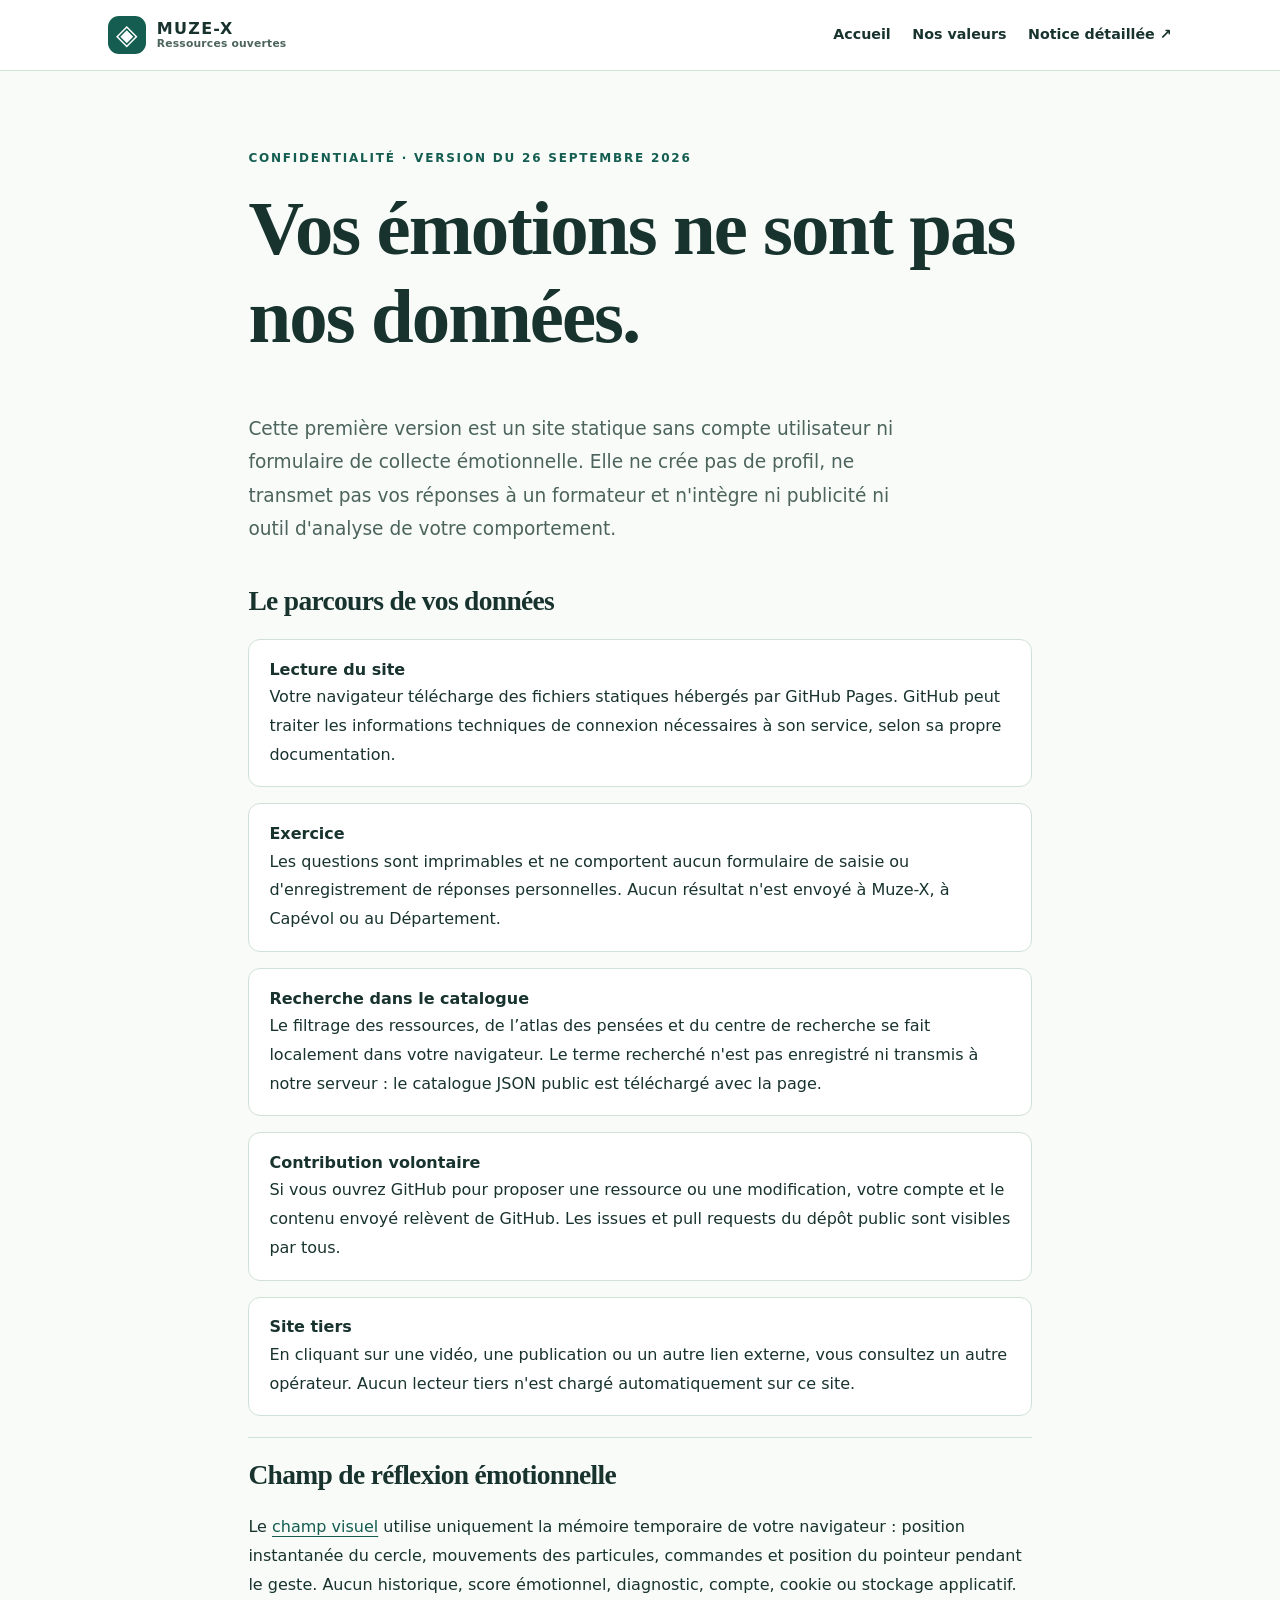
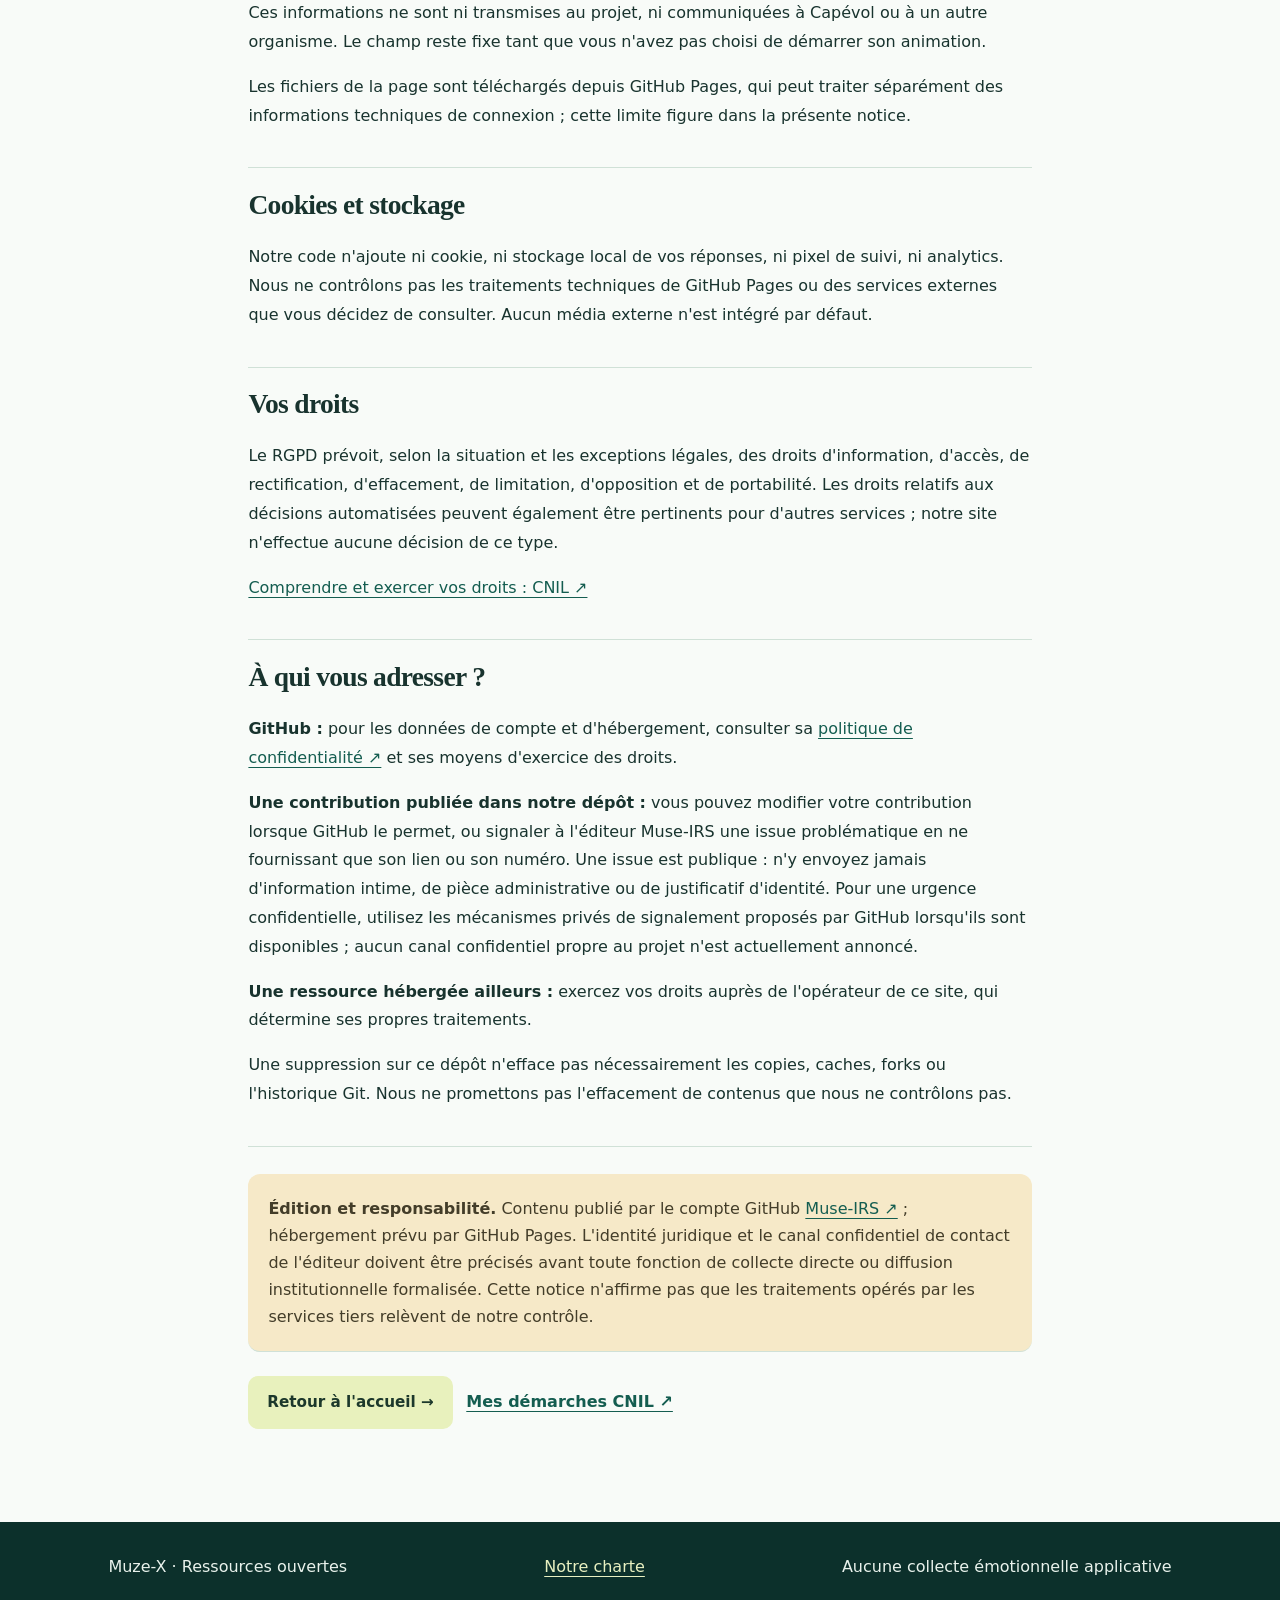
<file: privacy.html>
<!doctype html><html lang="fr"><head><meta charset="utf-8"><meta name="viewport" content="width=device-width,initial-scale=1"><meta name="description" content="Confidentialité : données traitées par ce site statique, droits RGPD et responsabilités des services externes."><meta name="referrer" content="no-referrer"><meta http-equiv="Content-Security-Policy" content="default-src 'self'; style-src 'self'; img-src 'self' data:; object-src 'none'; base-uri 'self'; form-action 'none'"><title>Confidentialité et droits — Muze-X</title><link rel="stylesheet" href="assets/styles.css"></head><body><a class="skip-link" href="#main">Aller au contenu</a><header class="top"><div class="wrap top-inner"><a class="wordmark" href="./"><span class="symbol" aria-hidden="true">◈</span><span>MUZE-X <small>Ressources ouvertes</small></span></a><nav aria-label="Navigation"><a href="./">Accueil</a><a href="valeurs.html">Nos valeurs</a><a href="https://github.com/Muse-IRS/muze-x-emotions-open-resources/blob/main/DATA_RIGHTS.md" target="_blank" rel="noopener noreferrer">Notice détaillée ↗</a></nav></div></header><main id="main" class="wrap section prose"><p class="eyebrow">Confidentialité · Version du 26 septembre 2026</p><h1>Vos émotions ne sont pas nos données.</h1><p class="intro">Cette première version est un site statique sans compte utilisateur ni formulaire de collecte émotionnelle. Elle ne crée pas de profil, ne transmet pas vos réponses à un formateur et n'intègre ni publicité ni outil d'analyse de votre comportement.</p>
<section><h2>Le parcours de vos données</h2><div class="journey"><div><strong>Lecture du site</strong><p>Votre navigateur télécharge des fichiers statiques hébergés par GitHub Pages. GitHub peut traiter les informations techniques de connexion nécessaires à son service, selon sa propre documentation.</p></div><div><strong>Exercice</strong><p>Les questions sont imprimables et ne comportent aucun formulaire de saisie ou d'enregistrement de réponses personnelles. Aucun résultat n'est envoyé à Muze-X, à Capévol ou au Département.</p></div><div><strong>Recherche dans le catalogue</strong><p>Le filtrage des ressources, de l’atlas des pensées et du centre de recherche se fait localement dans votre navigateur. Le terme recherché n'est pas enregistré ni transmis à notre serveur : le catalogue JSON public est téléchargé avec la page.</p></div><div><strong>Contribution volontaire</strong><p>Si vous ouvrez GitHub pour proposer une ressource ou une modification, votre compte et le contenu envoyé relèvent de GitHub. Les issues et pull requests du dépôt public sont visibles par tous.</p></div><div><strong>Site tiers</strong><p>En cliquant sur une vidéo, une publication ou un autre lien externe, vous consultez un autre opérateur. Aucun lecteur tiers n'est chargé automatiquement sur ce site.</p></div></div></section>
<section><h2>Champ de réflexion émotionnelle</h2><p>Le <a href="champ-emotionnel.html">champ visuel</a> utilise uniquement la mémoire temporaire de votre navigateur : position instantanée du cercle, mouvements des particules, commandes et position du pointeur pendant le geste. Aucun historique, score émotionnel, diagnostic, compte, cookie ou stockage applicatif. Ces informations ne sont ni transmises au projet, ni communiquées à Capévol ou à un autre organisme. Le champ reste fixe tant que vous n'avez pas choisi de démarrer son animation.</p><p>Les fichiers de la page sont téléchargés depuis GitHub Pages, qui peut traiter séparément des informations techniques de connexion ; cette limite figure dans la présente notice.</p></section><section><h2>Cookies et stockage</h2><p>Notre code n'ajoute ni cookie, ni stockage local de vos réponses, ni pixel de suivi, ni analytics. Nous ne contrôlons pas les traitements techniques de GitHub Pages ou des services externes que vous décidez de consulter. Aucun média externe n'est intégré par défaut.</p></section>
<section><h2>Vos droits</h2><p>Le RGPD prévoit, selon la situation et les exceptions légales, des droits d'information, d'accès, de rectification, d'effacement, de limitation, d'opposition et de portabilité. Les droits relatifs aux décisions automatisées peuvent également être pertinents pour d'autres services ; notre site n'effectue aucune décision de ce type.</p><p><a href="https://www.cnil.fr/fr/mes-demarches/les-droits-pour-maitriser-vos-donnees-personnelles" target="_blank" rel="noopener noreferrer" referrerpolicy="no-referrer">Comprendre et exercer vos droits : CNIL ↗</a></p></section>
<section><h2>À qui vous adresser ?</h2><p><strong>GitHub :</strong> pour les données de compte et d'hébergement, consulter sa <a href="https://docs.github.com/fr/site-policy/privacy-policies/github-general-privacy-statement" target="_blank" rel="noopener noreferrer" referrerpolicy="no-referrer">politique de confidentialité ↗</a> et ses moyens d'exercice des droits.</p><p><strong>Une contribution publiée dans notre dépôt :</strong> vous pouvez modifier votre contribution lorsque GitHub le permet, ou signaler à l'éditeur Muse-IRS une issue problématique en ne fournissant que son lien ou son numéro. Une issue est publique : n'y envoyez jamais d'information intime, de pièce administrative ou de justificatif d'identité. Pour une urgence confidentielle, utilisez les mécanismes privés de signalement proposés par GitHub lorsqu'ils sont disponibles ; aucun canal confidentiel propre au projet n'est actuellement annoncé.</p><p><strong>Une ressource hébergée ailleurs :</strong> exercez vos droits auprès de l'opérateur de ce site, qui détermine ses propres traitements.</p><p>Une suppression sur ce dépôt n'efface pas nécessairement les copies, caches, forks ou l'historique Git. Nous ne promettons pas l'effacement de contenus que nous ne contrôlons pas.</p></section>
<section class="note"><strong>Édition et responsabilité.</strong> Contenu publié par le compte GitHub <a href="https://github.com/Muse-IRS" target="_blank" rel="noopener noreferrer">Muse-IRS ↗</a> ; hébergement prévu par GitHub Pages. L'identité juridique et le canal confidentiel de contact de l'éditeur doivent être précisés avant toute fonction de collecte directe ou diffusion institutionnelle formalisée. Cette notice n'affirme pas que les traitements opérés par les services tiers relèvent de notre contrôle.</section>
<p class="actions"><a class="button main-button" href="./">Retour à l'accueil →</a><a class="text-link" href="https://www.cnil.fr/fr/mes-demarches" target="_blank" rel="noopener noreferrer" referrerpolicy="no-referrer">Mes démarches CNIL ↗</a></p></main><footer class="footer"><div class="wrap footer-grid"><span>Muze-X · Ressources ouvertes</span><a href="valeurs.html">Notre charte</a><span>Aucune collecte émotionnelle applicative</span></div></footer></body></html>
</file>
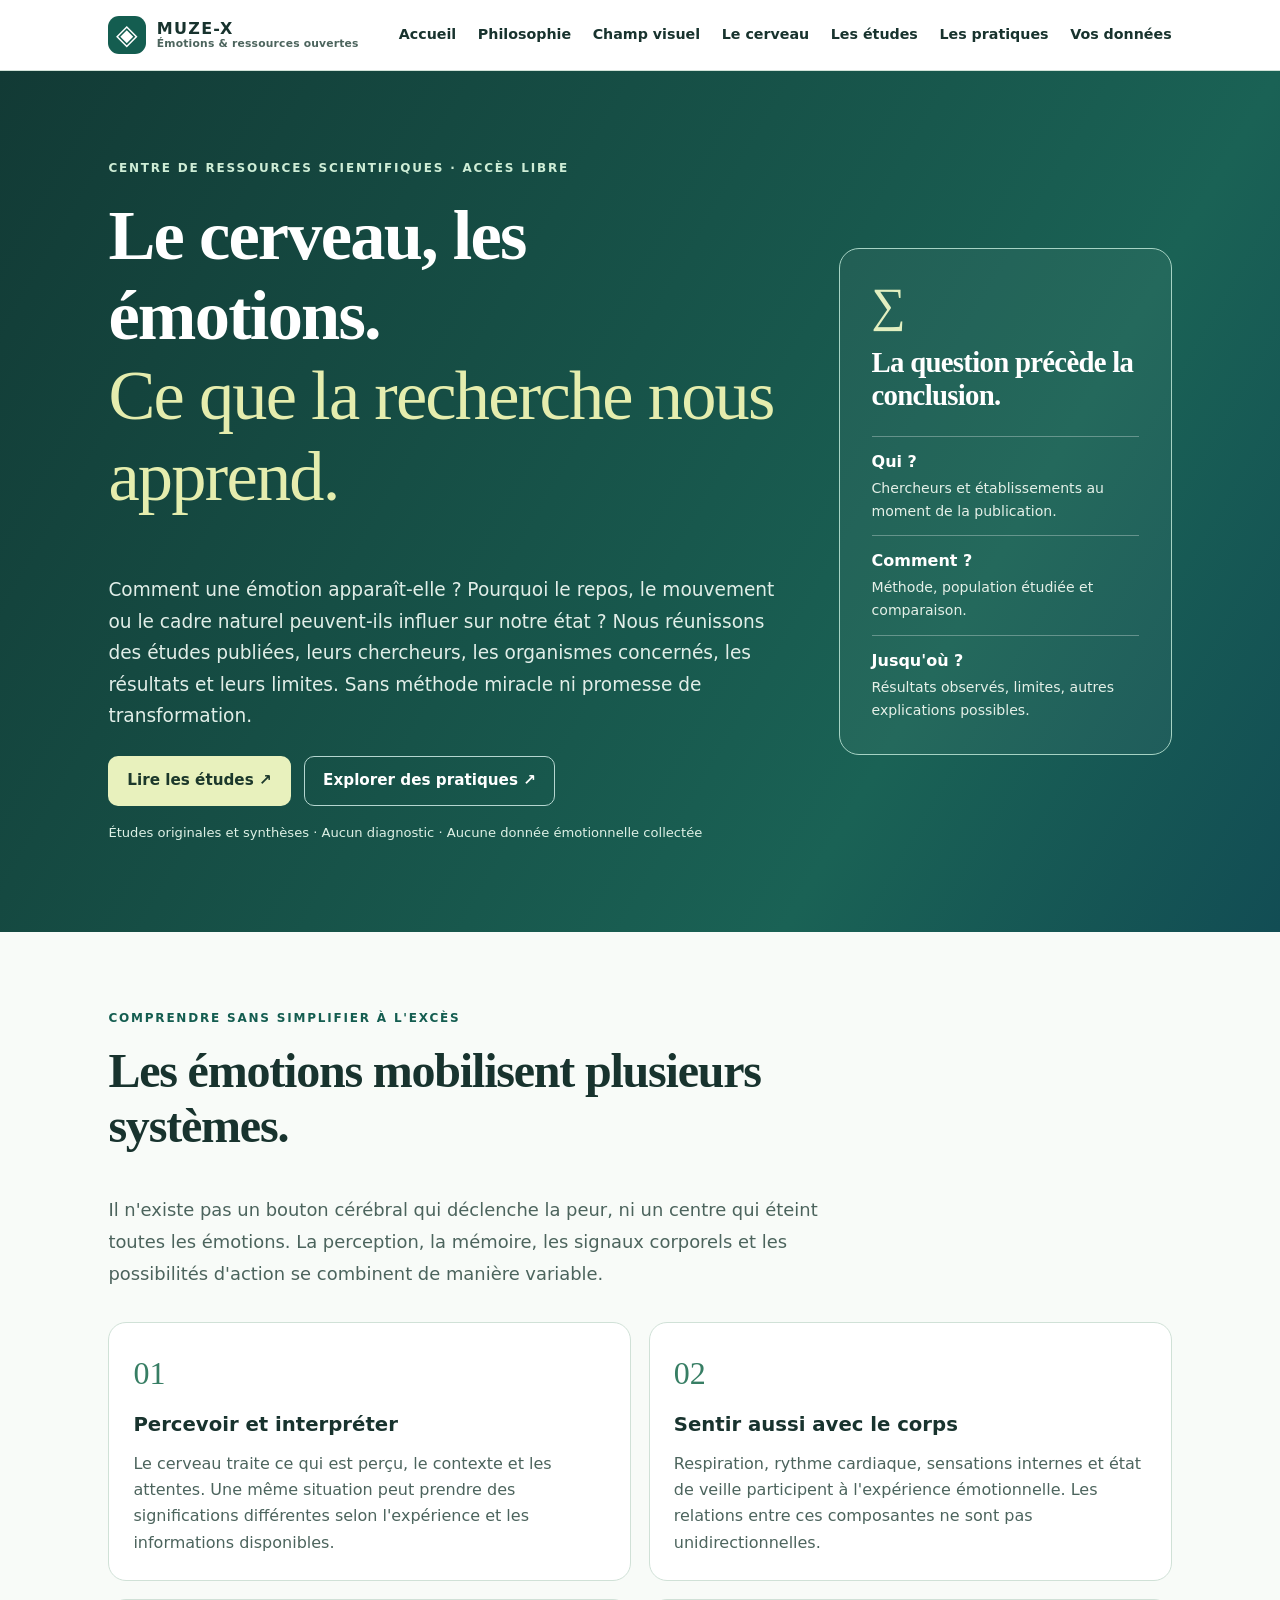
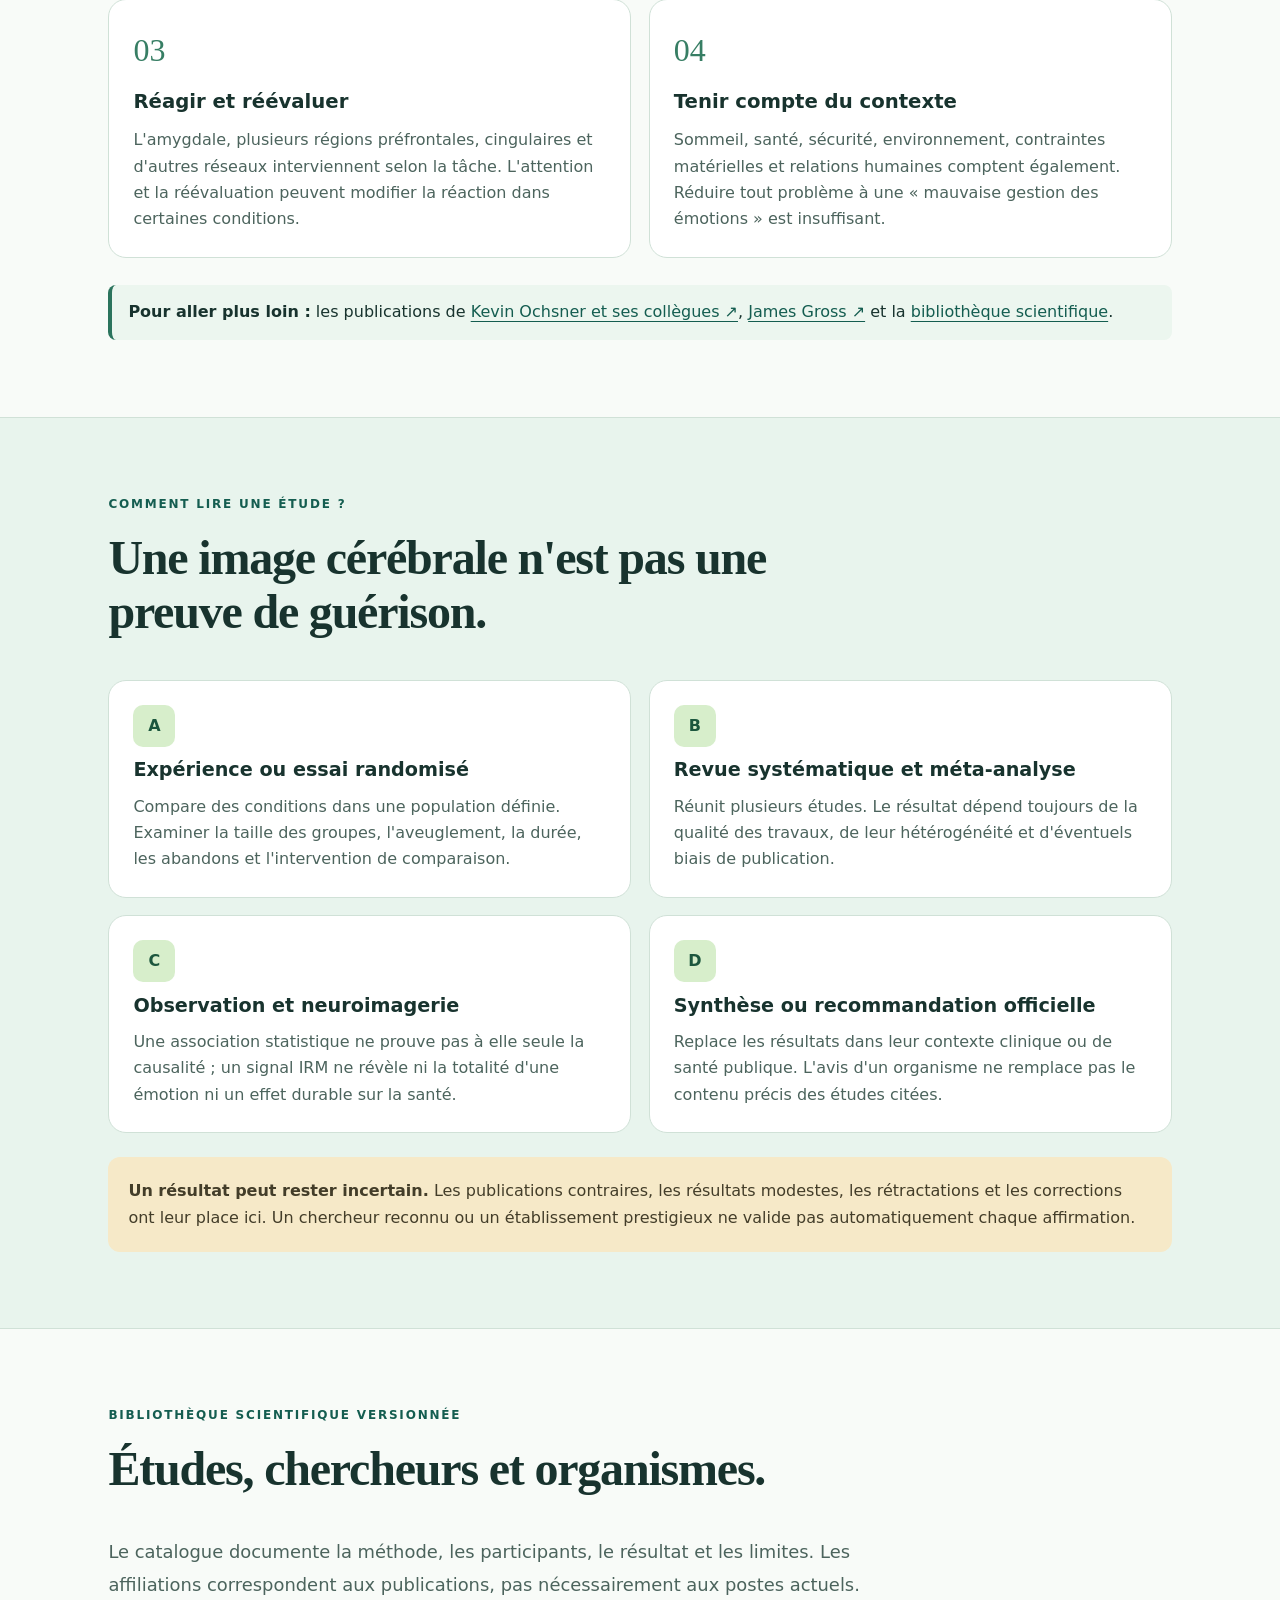
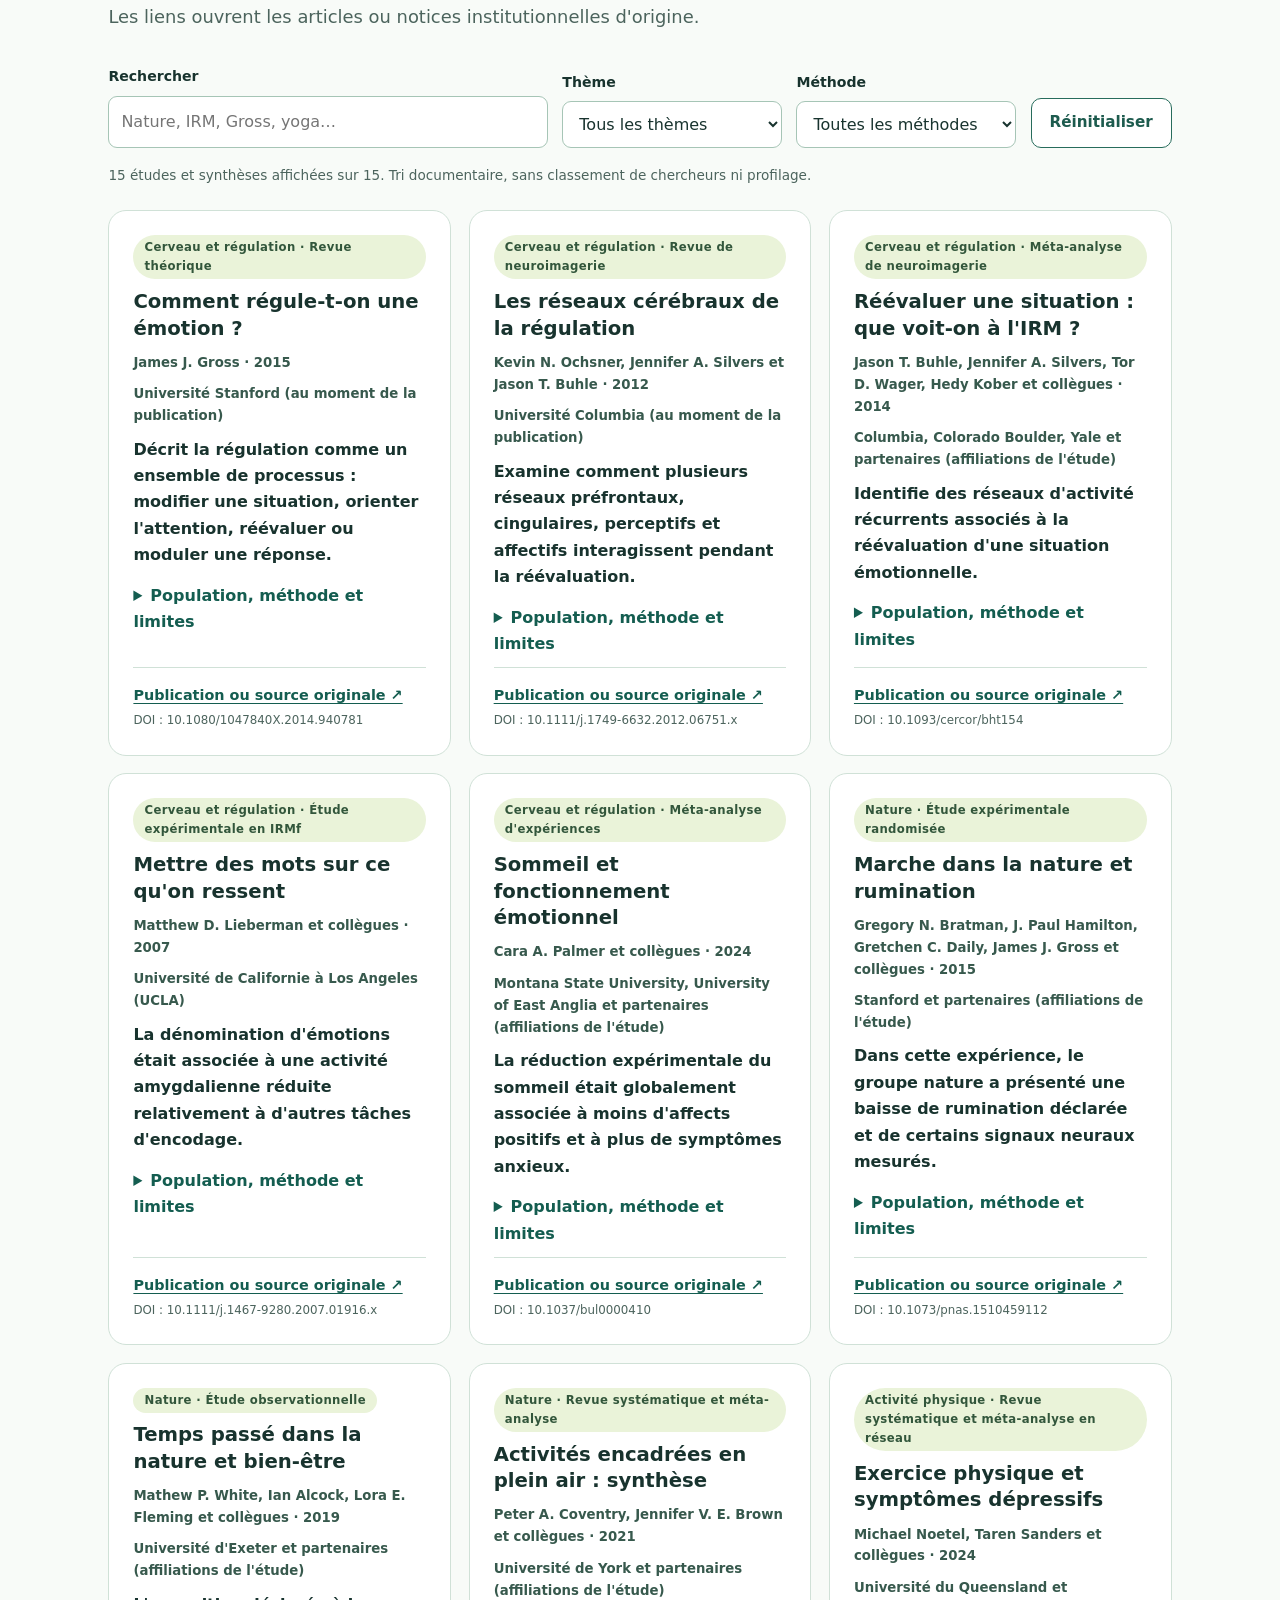
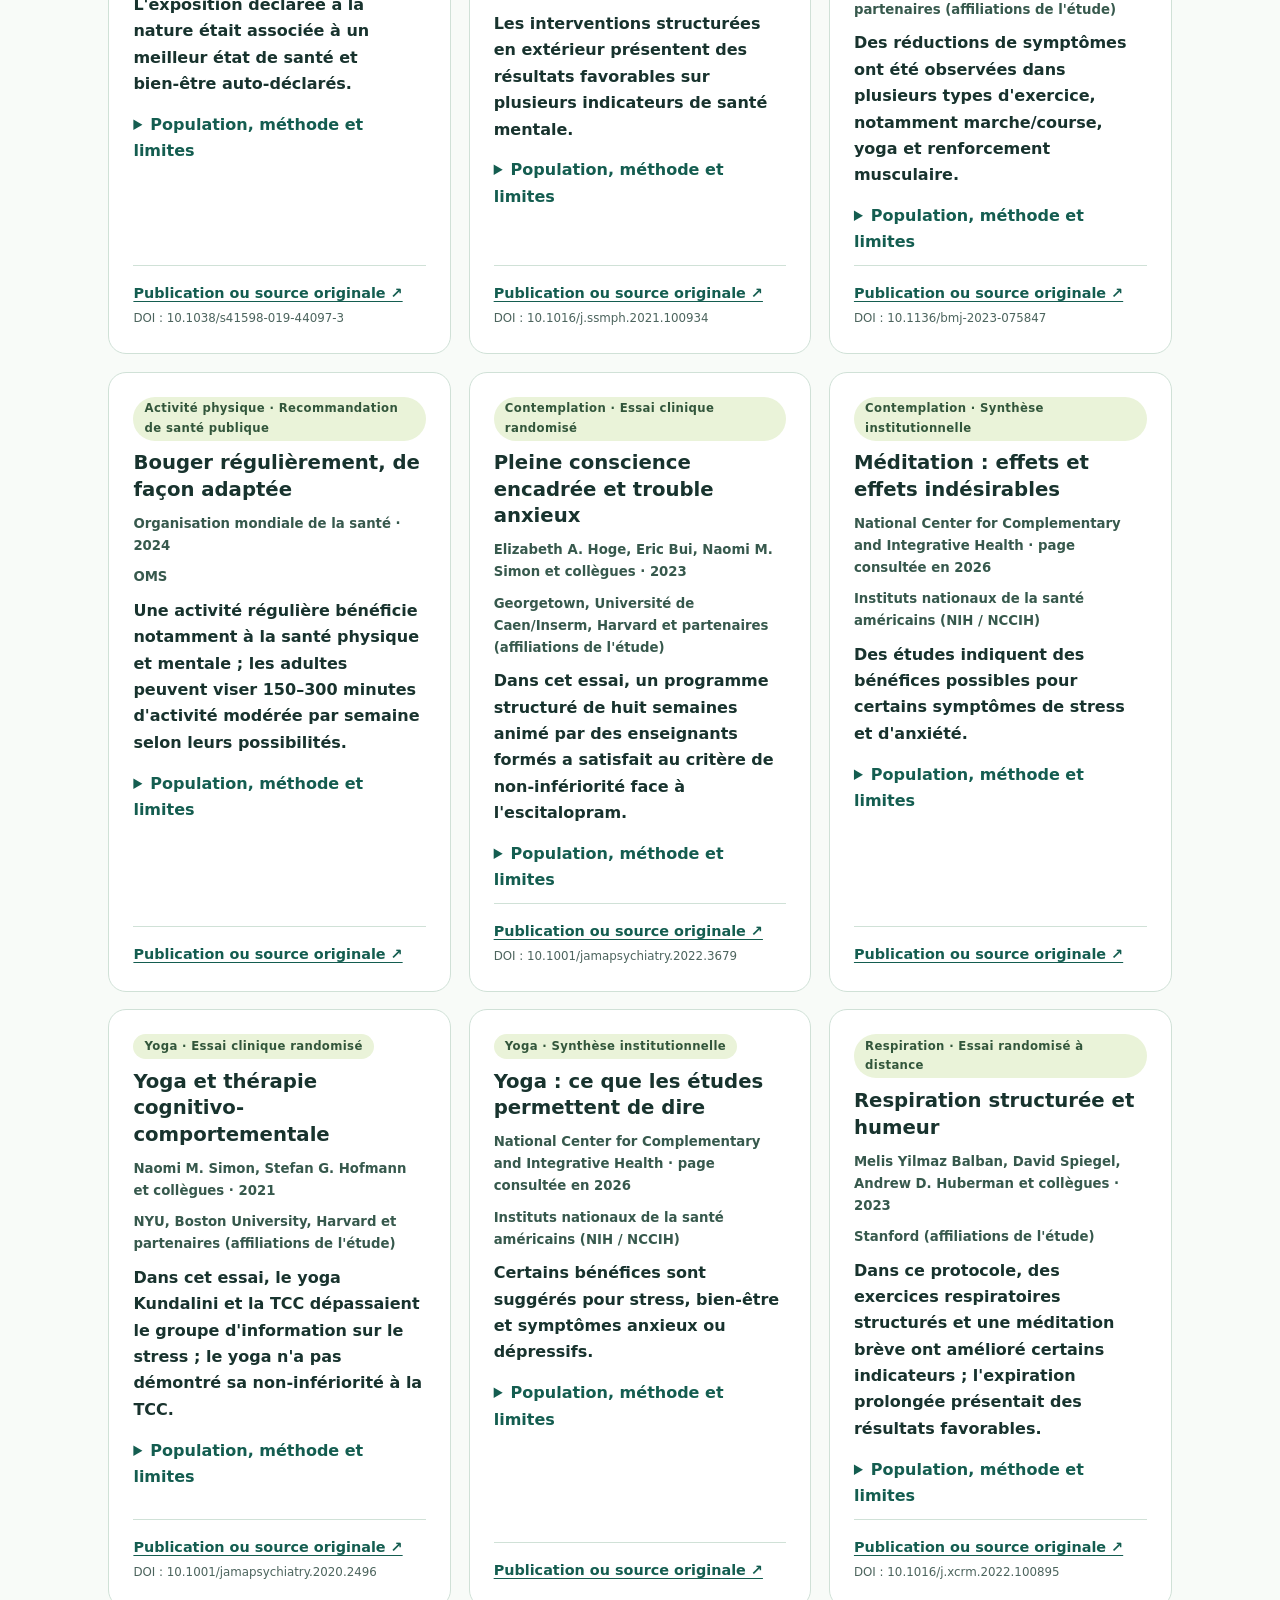
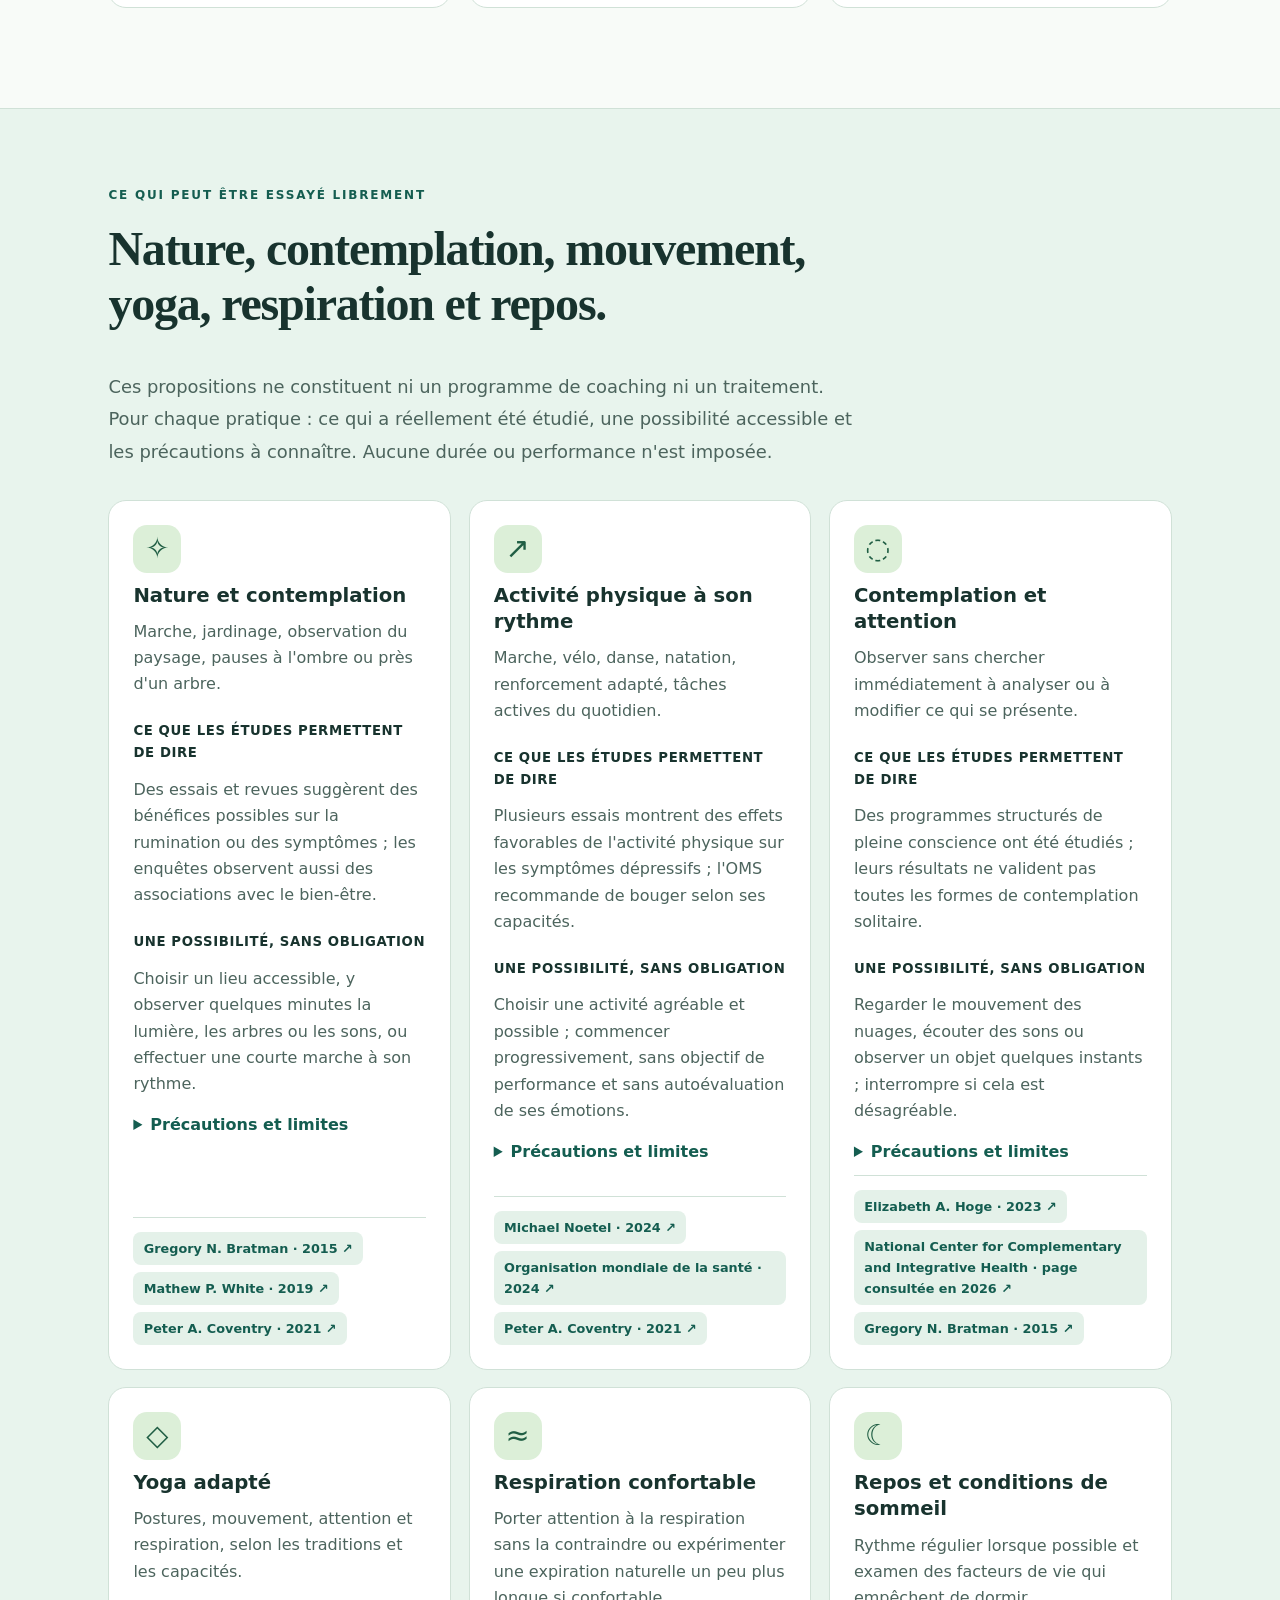
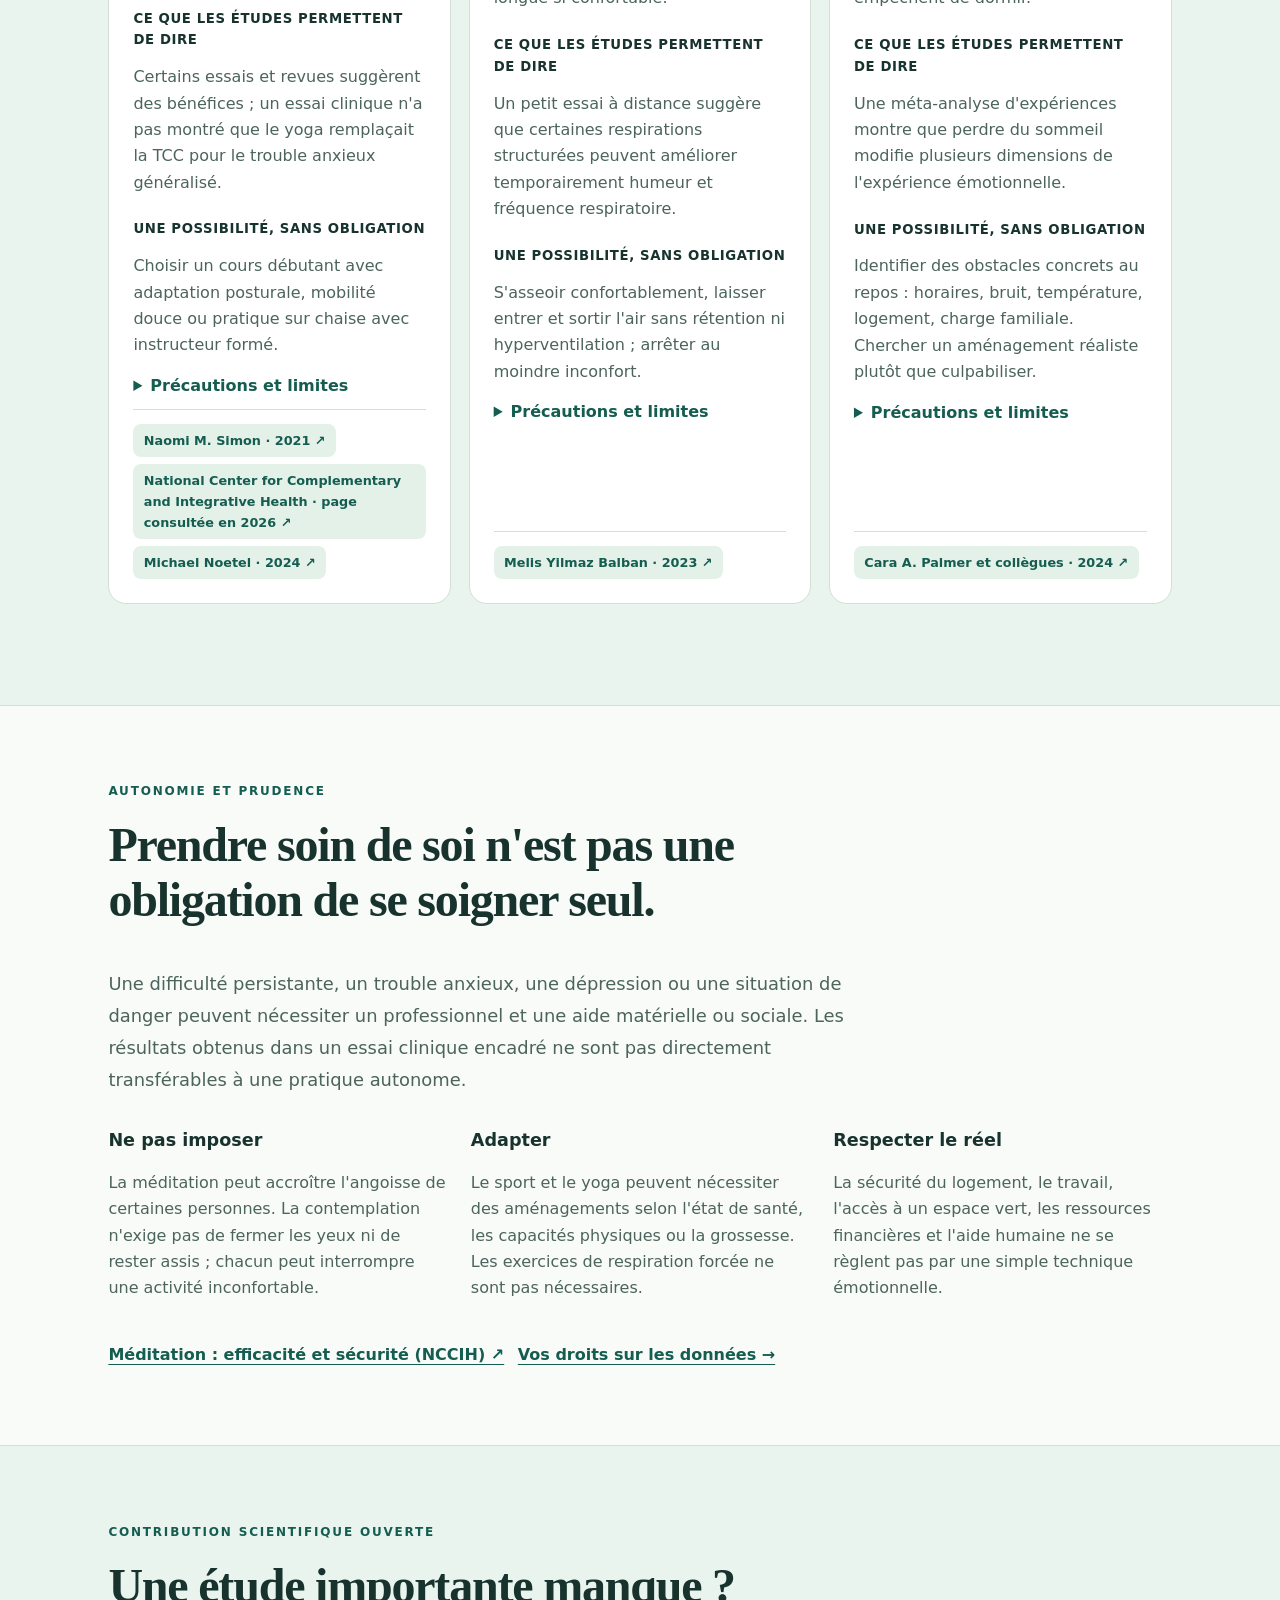
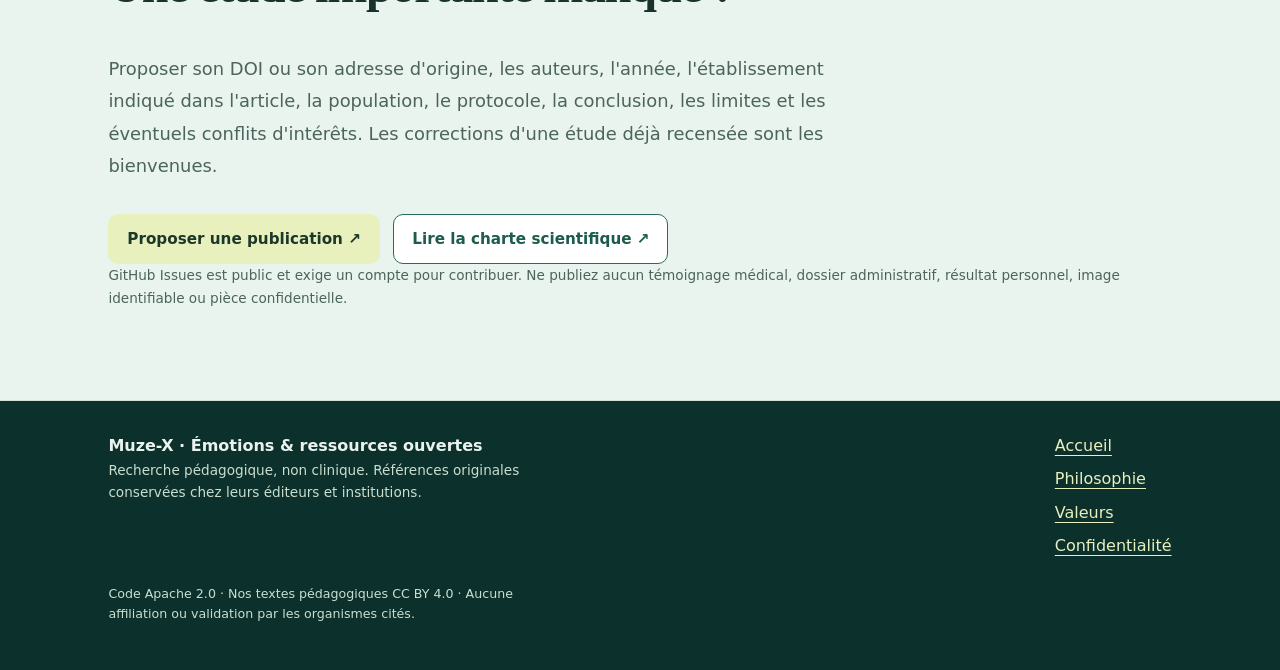
<file: recherche.html>
<!doctype html>
<html lang="fr">
<head>
<meta charset="utf-8">
<meta name="viewport" content="width=device-width, initial-scale=1">
<meta name="description" content="Centre de recherche public sur le cerveau et les émotions : chercheurs, études originales, méta-analyses et pratiques étudiées, de la nature au yoga.">
<meta name="referrer" content="no-referrer">
<meta name="theme-color" content="#123d38">
<meta http-equiv="Content-Security-Policy" content="default-src 'self'; style-src 'self'; script-src 'self'; img-src 'self' data:; connect-src 'self'; object-src 'none'; frame-src 'none'; base-uri 'self'; form-action 'none'">
<title>Recherche · Cerveau, émotions et pratiques — Muze-X</title>
<link rel="stylesheet" href="assets/styles.css">
<link rel="stylesheet" href="assets/recherche.css">
<script defer src="assets/recherche.js"></script>
</head>
<body>
<a class="skip-link" href="#main">Aller au contenu</a>
<header class="top">
<div class="wrap top-inner">
<a class="wordmark" href="./" aria-label="Muze-X, retour à l'accueil"><span class="symbol" aria-hidden="true">◈</span><span>MUZE-X <small>Émotions & ressources ouvertes</small></span></a>
<nav aria-label="Navigation principale">
<a href="./">Accueil</a><a href="pensees.html">Philosophie</a><a href="champ-emotionnel.html">Champ visuel</a><a href="#cerveau">Le cerveau</a><a href="#etudes">Les études</a><a href="#pratiques">Les pratiques</a><a href="privacy.html">Vos données</a>
</nav>
</div>
</header>
<main id="main">
<section class="lab-hero"><div class="wrap lab-hero-grid">
<div>
<p class="eyebrow">Centre de ressources scientifiques · Accès libre</p>
<h1>Le cerveau, les émotions.<br><em>Ce que la recherche nous apprend.</em></h1>
<p class="intro">Comment une émotion apparaît-elle ? Pourquoi le repos, le mouvement ou le cadre naturel peuvent-ils influer sur notre état ? Nous réunissons des études publiées, leurs chercheurs, les organismes concernés, les résultats et leurs limites. Sans méthode miracle ni promesse de transformation.</p>
<div class="actions"><a href="#etudes" class="button main-button">Lire les études ↗</a><a href="#pratiques" class="button lab-ghost">Explorer des pratiques ↗</a></div>
<p class="quiet">Études originales et synthèses · Aucun diagnostic · Aucune donnée émotionnelle collectée</p>
</div>
<aside class="lab-hero-aside" aria-label="Notre méthode documentaire">
<span class="lab-hero-symbol" aria-hidden="true">∑</span>
<h2>La question précède la conclusion.</h2>
<div><strong>Qui ?</strong><p>Chercheurs et établissements au moment de la publication.</p></div>
<div><strong>Comment ?</strong><p>Méthode, population étudiée et comparaison.</p></div>
<div><strong>Jusqu'où ?</strong><p>Résultats observés, limites, autres explications possibles.</p></div>
</aside>
</div></section>
<section class="wrap section" id="cerveau">
<p class="eyebrow">Comprendre sans simplifier à l'excès</p>
<h2>Les émotions mobilisent plusieurs systèmes.</h2>
<p class="section-lead">Il n'existe pas un bouton cérébral qui déclenche la peur, ni un centre qui éteint toutes les émotions. La perception, la mémoire, les signaux corporels et les possibilités d'action se combinent de manière variable.</p>
<div class="brain-grid">
<article class="brain-card"><span class="brain-mark">01</span><h3>Percevoir et interpréter</h3><p>Le cerveau traite ce qui est perçu, le contexte et les attentes. Une même situation peut prendre des significations différentes selon l'expérience et les informations disponibles.</p></article>
<article class="brain-card"><span class="brain-mark">02</span><h3>Sentir aussi avec le corps</h3><p>Respiration, rythme cardiaque, sensations internes et état de veille participent à l'expérience émotionnelle. Les relations entre ces composantes ne sont pas unidirectionnelles.</p></article>
<article class="brain-card"><span class="brain-mark">03</span><h3>Réagir et réévaluer</h3><p>L'amygdale, plusieurs régions préfrontales, cingulaires et d'autres réseaux interviennent selon la tâche. L'attention et la réévaluation peuvent modifier la réaction dans certaines conditions.</p></article>
<article class="brain-card"><span class="brain-mark">04</span><h3>Tenir compte du contexte</h3><p>Sommeil, santé, sécurité, environnement, contraintes matérielles et relations humaines comptent également. Réduire tout problème à une « mauvaise gestion des émotions » est insuffisant.</p></article>
</div>
<div class="lab-inline-link">
<strong>Pour aller plus loin :</strong> les publications de
<a href="https://doi.org/10.1111/j.1749-6632.2012.06751.x" target="_blank" rel="noopener noreferrer" referrerpolicy="no-referrer">Kevin Ochsner et ses collègues ↗</a>,
<a href="https://doi.org/10.1080/1047840X.2014.940781" target="_blank" rel="noopener noreferrer" referrerpolicy="no-referrer">James Gross ↗</a>
et la <a href="#etudes">bibliothèque scientifique</a>.
</div>
</section>
<section class="lab-soft section" id="methode"><div class="wrap">
<p class="eyebrow">Comment lire une étude ?</p><h2>Une image cérébrale n'est pas une preuve de guérison.</h2>
<div class="method-grid">
<article><span class="method-no">A</span><h3>Expérience ou essai randomisé</h3><p>Compare des conditions dans une population définie. Examiner la taille des groupes, l'aveuglement, la durée, les abandons et l'intervention de comparaison.</p></article>
<article><span class="method-no">B</span><h3>Revue systématique et méta-analyse</h3><p>Réunit plusieurs études. Le résultat dépend toujours de la qualité des travaux, de leur hétérogénéité et d'éventuels biais de publication.</p></article>
<article><span class="method-no">C</span><h3>Observation et neuroimagerie</h3><p>Une association statistique ne prouve pas à elle seule la causalité ; un signal IRM ne révèle ni la totalité d'une émotion ni un effet durable sur la santé.</p></article>
<article><span class="method-no">D</span><h3>Synthèse ou recommandation officielle</h3><p>Replace les résultats dans leur contexte clinique ou de santé publique. L'avis d'un organisme ne remplace pas le contenu précis des études citées.</p></article>
</div>
<div class="note lab-note"><strong>Un résultat peut rester incertain.</strong> Les publications contraires, les résultats modestes, les rétractations et les corrections ont leur place ici. Un chercheur reconnu ou un établissement prestigieux ne valide pas automatiquement chaque affirmation.</div>
</div></section>
<section class="wrap section" id="etudes">
<p class="eyebrow">Bibliothèque scientifique versionnée</p>
<h2>Études, chercheurs et organismes.</h2>
<p class="section-lead">Le catalogue documente la méthode, les participants, le résultat et les limites. Les affiliations correspondent aux publications, pas nécessairement aux postes actuels. Les liens ouvrent les articles ou notices institutionnelles d'origine.</p>
<div class="research-controls">
<div class="field"><label for="research-query">Rechercher</label><input id="research-query" type="search" autocomplete="off" maxlength="100" placeholder="Nature, IRM, Gross, yoga…"></div>
<div class="field"><label for="research-area">Thème</label><select id="research-area"><option value="all">Tous les thèmes</option><option value="cerveau">Cerveau et régulation</option><option value="nature">Nature et environnement</option><option value="activite">Sport et activité</option><option value="contemplation">Méditation et pleine conscience</option><option value="yoga">Yoga</option><option value="respiration">Respiration</option></select></div>
<div class="field"><label for="research-type">Méthode</label><select id="research-type"><option value="all">Toutes les méthodes</option></select></div>
<button id="research-reset" type="button" class="button print">Réinitialiser</button>
</div>
<p id="research-count" class="small" role="status" aria-live="polite">Les publications sont en cours de chargement. Trois références restent accessibles ci-dessous.</p>
<div id="research-list" class="study-grid">
<article class="study-card"><span class="tag">Neurosciences · Revue</span><h3>Régulation des émotions</h3><p>Kevin N. Ochsner et collègues, Columbia (2012). Modèles de réseaux cérébraux impliqués dans la réévaluation ; les résultats d'IRM ne démontrent pas une intervention clinique.</p><a href="https://doi.org/10.1111/j.1749-6632.2012.06751.x" target="_blank" rel="noopener noreferrer" referrerpolicy="no-referrer">Consulter l'article ↗</a></article>
<article class="study-card"><span class="tag">Activité · Méta-analyse</span><h3>Exercice et dépression</h3><p>Michael Noetel et collègues, BMJ (2024). Synthèse de 218 essais randomisés et 14 170 participants. Les programmes, les comparateurs et les risques de biais varient.</p><a href="https://www.bmj.com/content/384/bmj-2023-075847.full" target="_blank" rel="noopener noreferrer" referrerpolicy="no-referrer">Consulter l'article ↗</a></article>
<article class="study-card"><span class="tag">Nature · Observation</span><h3>Temps en nature et bien-être</h3><p>Mathew P. White et collègues (2019), 19 806 personnes. Association observée, sans preuve de causalité ni durée obligatoire.</p><a href="https://doi.org/10.1038/s41598-019-44097-3" target="_blank" rel="noopener noreferrer" referrerpolicy="no-referrer">Consulter l'article ↗</a></article>
</div>
<noscript><p class="note">JavaScript est désactivé : les trois références ci-dessus et leurs liens restent disponibles. Le catalogue détaillé et ses filtres nécessitent JavaScript, sans compte ni données personnelles.</p></noscript>
</section>
<section class="lab-soft section" id="pratiques"><div class="wrap">
<p class="eyebrow">Ce qui peut être essayé librement</p>
<h2>Nature, contemplation, mouvement, yoga, respiration et repos.</h2>
<p class="section-lead">Ces propositions ne constituent ni un programme de coaching ni un traitement. Pour chaque pratique : ce qui a réellement été étudié, une possibilité accessible et les précautions à connaître. Aucune durée ou performance n'est imposée.</p>
<div id="practice-list" class="practice-grid">
<article class="practice-card"><span class="practice-icon" aria-hidden="true">✦</span><h3>Nature et contemplation</h3><p>Observer un paysage, jardiner ou marcher selon ses possibilités. La recherche sur les activités en nature est encourageante, mais ne prouve pas l'efficacité de chaque pratique contemplative.</p><a href="https://pubmed.ncbi.nlm.nih.gov/34646931/" target="_blank" rel="noopener noreferrer" referrerpolicy="no-referrer">Revue de recherche ↗</a></article>
<article class="practice-card"><span class="practice-icon" aria-hidden="true">↗</span><h3>Activité physique</h3><p>Marcher, danser, pédaler ou bouger selon ses capacités. L'activité n'est pas une obligation de performance ou un remplacement des soins.</p><a href="https://www.who.int/fr/news-room/fact-sheets/detail/physical-activity" target="_blank" rel="noopener noreferrer" referrerpolicy="no-referrer">Recommandations OMS ↗</a></article>
<article class="practice-card"><span class="practice-icon" aria-hidden="true">○</span><h3>Yoga adapté</h3><p>Les effets dépendent du type de yoga, du contexte et de la population. Certaines postures nécessitent un accompagnement qualifié.</p><a href="https://www.nccih.nih.gov/health/yoga-effectiveness-and-safety" target="_blank" rel="noopener noreferrer" referrerpolicy="no-referrer">Synthèse NCCIH ↗</a></article>
</div>
</div></section>
<section class="wrap section" id="securite">
<p class="eyebrow">Autonomie et prudence</p>
<h2>Prendre soin de soi n'est pas une obligation de se soigner seul.</h2>
<p class="section-lead">Une difficulté persistante, un trouble anxieux, une dépression ou une situation de danger peuvent nécessiter un professionnel et une aide matérielle ou sociale. Les résultats obtenus dans un essai clinique encadré ne sont pas directement transférables à une pratique autonome.</p>
<div class="safety-grid">
<div><h3>Ne pas imposer</h3><p>La méditation peut accroître l'angoisse de certaines personnes. La contemplation n'exige pas de fermer les yeux ni de rester assis ; chacun peut interrompre une activité inconfortable.</p></div>
<div><h3>Adapter</h3><p>Le sport et le yoga peuvent nécessiter des aménagements selon l'état de santé, les capacités physiques ou la grossesse. Les exercices de respiration forcée ne sont pas nécessaires.</p></div>
<div><h3>Respecter le réel</h3><p>La sécurité du logement, le travail, l'accès à un espace vert, les ressources financières et l'aide humaine ne se règlent pas par une simple technique émotionnelle.</p></div>
</div>
<div class="actions"><a href="https://www.nccih.nih.gov/health/meditation-and-mindfulness-effectiveness-and-safety" target="_blank" rel="noopener noreferrer" referrerpolicy="no-referrer" class="text-link">Méditation : efficacité et sécurité (NCCIH) ↗</a><a href="privacy.html" class="text-link">Vos droits sur les données →</a></div>
</section>
<section class="lab-soft section" id="contribuer"><div class="wrap">
<p class="eyebrow">Contribution scientifique ouverte</p><h2>Une étude importante manque ?</h2><p class="section-lead">Proposer son DOI ou son adresse d'origine, les auteurs, l'année, l'établissement indiqué dans l'article, la population, le protocole, la conclusion, les limites et les éventuels conflits d'intérêts. Les corrections d'une étude déjà recensée sont les bienvenues.</p>
<div class="actions"><a class="button main-button" href="https://github.com/Muse-IRS/muze-x-emotions-open-resources/issues/new/choose" target="_blank" rel="noopener noreferrer" referrerpolicy="no-referrer">Proposer une publication ↗</a><a href="https://github.com/Muse-IRS/muze-x-emotions-open-resources/blob/main/RESEARCH_POLICY.md" class="button print" target="_blank" rel="noopener noreferrer" referrerpolicy="no-referrer">Lire la charte scientifique ↗</a></div>
<p class="small">GitHub Issues est public et exige un compte pour contribuer. Ne publiez aucun témoignage médical, dossier administratif, résultat personnel, image identifiable ou pièce confidentielle.</p>
</div></section>
</main>
<footer class="footer"><div class="wrap footer-grid"><div><strong>Muze-X · Émotions & ressources ouvertes</strong><p>Recherche pédagogique, non clinique. Références originales conservées chez leurs éditeurs et institutions.</p></div><nav aria-label="Liens de bas de page"><a href="./">Accueil</a><a href="pensees.html">Philosophie</a><a href="valeurs.html">Valeurs</a><a href="privacy.html">Confidentialité</a></nav><p class="license-note">Code Apache 2.0 · Nos textes pédagogiques CC BY 4.0 · Aucune affiliation ou validation par les organismes cités.</p></div></footer>
</body></html>
</file>
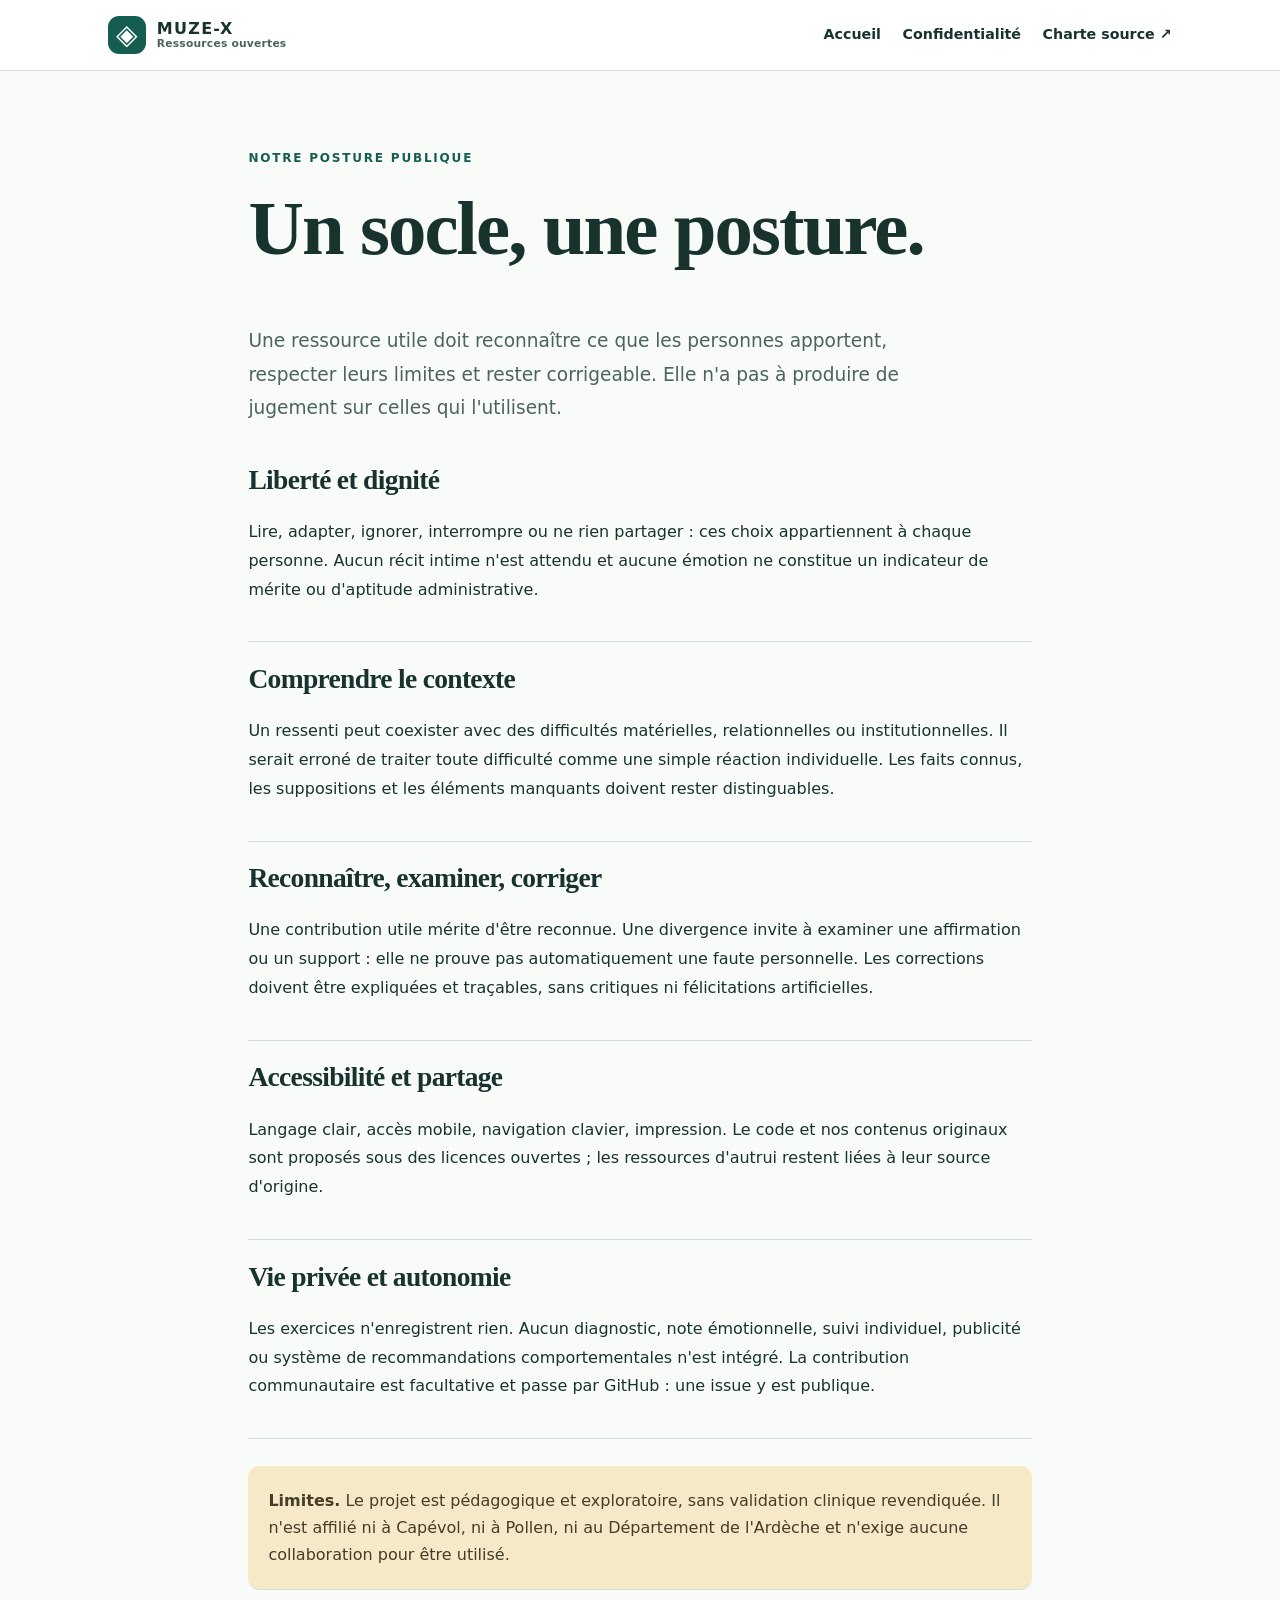
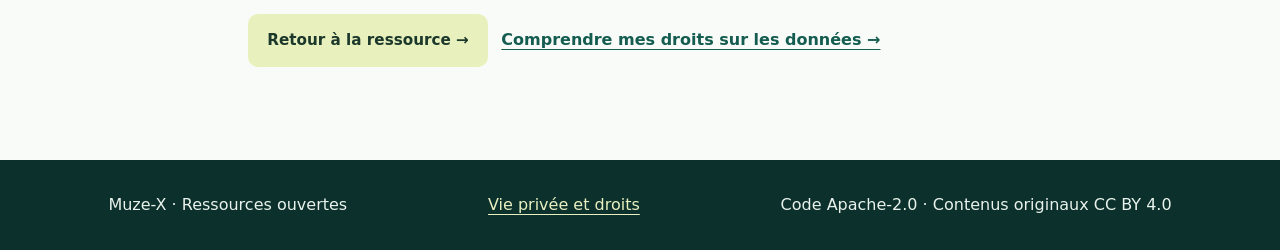
<file: valeurs.html>
<!doctype html><html lang="fr"><head><meta charset="utf-8"><meta name="viewport" content="width=device-width,initial-scale=1"><meta name="description" content="Charte publique de valeurs : respect, liberté, vérifiabilité et droit à la correction."><meta name="referrer" content="no-referrer"><meta http-equiv="Content-Security-Policy" content="default-src 'self'; style-src 'self'; img-src 'self' data:; object-src 'none'; base-uri 'self'; form-action 'none'"><title>Nos valeurs — Émotions & ressources ouvertes</title><link rel="stylesheet" href="assets/styles.css"></head><body><a class="skip-link" href="#main">Aller au contenu</a><header class="top"><div class="wrap top-inner"><a class="wordmark" href="./"><span class="symbol" aria-hidden="true">◈</span><span>MUZE-X <small>Ressources ouvertes</small></span></a><nav aria-label="Navigation"><a href="./">Accueil</a><a href="privacy.html">Confidentialité</a><a href="https://github.com/Muse-IRS/muze-x-emotions-open-resources/blob/main/VALUES.md" target="_blank" rel="noopener noreferrer">Charte source ↗</a></nav></div></header><main id="main" class="wrap section prose"><p class="eyebrow">Notre posture publique</p><h1>Un socle, une posture.</h1><p class="intro">Une ressource utile doit reconnaître ce que les personnes apportent, respecter leurs limites et rester corrigeable. Elle n'a pas à produire de jugement sur celles qui l'utilisent.</p><section><h2>Liberté et dignité</h2><p>Lire, adapter, ignorer, interrompre ou ne rien partager : ces choix appartiennent à chaque personne. Aucun récit intime n'est attendu et aucune émotion ne constitue un indicateur de mérite ou d'aptitude administrative.</p></section><section><h2>Comprendre le contexte</h2><p>Un ressenti peut coexister avec des difficultés matérielles, relationnelles ou institutionnelles. Il serait erroné de traiter toute difficulté comme une simple réaction individuelle. Les faits connus, les suppositions et les éléments manquants doivent rester distinguables.</p></section><section><h2>Reconnaître, examiner, corriger</h2><p>Une contribution utile mérite d'être reconnue. Une divergence invite à examiner une affirmation ou un support : elle ne prouve pas automatiquement une faute personnelle. Les corrections doivent être expliquées et traçables, sans critiques ni félicitations artificielles.</p></section><section><h2>Accessibilité et partage</h2><p>Langage clair, accès mobile, navigation clavier, impression. Le code et nos contenus originaux sont proposés sous des licences ouvertes ; les ressources d'autrui restent liées à leur source d'origine.</p></section><section><h2>Vie privée et autonomie</h2><p>Les exercices n'enregistrent rien. Aucun diagnostic, note émotionnelle, suivi individuel, publicité ou système de recommandations comportementales n'est intégré. La contribution communautaire est facultative et passe par GitHub : une issue y est publique.</p></section><section class="note"><strong>Limites.</strong> Le projet est pédagogique et exploratoire, sans validation clinique revendiquée. Il n'est affilié ni à Capévol, ni à Pollen, ni au Département de l'Ardèche et n'exige aucune collaboration pour être utilisé.</section><p class="actions"><a class="button main-button" href="./">Retour à la ressource →</a><a class="text-link" href="privacy.html">Comprendre mes droits sur les données →</a></p></main><footer class="footer"><div class="wrap footer-grid"><span>Muze-X · Ressources ouvertes</span><a href="privacy.html">Vie privée et droits</a><span>Code Apache-2.0 · Contenus originaux CC BY 4.0</span></div></footer></body></html>
</file>
<file: assets/styles.css>
/* Muze-X Emotions — static, accessible, zero-tracking presentation. */
:root{color-scheme:light;--ink:#18332e;--muted:#4c645d;--green:#145d50;--sea:#e8f4ee;--line:#d0e1d7;--paper:#f8fbf8;--white:#fff;--gold:#f6e9c8;--radius:18px}
*{box-sizing:border-box}
html{scroll-behavior:smooth}
body{margin:0;background:var(--paper);color:var(--ink);font-family:ui-sans-serif,system-ui,-apple-system,"Segoe UI",sans-serif;line-height:1.65;font-size:1rem}
a{color:var(--green);text-underline-offset:.23em}a:hover{text-decoration-thickness:2px}
button,input,select{font:inherit}button{cursor:pointer}
:focus-visible{outline:3px solid #a86b16;outline-offset:4px}
.wrap{max-width:1140px;margin:auto;padding-inline:clamp(1.15rem,4vw,2.4rem)}
.skip-link{position:absolute;transform:translateY(-200%);z-index:20;background:#fff;color:var(--ink);padding:.8rem}
.skip-link:focus{transform:none}
.top{border-bottom:1px solid var(--line);background:var(--white)}
.top-inner{display:flex;align-items:center;justify-content:space-between;flex-wrap:wrap;gap:1rem;padding-block:1rem}
.wordmark{display:flex;align-items:center;gap:.65rem;text-decoration:none;color:var(--ink);font-weight:850;letter-spacing:.08em;line-height:1.2}
.wordmark small{display:block;font-size:.67rem;letter-spacing:.02em;color:var(--muted);font-weight:600}
.symbol{display:grid;place-content:center;flex:none;width:38px;height:38px;border-radius:11px;background:var(--green);color:#fff;font-size:1.75rem}
.top nav{display:flex;flex-wrap:wrap;gap:.4rem 1.35rem}
.top nav a{font-size:.89rem;text-decoration:none;font-weight:650;color:var(--ink)}.top nav a:hover{text-decoration:underline}
.hero{background:linear-gradient(115deg,#103d36 0%,#1a6558 72%,#206e5b 100%);color:#fff;overflow:hidden}
.hero-grid{display:grid;grid-template-columns:minmax(0,1.2fr) minmax(290px,.8fr);align-items:center;gap:3.5rem;min-height:540px;padding-block:5rem}
.eyebrow{margin:0 0 1rem;font-size:.75rem;font-weight:800;text-transform:uppercase;letter-spacing:.15em;color:var(--green)}
.hero .eyebrow{color:#c5ecd5}
h1,h2,h3,p{margin-top:0}
h1,h2{font-family:ui-serif,Georgia,serif;font-weight:600;line-height:1.14;letter-spacing:-.025em}
h1{font-size:clamp(2.7rem,6vw,4.8rem)}h1 em{font-weight:400;color:#deedaa;font-style:normal}
h2{font-size:clamp(2.1rem,4vw,3rem);max-width:780px}h3{font-size:1.2rem;line-height:1.35}
.intro{font-size:1.16rem;line-height:1.7;max-width:670px;color:inherit}
.hero .intro{color:#e3f0e9}
.actions{display:flex;gap:.85rem;flex-wrap:wrap;align-items:center;margin-top:1.5rem}
.button{display:inline-flex;justify-content:center;align-items:center;gap:.6rem;border-radius:10px;border:1px solid transparent;padding:.72rem 1.12rem;text-decoration:none;font-weight:750;font-size:.95rem;transition:transform .1s ease}
.button:hover{transform:translateY(-1px)}
.main-button{background:#e8f1bd;color:#1c382b}.main-button:hover{background:#f1f8d7}
.ghost-button{background:transparent;border-color:#bfdad0;color:#fff}.ghost-button:hover{background:#ffffff20}
.quiet{font-size:.82rem;color:#ddf0e5;margin:1rem 0 0}
.hero-art{position:relative;min-height:355px;display:flex;align-items:center;justify-content:center;isolation:isolate}
.orbit{position:absolute;display:grid;place-items:center;border:1px solid #d8eedc9c;border-radius:50%;font-weight:750;letter-spacing:.015em;box-shadow:0 16px 60px #071e1b33}
.orbit span{background:#174d44c9;padding:.35rem .65rem;border-radius:8px}
.o-one{width:280px;height:280px;transform:translate(-55px,-30px);background:#7ab5a422}.o-two{width:210px;height:210px;transform:translate(90px,15px);background:#c6dfba26}.o-three{width:145px;height:145px;transform:translate(-48px,91px);background:#efebbc2c}
.hero-art p{position:absolute;bottom:-13px;right:0;font-size:.77rem;color:#d7e8e1;max-width:235px;text-align:right}
.section{padding-block:4.8rem}.section-lead{font-size:1.12rem;color:var(--muted);max-width:760px;line-height:1.8;margin-bottom:2rem}
.three-col{display:grid;grid-template-columns:repeat(3,minmax(0,1fr));gap:1.2rem}
.step,.panel,.resource{background:#fff;border:1px solid var(--line);border-radius:var(--radius);padding:1.55rem}
.step-no{display:block;font-family:ui-serif,Georgia,serif;font-size:2.5rem;line-height:1.1;color:#357b63;margin-bottom:1rem}
.step h3,.panel h3,.resource h3{margin-bottom:.7rem}.step p,.panel p,.resource p{color:var(--muted);margin-bottom:0}
.soft{background:var(--sea);border-block:1px solid #d4e7db}
.two-col{display:grid;grid-template-columns:repeat(2,minmax(0,1fr));gap:1.1rem}.panel.full{grid-column:1/-1}
.tag{display:inline-block;border-radius:999px;padding:.17rem .7rem;background:#eaf3d9;color:#32563b;font-weight:750;letter-spacing:.03em;font-size:.73rem;margin-bottom:1rem}
.exercise{border:2px solid var(--line);border-radius:var(--radius);padding:2rem;background:#fff}
.exercise-head{display:flex;justify-content:space-between;align-items:center;flex-wrap:wrap;gap:1rem;padding-bottom:1.15rem;border-bottom:1px solid var(--line)}
.button.print{background:#fff;border:1px solid #276c5c;color:#1d5b4e}
.questions{margin:1.5rem 0;padding-left:1.65rem}.questions li{padding:.7rem 0 .7rem .5rem}.questions li::marker{font-weight:800;color:var(--green)}
.note{padding:1.25rem;border-radius:12px;background:var(--gold);color:#433d29;line-height:1.7}
.scientific-figure{margin:2rem 0 2.2rem}.scientific-figure img{display:block;width:100%;height:auto;background:#fff;border:1px solid var(--line);border-radius:var(--radius)}.scientific-figure figcaption{margin-top:.75rem;color:var(--muted);font-size:.88rem;line-height:1.6}
.small{color:var(--muted);font-size:.85rem}
.filters{display:flex;flex-wrap:wrap;gap:1rem;margin:2rem 0 1rem}.field{flex:1;min-width:min(100%,270px)}.field label{display:block;font-weight:750;font-size:.88rem;margin-bottom:.45rem}.field input,.field select{width:100%;background:#fff;border:1px solid #a6c5b6;border-radius:9px;padding:.75rem;color:var(--ink)}
.resources{display:grid;grid-template-columns:repeat(auto-fit,minmax(min(100%,280px),1fr));gap:1rem;margin-block:1.4rem 2rem}
.resource{display:flex;flex-direction:column;align-items:start}.resource h3{font-size:1.13rem}.resource a{margin-top:auto;padding-top:1rem;font-weight:750}
.contribute{display:flex;align-items:center;justify-content:space-between;gap:1.5rem;background:#133e37;color:#fff;padding:2rem;border-radius:var(--radius)}
.contribute>div{max-width:750px}.contribute p{color:#e1eee7;margin:0}.contribute h3{font-size:1.4rem}.contribute .button{flex:none}
.ethics .three-col h3{font-size:1.08rem}.ethics .three-col p{color:var(--muted)}
.text-link{font-weight:750}.footer{background:#0c302b;color:#e9f2ec;padding-block:2rem}.footer-grid{display:flex;align-items:flex-start;justify-content:space-between;gap:1.5rem;flex-wrap:wrap}.footer a{color:#e8f0c1}.footer p{color:#cadecf;max-width:450px;font-size:.85rem}.footer nav{display:flex;flex-direction:column;gap:.45rem}.license-note{font-size:.79rem!important;max-width:270px}
.prose{max-width:860px}.prose h1{max-width:800px}.prose .intro{color:var(--muted)}.prose section{padding-block:1.3rem;border-bottom:1px solid var(--line)}.prose h2{font-size:1.72rem}.prose p{line-height:1.8}
.journey{display:grid;gap:1rem}.journey>div{padding:1.05rem 1.25rem;background:#fff;border:1px solid var(--line);border-radius:12px}.journey p{margin:0}.prose .note{margin-top:1.7rem}
@media(max-width:850px){.hero-grid{grid-template-columns:1fr;gap:1.5rem;padding-block:3.8rem}.hero-art{min-height:300px}.hero-art p{bottom:0}.three-col{grid-template-columns:1fr}.contribute{align-items:flex-start;flex-direction:column}}
@media(max-width:600px){.top nav{gap:.6rem 1rem}.hero-grid{padding-block:3rem}.section{padding-block:3.2rem}.two-col{grid-template-columns:1fr}.panel.full{grid-column:auto}.exercise{padding:1.2rem}.hero-art{min-height:285px;transform:scale(.82)}.contribute{padding:1.3rem}.footer-grid{display:block}.footer nav{margin-block:1rem}}
@media(prefers-reduced-motion:reduce){html{scroll-behavior:auto}*,*::before,*::after{transition:none!important;animation:none!important}}
@media print{.top,.footer,.hero,.soft,.ethics,.exercise-head button,.skip-link,.actions,.small{display:none!important}body{background:#fff;color:#000;font-size:11pt}.section{padding:0}.wrap{max-width:none;padding:0}#approche,#axes,#ressources{display:none}.exercise{border:0;padding:0}.questions li{break-inside:avoid}.note{border:1px solid #555;background:#fff}.section-lead{color:#000}h2{font-size:20pt}.scientific-figure img{border:1px solid #777}.scientific-figure figcaption{color:#000}}
</file>
<file: swarm/styles.css>
:root {
  color-scheme: dark;
  --bg: #080b16;
  --text: #eef4ff;
  --muted: #aebbd1;
  --cyan: #87e9f6;
  --violet: #bc97fb;
  --rose: #ff66ba;
  --yellow: #fde173;
  --border: #34465b;
  font-family: system-ui, -apple-system, BlinkMacSystemFont, "Segoe UI", sans-serif;
  font-synthesis: none;
}

* { box-sizing: border-box; }
[hidden] { display: none !important; }

body {
  margin: 0;
  min-height: 100vh;
  background: var(--bg);
  color: var(--text);
  line-height: 1.5;
}

#swarm-canvas,
.vignette {
  position: fixed;
  inset: 0;
  width: 100%;
  height: 100%;
  height: 100dvh;
  pointer-events: none;
}

#swarm-canvas { z-index: 1; }

.vignette {
  z-index: 0;
  background:
    radial-gradient(ellipse at 68% 53%, #1a1d3b 0%, transparent 62%),
    radial-gradient(ellipse at 22% 45%, #101e32 0%, transparent 53%),
    var(--bg);
}

.topbar, main, footer { position: relative; z-index: 2; }

.shell {
  width: calc(100% - 2.5rem);
  width: calc(100% - max(1.25rem, env(safe-area-inset-left)) - max(1.25rem, env(safe-area-inset-right)));
  max-width: 71rem;
  margin-inline: auto;
}

a { color: inherit; }

a:focus-visible,
button:focus-visible,
.geometry:focus-visible {
  outline: 2px solid var(--cyan);
  outline-offset: 5px;
}

.skip-link {
  position: fixed;
  inset: 0.75rem auto auto 0.75rem;
  z-index: 3;
  padding: 0.6rem 0.85rem;
  background: var(--text);
  color: var(--bg);
  transform: translateY(-180%);
}

.skip-link:focus { transform: none; }

.topbar {
  padding-top: env(safe-area-inset-top);
  border-bottom: 1px solid #202a3b;
  background: #080b16ed;
}

.topbar-inner,
nav,
.brand {
  display: flex;
  align-items: center;
}

.topbar-inner {
  min-height: 3.75rem;
  justify-content: space-between;
  gap: 0.75rem;
  flex-wrap: wrap;
}

.brand {
  gap: 0.65rem;
  font-size: 0.93rem;
  font-weight: 720;
  text-decoration: none;
}

.brand-mark {
  width: 1.13rem;
  height: 1.13rem;
  border: 1px solid var(--cyan);
  border-radius: 50%;
  background: radial-gradient(circle, var(--cyan) 0 2px, transparent 2.5px);
}

nav { gap: clamp(0.25rem, 2.6vw, 1.4rem); }

nav a {
  display: grid;
  align-items: center;
  min-height: 44px;
  padding-inline: 0.25rem;
  color: var(--muted);
  font-size: 0.86rem;
  text-decoration: none;
}

nav a:hover { color: var(--cyan); }

.intro {
  padding-block: clamp(2rem, 5.5vw, 4.5rem) clamp(1.5rem, 4vw, 2.85rem);
}

h1 {
  margin: 0;
  font-size: clamp(3rem, 10vw, 7.5rem);
  font-weight: 750;
  letter-spacing: -0.078em;
  line-height: 0.95;
}

h1 span { color: var(--cyan); }

.intro p {
  margin: 0.95rem 0 0;
  color: #c5d3e7;
  font-size: clamp(1rem, 2vw, 1.22rem);
}

.atelier {
  padding: clamp(0.75rem, 2vw, 1.5rem);
  border: 1px solid #334256;
  border-radius: 0.9rem;
  background: #0a102089;
  box-shadow: 0 24px 65px #060a14a6;
}

.toolbar {
  display: flex;
  flex-wrap: wrap;
  align-items: center;
  justify-content: space-between;
  gap: 0.9rem;
  margin-bottom: 1rem;
}

h2 {
  margin: 0;
  font-size: 1.25rem;
  font-weight: 670;
  letter-spacing: -0.015em;
}

.toolbar-controls,
.modes,
.view-actions {
  display: flex;
  flex-wrap: wrap;
  gap: 0.4rem;
}

.toolbar-controls { gap: 0.65rem; }

button {
  min-height: 44px;
  padding: 0.44rem 0.82rem;
  border: 1px solid var(--border);
  border-radius: 0.42rem;
  background: #131d2ef2;
  color: var(--text);
  font: inherit;
  font-size: 0.87rem;
  font-weight: 590;
  cursor: pointer;
}

button:hover { background: #1f3046; }

.modes button {
  --mode: var(--cyan);
  min-width: 4.3rem;
}

.modes [data-mode="dispersion"] { --mode: var(--yellow); }
.modes [data-mode="vortex"] { --mode: var(--violet); }
.modes [data-mode="calme"] { --mode: #d4dfeb; }

.modes [aria-pressed="true"] {
  border-color: var(--mode);
  background: #1c2c3e;
  color: var(--mode);
  box-shadow: inset 0 -2px var(--mode);
}

#pause-field {
  min-width: 8rem;
  color: #dbe7f8;
  background: #0d1525;
}

#pause-field:hover { background: #1f3046; }

#swarm-screen {
  border-color: #568b9f;
  background: #142838;
  color: var(--cyan);
}

#swarm-screen:hover { background: #1d394b; }

.geometry {
  position: relative;
  display: grid;
  min-height: 26rem;
  min-height: clamp(19rem, 46svh, 32rem);
  place-items: center;
  padding: 1rem;
  border: 1px solid #688ba6;
  border-radius: 0.22rem;
  isolation: isolate;
  background:
    linear-gradient(90deg, transparent calc(50% - 0.5px), #bad4fc1f 50%, transparent calc(50% + 0.5px)),
    linear-gradient(0deg, transparent calc(50% - 0.5px), #bad4fc1f 50%, transparent calc(50% + 0.5px)),
    radial-gradient(ellipse at 50% 50%, #4a72c422, transparent 64%),
    #09122213;
}

.geometry::after {
  position: absolute;
  inset: 0;
  border: 4px solid transparent;
  border-image: linear-gradient(110deg, #a2d7ed77, transparent 24% 76%, #a2d7ed77) 1;
  pointer-events: none;
  content: "";
  opacity: 0.42;
}

.orb {
  --diameter: clamp(8rem, 41vw, 13.5rem);
  position: relative;
  display: flex;
  align-items: center;
  justify-content: center;
  flex-direction: column;
  gap: 0.45rem;
  width: min(var(--diameter), 100%);
  aspect-ratio: 1;
  min-width: 44px;
  min-height: 44px;
  border: 1px solid #93d5f7;
  border-radius: 50%;
  background: radial-gradient(circle at 42% 29%, #1b3850, #121c36 65%, #0a1328 100%);
  box-shadow: 0 0 2.7rem #6d9dff37, inset 0 0 2.5rem #81baf02b;
  text-align: center;
  text-decoration: none;
}

.orb::before {
  position: absolute;
  inset: 8px;
  border: 1px solid #90c5ea36;
  border-radius: inherit;
  pointer-events: none;
  content: "";
}

.orb:hover,
.orb:focus-visible {
  border-color: var(--cyan);
  box-shadow: 0 0 2.9rem #75d4ff64, inset 0 0 2.5rem #81baf046;
}

.orb strong {
  font-size: clamp(1.45rem, 4vw, 2.25rem);
  letter-spacing: -0.06em;
  line-height: 1;
}

.orb > span { color: #bfe8fa; font-size: 0.85rem; }
.orb > span span { padding-inline-start: 0.16rem; }

.field-info {
  display: flex;
  align-items: baseline;
  justify-content: space-between;
  gap: 0.4rem 1rem;
  flex-wrap: wrap;
  padding-top: 0.8rem;
}

#swarm-status { margin: 0; color: #d8e6f4; font-size: 0.9rem; }

.legend {
  display: flex;
  flex-wrap: wrap;
  gap: 1rem;
  margin: 0;
  padding: 0;
  list-style: none;
  color: #bed1e5;
  font-size: 0.8rem;
}

.legend li,
.swatches { display: flex; align-items: center; gap: 0.3rem; }

.swatches::before,
.swatches::after {
  width: 0.42rem;
  height: 0.42rem;
  border-radius: 50%;
  background: var(--cyan);
  content: "";
}

.swatches.cyan::before, .swatches.cyan::after { background: var(--cyan); }
.swatches.violet::before, .swatches.violet::after { background: var(--violet); }

#field-hint {
  margin: 0.55rem 0 0;
  color: var(--muted);
  font-size: 0.81rem;
}

.method {
  display: grid;
  grid-template-columns: minmax(7rem, 1fr) minmax(0, 3fr);
  gap: 0.75rem 2rem;
  margin-block: clamp(2.4rem, 7vw, 5rem);
  padding: clamp(0.85rem, 2.4vw, 1.5rem);
  border-top: 1px solid #536780;
  background: #0c1322d9;
}

.method p {
  max-width: 67ch;
  margin: 0;
  color: #c8d6e8;
  font-size: 0.94rem;
}

.method p + p { margin-top: 0.75rem; }

footer {
  padding-block: 1rem 1.5rem;
  padding-bottom: max(1.5rem, env(safe-area-inset-bottom));
  border-top: 1px solid #293447;
  color: var(--muted);
  font-size: 0.8rem;
}

[data-swarm-expanded],
[data-swarm-expanded] body {
  overflow: hidden;
  overscroll-behavior: none;
}

[data-swarm-expanded] :is(.skip-link, .topbar, .intro, .method, footer) {
  display: none;
}

[data-swarm-expanded] .atelier {
  position: fixed;
  inset: 0;
  display: grid;
  grid-template-rows: auto minmax(0, 1fr) auto;
  gap: 0.65rem;
  width: 100%;
  height: 100vh;
  height: 100dvh;
  padding: 0.7rem;
  padding-top: max(0.7rem, env(safe-area-inset-top));
  padding-right: max(0.7rem, env(safe-area-inset-right));
  padding-bottom: max(0.7rem, env(safe-area-inset-bottom));
  padding-left: max(0.7rem, env(safe-area-inset-left));
  border: 0;
  border-radius: 0;
  background: #080b162f;
  box-shadow: none;
}

[data-swarm-expanded] .toolbar { margin-bottom: 0; }
[data-swarm-expanded] .geometry {
  min-height: 0;
  padding: 0.75rem;
  touch-action: none;
  touch-action: pinch-zoom;
}

[data-swarm-expanded] .orb {
  --diameter: clamp(7rem, 32vmin, 15rem);
  width: min(var(--diameter), 100%, 44dvh);
}

[data-swarm-expanded] .field-info { padding-top: 0; }
[data-swarm-expanded] #field-hint {
  position: absolute;
  width: 1px;
  height: 1px;
  margin: 0;
  overflow: hidden;
  clip-path: inset(50%);
  white-space: nowrap;
}

@media (max-width: 42rem) {
  .toolbar-controls { width: 100%; }
  .toolbar-controls > * { flex: 1 1 100%; }
  .modes { display: grid; grid-template-columns: repeat(2, minmax(0, 1fr)); }
  .modes button { min-width: 0; }
  .view-actions button { flex: 1 1 auto; }
  .geometry { min-height: 20rem; min-height: clamp(16.25rem, 40svh, 23rem); }
  .method { grid-template-columns: 1fr; }
  [data-swarm-expanded] .toolbar h2 { display: none; }
}

@media (min-width: 20rem) and (max-width: 42rem) {
  [data-swarm-expanded] .modes { grid-template-columns: repeat(4, minmax(min-content, 1fr)); }
  [data-swarm-expanded] .modes button { padding-inline: 0.32rem; font-size: 0.8rem; }
}

@media (orientation: landscape) and (max-height: 31rem) {
  [data-swarm-expanded] .toolbar-controls { width: auto; }
  [data-swarm-expanded] .toolbar-controls > * { flex: 0 1 auto; }
  [data-swarm-expanded] .modes { display: flex; }
  [data-swarm-expanded] .toolbar button { min-width: 44px; padding-inline: 0.45rem; font-size: 0.79rem; }
  [data-swarm-expanded] #pause-field { min-width: 44px; }
}

/* SWARM · tablette tactile · 2.5D perceptif, pas WebGL. */
.geometry {
  min-height: clamp(34rem, 65svh, 48rem); overflow: hidden;
  border: 1px solid #89edbf; border-radius: clamp(1rem, 2vw, 1.9rem);
  background: radial-gradient(ellipse at 48% 50%, #59bde928, transparent 38%),
              radial-gradient(ellipse at 50% 88%, #9126bb20, transparent 72%),
              linear-gradient(145deg, #0c1327ed, #070b1a 58%, #0b1425);
  box-shadow: 0 0 0 1px #87e8b032, inset 0 0 4rem #2dc8f21a, 0 30px 75px #0008;
  touch-action: none; perspective: 960px;
}
.geometry::after { border: 1px solid #a0fac9; border-radius: inherit; opacity: .4; }
.orb {
  --diameter: clamp(10rem, 28vmin, 17rem); z-index: 4; border-color: #b2ffe0;
  background: radial-gradient(ellipse at 27% 15%, #edffff49, transparent 32%),
              radial-gradient(circle at 71% 74%, #4269a4b8, transparent 55%),
              radial-gradient(circle at 50% 48%, #223754, #101b35 71%, #081020);
  box-shadow: 0 0 3rem #6fdcfc50, inset 12px 14px 36px #c8ffff29, inset -17px -17px 34px #07142ab8;
  transform: perspective(880px) rotateX(var(--swarm-tilt-x, 0deg)) rotateY(var(--swarm-tilt-y, 0deg));
  transition: transform .17s ease-out, box-shadow .17s ease-out;
}
.orb::before { border-color: #a7f5e577; }
.orb::after {
  content: ""; position: absolute; inset: 4% 9% 55%; border-radius: 50%;
  pointer-events: none; background: radial-gradient(ellipse at 38% 25%, #efffff3b, transparent 70%);
}
.orb-kicker { font-size: .7rem !important; letter-spacing: .17em; font-weight: 750; color: #b4f8d4 !important; }
.orb strong { font-size: clamp(1.4rem, 3.1vw, 2.1rem); line-height: 1.07; }
.swarm-markers { position: absolute; inset: 0; z-index: 2; pointer-events: none; }
.swarm-marker {
  position: absolute; display: grid; justify-items: center; gap: .12rem;
  transform: translate(-50%,-50%); font-size: clamp(.7rem, 1.2vw, .88rem);
  color: #b1eed0; font-weight: 700; letter-spacing: .06em;
  text-shadow: 0 0 16px #65dfa477, 0 2px 8px #000b;
}
.swarm-marker small { font: 660 .68em/1.1 ui-monospace, monospace; opacity: .8; }
.pos-1 { left: 50%; top: 13%; } .pos-2 { left: 77%; top: 23%; }
.pos-3 { left: 88%; top: 49%; } .pos-4 { left: 77%; top: 76%; }
.pos-5 { left: 50%; top: 88%; } .pos-6 { left: 23%; top: 76%; }
.pos-7 { left: 12%; top: 49%; }
.geometry:focus-visible { outline-offset: 4px; }
button:focus-visible, a:focus-visible { outline: 3px solid #e5fcaa; outline-offset: 3px; }
[data-swarm-expanded] .geometry { min-height: 0; touch-action: none; }
@media (pointer: coarse) and (min-width: 700px) {
  .geometry { min-height: clamp(38rem, 71svh, 54rem); }
  .modes button, .view-actions button { min-height: 48px; }
  [data-swarm-expanded] .geometry { min-height: 0; }
}
@media (max-width: 620px) {
  .geometry { min-height: clamp(23rem, 60svh, 33rem); }
  .orb { --diameter: clamp(8.7rem, 39vw, 11.5rem); }
  .swarm-marker { font-size: .68rem; }
  .pos-1 { top: 10%; } .pos-5 { top: 90%; }
  .pos-2, .pos-4 { left: 80%; } .pos-6 { left: 20%; }
  [data-swarm-expanded] .geometry { min-height: 0; }
}
@media (prefers-reduced-motion: reduce) { .orb { transform: none; transition: none; } }
@media print { #swarm-canvas, .vignette, .swarm-markers, #swarm-controls { display:none !important; } }
</file>
<file: assets/champ-emotionnel.css>
/* Champ de réflexion émotionnelle : présentation autonome, aucun média tiers */
.emotion-hero{background:linear-gradient(124deg,#0b2f38 0%,#1b5c5d 62%,#32566e 100%);color:#fff;padding:5.1rem 0}
.emotion-hero .eyebrow{color:#cbe6da}.emotion-hero h1{max-width:950px}.emotion-hero h1 em{font-style:normal;color:#dceebb}
.emotion-hero .intro{max-width:830px;color:#e6f0ed}.field-hero-link{border:1px solid #b9d9d8;color:#fff;background:transparent}.field-hero-link:hover{background:#ffffff20}
.emotion-hero-inner{position:relative}
.field-section{padding-block:4.1rem}
.mode-fieldset{border:0;margin:2rem 0 0;padding:0}
.mode-fieldset legend{font-weight:800;font-size:1rem;margin-bottom:.65rem}
.mode-grid{display:grid;grid-template-columns:repeat(3,minmax(0,1fr));gap:1rem}
.mode-choice{background:#fff;border:2px solid #c7dfd7;border-radius:16px;padding:1.25rem;display:flex;align-items:flex-start;flex-direction:column;gap:.26rem;color:var(--ink);text-align:left;min-height:135px;cursor:pointer}
.mode-choice:hover{border-color:#427765;background:#f1f9ef}
.mode-choice[aria-pressed="true"]{border-color:#1c675b;background:#e1f1e7;box-shadow:inset 0 0 0 1px #1c675b}
.mode-illustration{font-size:2rem;line-height:1;color:#266456;font-family:Georgia,serif}.mode-title{font-weight:800;font-size:1.05rem}.mode-subtitle{font-size:.86rem;color:#46635c}
.mode-description{padding:.95rem 1.15rem;border-left:4px solid #2a8069;background:#e9f4eb;border-radius:0 9px 9px 0;margin:1.2rem 0 2rem}
.field-header{display:flex;align-items:end;justify-content:space-between;gap:1.2rem;flex-wrap:wrap;margin-bottom:1rem}.field-header h3{font-size:1.3rem;margin:0}.field-header p{color:var(--muted);margin:.2rem 0 0;font-size:.91rem}
.field-primary-actions,.field-secondary-actions{display:flex;flex-wrap:wrap;gap:.7rem;align-items:center}
.button.field-primary{background:#1b5d51;color:white;border:1px solid #1b5d51}.button.field-primary:hover{background:#144739}
.button.field-outline{background:#fff;color:#225b4e;border:1px solid #85b5a3}.button.field-outline:hover{background:#e8f4ee}
.field-shell{position:relative;overflow:hidden;background:#071b28;border:2px solid #2b5862;border-radius:19px;height:clamp(310px,50vw,550px)}
#champ-canvas{display:block;width:100%;height:100%;touch-action:none;cursor:crosshair}
#champ-canvas:focus-visible{outline:4px solid #f5ca80;outline-offset:-7px}
.field-overlay-label{position:absolute;left:18px;bottom:16px;border:1px solid #728f9b;background:#071b28e8;border-radius:99px;color:#e4f4fb;display:flex;align-items:center;gap:.45rem;padding:.37rem .85rem;font-size:.78rem;pointer-events:none}
.field-legend-dot{display:inline-block;width:8px;height:8px;border-radius:50%;margin-left:.3rem}
.field-legend-dot.cyan{background:#85ecf1}.field-legend-dot.violet{background:#d6b9ff}
.field-help{font-size:.85rem;color:var(--muted);margin:1rem 0 .25rem}
.field-status{border-radius:10px;background:#e8f3e9;border:1px solid #c4ddcb;color:#1e5947;padding:.7rem .95rem;font-size:.9rem;min-height:2.9rem}
.field-controls{display:grid;grid-template-columns:repeat(3,minmax(0,1fr));gap:1rem;margin:1.6rem 0}
.field-setting{background:#fff;border:1px solid var(--line);padding:1.15rem;border-radius:14px}
.field-setting label{display:flex;justify-content:space-between;gap:1rem;color:var(--ink);font-weight:780;align-items:center}
.field-setting output{background:#e9f4e8;padding:.1rem .55rem;border-radius:8px;white-space:nowrap;font-variant-numeric:tabular-nums;color:#215846}
.field-setting input{accent-color:#266959;width:100%;min-height:36px;margin:.6rem 0 0}
.field-setting-help{font-size:.79rem;color:var(--muted);margin:0}
.field-secondary-actions{margin:1.2rem 0}.field-exit{margin-left:auto;color:var(--green);font-weight:750}
.field-matter{border-radius:12px;background:#f7ebd6;padding:1.05rem 1.2rem;color:#443b2a}
.field-soft{background:#e9f3ed;border-block:1px solid var(--line)}
.field-question-grid,.field-safety-grid{display:grid;grid-template-columns:repeat(3,minmax(0,1fr));gap:1.2rem}
.field-question-grid article{border:1px solid var(--line);background:#fff;padding:1.35rem;border-radius:14px}
.field-question-grid h3,.field-safety-grid h3{margin:.55rem 0;font-size:1.12rem}.field-question-grid p,.field-safety-grid p{color:var(--muted);margin:0}
.field-question-number{font-family:Georgia,serif;font-size:1.8rem;color:#307b61}
@media(max-width:840px){.mode-grid,.field-controls{grid-template-columns:repeat(2,minmax(0,1fr))}.field-question-grid,.field-safety-grid{grid-template-columns:1fr}}
@media(max-width:600px){.emotion-hero{padding:3rem 0}.mode-grid,.field-controls{grid-template-columns:1fr}.mode-choice{min-height:96px}.field-primary-actions{width:100%}.field-primary-actions .button{flex:1}.field-exit{margin-left:0}.field-shell{height:340px}.field-header{align-items:stretch}.field-secondary-actions .button{flex:1}}
@media(prefers-reduced-motion:reduce){.emotion-page *,.emotion-page *:before,.emotion-page *:after{animation:none!important;transition:none!important}}
@media print{.top,.footer,.emotion-hero,.mode-fieldset,.field-primary-actions,.field-secondary-actions,.field-controls,.field-shell{display:none!important}.field-section{padding:0}.field-question-grid,.field-safety-grid{display:block}.field-question-grid article{break-inside:avoid}.field-section h2{font-size:22pt}}

/* YouTube-style fullscreen / inline return, supported by mouse, touch, keyboard. */
.field-fullscreen-toolbar{position:absolute;z-index:4;top:14px;right:14px;display:flex;align-items:center;gap:.6rem}
.field-fullscreen-button{display:inline-flex;align-items:center;justify-content:center;gap:.55rem;min-height:44px;min-width:44px;padding:.55rem .85rem;border:1px solid #95b8c1;border-radius:9px;background:#0c2c39ee;color:#f3f9fb;font-weight:750;box-shadow:0 2px 14px #00131d99;cursor:pointer}
.field-fullscreen-button:hover{background:#244f5d}
.field-fullscreen-button:focus-visible{outline:3px solid #f4cb77;outline-offset:3px}
.field-fullscreen-button[hidden]{display:none!important}
.field-fullscreen-icon{width:20px;height:20px;flex:none}
.field-icon-exit{display:none}
.field-shell.is-fullscreen .field-icon-enter{display:none}
.field-shell.is-fullscreen .field-icon-exit{display:block}
.field-shell:fullscreen,.field-shell.is-fullscreen-fallback{width:100vw!important;height:100dvh!important;max-width:none!important;max-height:none!important;min-height:0!important;margin:0;border:0;border-radius:0;background:#071b28}
.field-shell:fullscreen{overflow:hidden}
.field-shell.is-fullscreen-fallback{position:fixed!important;inset:0;z-index:10000;overflow:hidden}
body.champ-immersive-open{overflow:hidden}
.field-shell.is-fullscreen .field-fullscreen-toolbar{top:max(12px,env(safe-area-inset-top));right:max(12px,env(safe-area-inset-right))}
.field-shell.is-fullscreen .field-overlay-label{left:max(16px,env(safe-area-inset-left));bottom:max(14px,env(safe-area-inset-bottom))}
@media(max-width:460px){.field-fullscreen-button{font-size:.77rem;padding:.5rem .7rem}.field-fullscreen-toolbar{right:9px;top:9px;gap:.4rem}.field-shell.is-fullscreen .field-fullscreen-toolbar{top:max(10px,env(safe-area-inset-top))}}
@media print{.field-fullscreen-toolbar{display:none!important}}
</file>
<file: assets/pensees.css>
.atlas-hero{background:linear-gradient(120deg,#143a37,#206451);color:#fff;padding-block:5rem}
.atlas-hero .eyebrow{color:#daead0}.atlas-hero h1{max-width:900px}.atlas-hero h1 em{font-style:normal;color:#e1eab3}
.atlas-hero .intro{color:#e4f0e8;max-width:850px}
.atlas-section{background:#e9f4ec;border-block:1px solid var(--line)}
.question-grid{display:grid;grid-template-columns:repeat(4,minmax(0,1fr));gap:1rem}
.question-grid button{background:#fff;color:var(--ink);font-weight:750;text-align:left;padding:1.1rem;border:1px solid var(--line);border-radius:12px;cursor:pointer;min-height:100px}
.question-grid button:hover,.question-grid button[aria-pressed=true]{background:#d6eed8;border-color:#267a55}
.atlas-controls{display:grid;grid-template-columns:2fr 1fr 1fr auto;align-items:end;gap:1rem;margin:2rem 0 1rem}
.atlas-controls .field{min-width:0}.atlas-controls .button{min-height:46px}
.atlas-list{display:grid;grid-template-columns:repeat(auto-fit,minmax(min(100%,290px),1fr));gap:1.1rem;margin:1.5rem 0 2rem}
.atlas-card{border:1px solid var(--line);background:#fff;padding:1.35rem;border-radius:var(--radius);display:flex;flex-direction:column;gap:.65rem}
.atlas-card .tag{align-self:start;margin:0}.atlas-card h3,.atlas-card p{margin:0}
.atlas-card .question{font-weight:750;color:var(--ink)}.atlas-card p{color:var(--muted)}
.atlas-card details{margin-top:.3rem}.atlas-card summary{font-weight:750;color:var(--green);cursor:pointer}
.atlas-card details p{padding-top:.65rem}.atlas-card a{font-weight:750;margin-top:auto;padding-top:1rem}
.atlas-card .source-kind{color:var(--muted);font-size:.79rem}
.atlas-note{margin-top:1.1rem}
@media(max-width:950px){.question-grid{grid-template-columns:repeat(2,minmax(0,1fr))}.atlas-controls{grid-template-columns:repeat(2,minmax(0,1fr))}}
@media(max-width:600px){.atlas-hero{padding-block:3rem}.question-grid,.atlas-controls{grid-template-columns:1fr}.question-grid button{min-height:70px}}
@media print{.top,.footer,.atlas-hero,.question-grid,.atlas-controls,.atlas-section{display:none!important}}
</file>
<file: assets/recherche.css>
/* Muze-X Research Centre — CSS-only presentation, no images or third-party dependencies */
.lab-hero{background:linear-gradient(120deg,#123a35 0%,#1a6255 72%,#124d54 100%);color:#fff;padding-block:5.5rem}
.lab-hero-grid{display:grid;grid-template-columns:minmax(0,1.6fr) minmax(290px,.8fr);align-items:center;gap:clamp(2rem,5vw,5rem)}
.lab-hero .eyebrow{color:#ceedd6}.lab-hero h1{font-size:clamp(2.7rem,5.5vw,4.6rem)}.lab-hero h1 em{font-style:normal;color:#e5edae}.lab-hero .intro{color:#e1eee8}
.lab-ghost{color:#fff;border:1px solid #b5d6d0;background:transparent}.lab-ghost:hover{background:#ffffff1a}
.lab-hero-aside{padding:2rem;border:1px solid #a6d3c4;border-radius:20px;background:#ffffff0b}.lab-hero-aside h2{font-size:1.8rem;margin:0 0 1.5rem}.lab-hero-aside>div{border-top:1px solid #ffffff4d;padding-top:.75rem;margin-top:.75rem}.lab-hero-aside p{margin:.1rem 0 0;color:#e5f0e8;font-size:.88rem}.lab-hero-symbol{display:block;font-family:Georgia,serif;color:#e2efc0;font-size:3rem;line-height:1;margin-bottom:1.1rem}
.lab-soft{background:#e8f4ed;border-block:1px solid var(--line)}
.brain-grid,.method-grid{display:grid;grid-template-columns:repeat(2,minmax(0,1fr));gap:1.1rem}
.brain-card{border:1px solid var(--line);background:#fff;border-radius:var(--radius);padding:1.5rem}.brain-card h3{font-size:1.23rem;margin:.75rem 0}.brain-card p,.method-grid p{color:var(--muted);margin:0}
.brain-mark{font-family:Georgia,serif;font-size:2rem;color:#377e64}.lab-inline-link{margin-top:1.7rem;border-left:4px solid #2b745d;padding:.9rem 1rem;background:#ecf6ef;border-radius:8px}
.method-grid>article{background:#fff;border-radius:var(--radius);padding:1.5rem;border:1px solid var(--line)}.method-grid h3{margin:.65rem 0}
.method-no{display:inline-flex;align-items:center;justify-content:center;border-radius:10px;background:#d7eecb;color:#1c573e;width:42px;height:42px;font-weight:850}.lab-note{margin-top:1.5rem}
.research-controls{display:grid;grid-template-columns:minmax(180px,2fr) minmax(170px,1fr) minmax(170px,1fr) auto;gap:.9rem;align-items:end;margin:1.8rem 0 1rem}
.research-controls .field{min-width:0}.research-controls .button{min-height:48px}
.study-grid{display:grid;grid-template-columns:repeat(auto-fit,minmax(min(100%,320px),1fr));gap:1.1rem;margin:1.5rem 0}
.study-card,.practice-card{display:flex;flex-direction:column;gap:.6rem;border:1px solid var(--line);border-radius:var(--radius);background:#fff;padding:1.5rem}
.study-card h3,.practice-card h3{font-size:1.23rem;margin:0}.study-card p,.practice-card p{margin:0;color:var(--muted);line-height:1.65}
.study-card .tag{align-self:flex-start;margin:0}.study-card .study-meta{font-size:.83rem;color:#37594d;font-weight:700}
.study-card .study-primary{color:var(--ink);font-weight:650}.study-card details,.practice-card details{margin-top:.3rem}
.study-card summary,.practice-card summary{color:var(--green);font-weight:750;cursor:pointer}
.study-card details p,.practice-card details p{margin-top:.5rem}
.study-card .study-links{margin-top:auto;padding-top:1rem;border-top:1px solid var(--line);font-size:.9rem}.study-card .study-links a{font-weight:750}
.study-card .study-doi{font-size:.74rem;word-break:break-word;color:var(--muted);display:block;margin-top:.2rem}
.practice-grid{display:grid;grid-template-columns:repeat(auto-fit,minmax(min(100%,320px),1fr));gap:1.1rem;margin:1.5rem 0}
.practice-card .practice-icon{width:48px;height:48px;display:grid;place-items:center;background:#dcefd8;border-radius:14px;color:#205e44;font-size:1.8rem}
.practice-card h4{font-size:.83rem;margin:.8rem 0 .2rem;color:var(--ink);text-transform:uppercase;letter-spacing:.045em}
.practice-card .practice-source{margin-top:auto;padding-top:.9rem;border-top:1px solid var(--line);display:flex;flex-wrap:wrap;gap:.45rem}
.practice-source a{padding:.36rem .65rem;background:#e4f1e9;border-radius:8px;font-size:.8rem;font-weight:750;text-decoration:none}.practice-source a:hover{text-decoration:underline}
.safety-grid{display:grid;grid-template-columns:repeat(3,minmax(0,1fr));gap:1.5rem}.safety-grid h3{font-size:1.1rem}.safety-grid p{color:var(--muted)}
@media(max-width:970px){.lab-hero-grid{grid-template-columns:1fr}.lab-hero-aside{max-width:760px}.research-controls{grid-template-columns:repeat(2,minmax(0,1fr))}}
@media(max-width:680px){.lab-hero{padding-block:3.5rem}.brain-grid,.method-grid,.research-controls,.safety-grid{grid-template-columns:1fr}}
@media print{.top,.footer,.lab-hero,.lab-soft,.research-controls,.actions{display:none!important}.study-grid{display:block}.study-card{break-inside:avoid;margin-bottom:1rem;box-shadow:none}.section{padding-block:1.5rem}}
</file>
